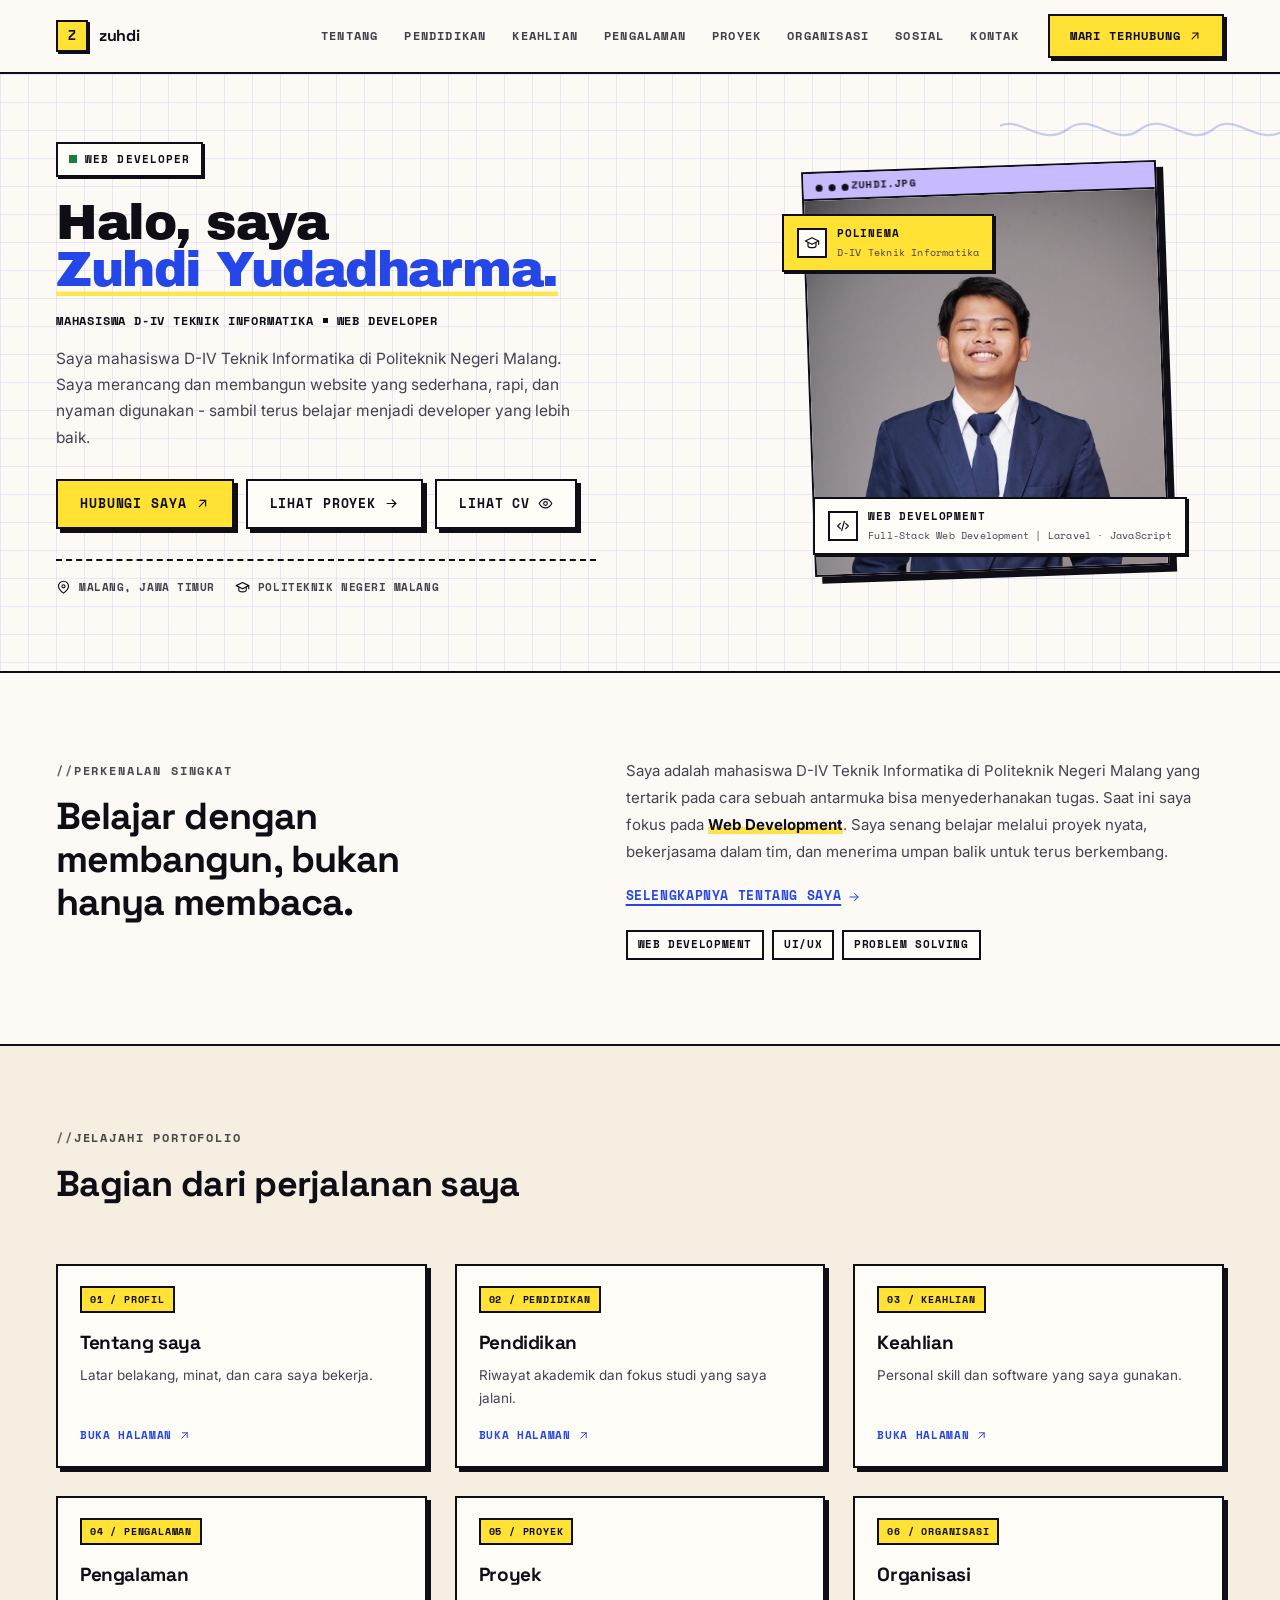
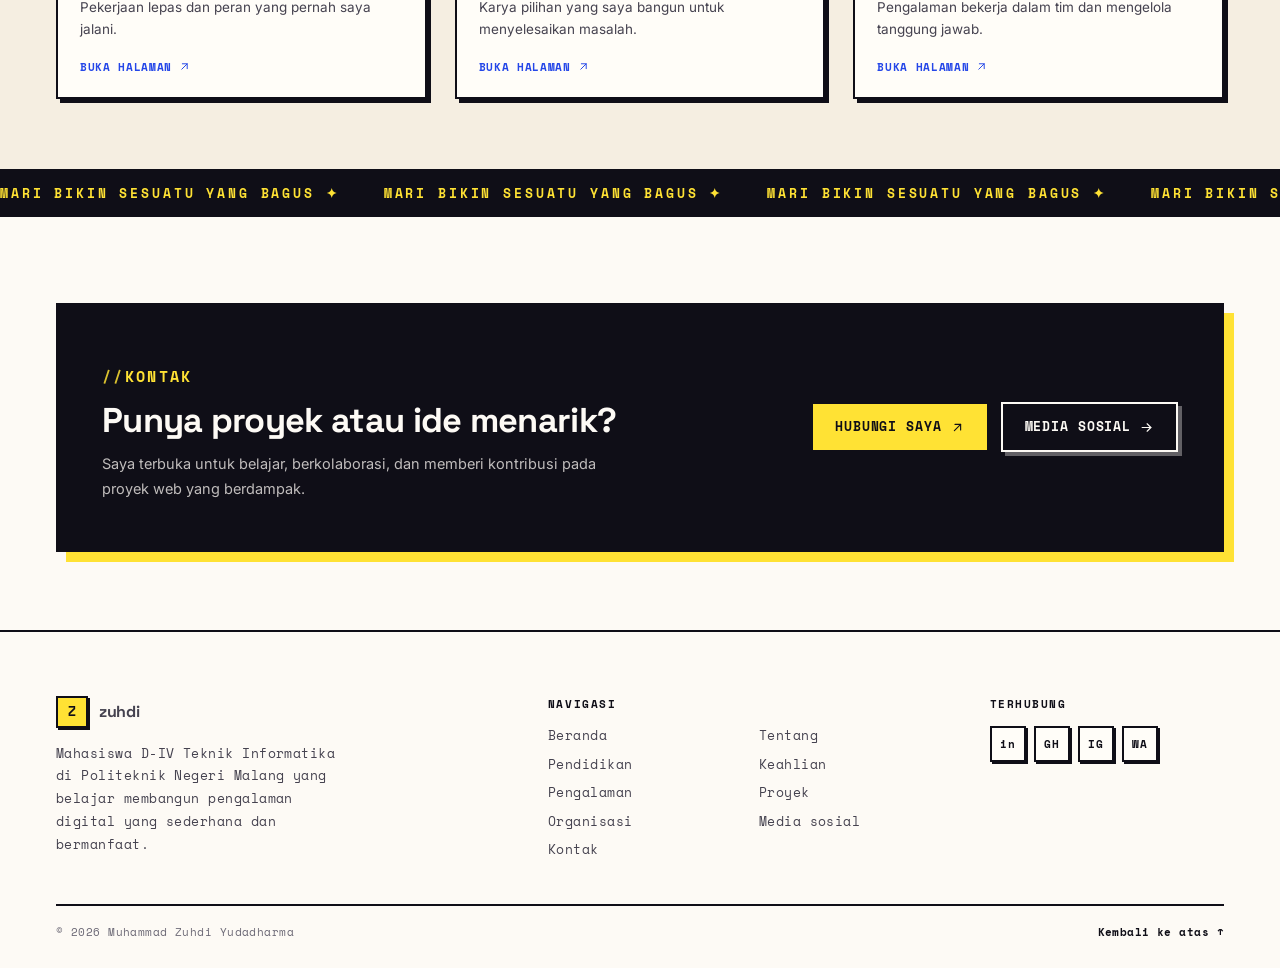
<file: index.html>
<!DOCTYPE html>
<html lang="id" data-skin="retro">
<head>
  <meta charset="UTF-8" />
  <meta name="viewport" content="width=device-width, initial-scale=1.0" />
  <meta name="description" content="Portofolio Muhammad Zuhdi Yudadharma, mahasiswa D-IV Teknik Informatika Politeknik Negeri Malang dan web developer." />
  <meta name="theme-color" content="#fdfaf5" />
  <script defer src="https://cdn.vercel-insights.com/v1/script.js"></script>
  <script>/* Skin retro hanya punya tema terang: lewati penerapan tema gelap
     agar tidak ada kedipan sebelum CSS retro dimuat. */
  (function () {
    var el = document.documentElement;
    if (el.getAttribute("data-skin") === "retro") { el.removeAttribute("data-theme"); return; }
    try {
      el.setAttribute("data-theme", localStorage.getItem("theme") || (matchMedia("(prefers-color-scheme: dark)").matches ? "dark" : "light"));
    } catch (e) {
      el.setAttribute("data-theme", "light");
    }
  })();</script>
  <link rel="icon" type="image/png" sizes="64x64" href="assets/favicon.png" />
  <link rel="icon" type="image/svg+xml" href="assets/favicon.svg" />
  <link rel="apple-touch-icon" href="assets/apple-touch-icon.png" />
  <title>Beranda - Muhammad Zuhdi Yudadharma</title>
  <link rel="preconnect" href="https://fonts.googleapis.com" />
  <link rel="preconnect" href="https://fonts.gstatic.com" crossorigin />
  <link rel="stylesheet" href="https://fonts.googleapis.com/css2?family=Archivo+Black&family=Inter:wght@400;500;600;700&family=Space+Grotesk:wght@500;700&family=Space+Mono:wght@400;700&display=swap" />
  <link rel="stylesheet" href="css/base.css" />
  <link rel="stylesheet" href="css/layout.css" />
  <link rel="stylesheet" href="css/components.css" />
  <link rel="stylesheet" href="css/home.css" />
  <link rel="stylesheet" href="css/retro.css" />
</head>
<body id="top">

<a class="skip-link" href="#main">Lewati ke konten</a>

<header class="site-header">
  <div class="container nav">
    <a class="brand" href="index.html" aria-label="Beranda Muhammad Zuhdi Yudadharma">
      <span class="brand-mark">Z</span>
      <span>zuhdi</span>
    </a>
    <button class="theme-toggle" type="button" aria-label="Ganti mode gelap atau terang" aria-pressed="false">
      <svg class="icon icon-moon" viewBox="0 0 24 24" aria-hidden="true"><path d="M12 3a6 6 0 0 0 9 9 9 9 0 1 1-9-9Z"/></svg>
      <svg class="icon icon-sun" viewBox="0 0 24 24" aria-hidden="true"><circle cx="12" cy="12" r="4"/><path d="M12 2v2"/><path d="M12 20v2"/><path d="m4.9 4.9 1.4 1.4"/><path d="m17.7 17.7 1.4 1.4"/><path d="M2 12h2"/><path d="M20 12h2"/><path d="m6.3 17.7-1.4 1.4"/><path d="m19.1 4.9-1.4 1.4"/></svg>
    </button>
    <button class="menu-toggle" type="button" aria-label="Buka menu navigasi" aria-expanded="false" aria-controls="primary-nav">
      <span></span><span></span><span></span>
    </button>
    <nav class="nav-links" id="primary-nav" aria-label="Navigasi utama">
        <a class="nav-link" href="tentang.html">Tentang</a>
        <a class="nav-link" href="pendidikan.html">Pendidikan</a>
        <a class="nav-link" href="keahlian.html">Keahlian</a>
        <a class="nav-link" href="pengalaman.html">Pengalaman</a>
        <a class="nav-link" href="proyek.html">Proyek</a>
        <a class="nav-link" href="organisasi.html">Organisasi</a>
        <a class="nav-link" href="sosial.html">Sosial</a>
        <a class="nav-link" href="kontak.html">Kontak</a>
      <a class="nav-cta" href="kontak.html">Mari terhubung <svg class="icon" viewBox="0 0 24 24" aria-hidden="true"><path d="M7 17 17 7"/><path d="M8 7h9v9"/></svg></a>
    </nav>
  </div>
</header>
<main id="main">
  <section class="hero" aria-labelledby="hero-title">
    <div class="container hero-grid">
      <div class="hero-copy">
        <p class="hero-eyebrow"><span class="status-dot"></span> Web Developer</p>
        <h1 id="hero-title">Halo, saya<br /><span>Zuhdi Yudadharma.</span></h1>
        <p class="hero-role">Mahasiswa D-IV Teknik Informatika <span class="role-dot"></span> Web Developer</p>
        <p class="hero-lede">Saya mahasiswa D-IV Teknik Informatika di Politeknik Negeri Malang. Saya merancang dan membangun website yang sederhana, rapi, dan nyaman digunakan - sambil terus belajar menjadi developer yang lebih baik.</p>
        <div class="hero-actions">
          <a class="btn btn-primary" href="kontak.html">Hubungi saya <svg class="icon" viewBox="0 0 24 24" aria-hidden="true"><path d="M7 17 17 7"/><path d="M8 7h9v9"/></svg></a>
          <a class="btn btn-secondary" href="proyek.html">Lihat proyek <svg class="icon" viewBox="0 0 24 24" aria-hidden="true"><path d="M5 12h14"/><path d="m13 6 6 6-6 6"/></svg></a>
          <a class="btn btn-secondary" href="assets/cv_zuhdi.pdf" target="_blank" rel="noopener">Lihat CV <svg class="icon" viewBox="0 0 24 24" aria-hidden="true"><path d="M2 12s3.5-7 10-7 10 7 10 7-3.5 7-10 7-10-7-10-7Z"/><circle cx="12" cy="12" r="3"/></svg></a>
        </div>
        <div class="hero-meta">
          <span><svg class="icon" viewBox="0 0 24 24" aria-hidden="true"><path d="M20 10c0 5-8 11-8 11S4 15 4 10a8 8 0 1 1 16 0Z"/><circle cx="12" cy="10" r="2.5"/></svg> Malang, Jawa Timur</span>
          <span><svg class="icon" viewBox="0 0 24 24" aria-hidden="true"><path d="m22 9-10-5L2 9l10 5 10-5Z"/><path d="M6 11.5V16c0 1.7 2.7 3 6 3s6-1.3 6-3v-4.5"/><path d="M22 9v5"/></svg> Politeknik Negeri Malang</span>
        </div>
      </div>
      <div class="hero-visual">
        <div class="portrait-wrap">
          <div class="portrait">
            <img class="portrait-img" src="assets/foto-zuhdi.jpg" alt="Foto Muhammad Zuhdi Yudadharma" width="900" height="1026" />
          </div>
          <div class="float-card float-card--top">
            <span class="float-icon"><svg class="icon" viewBox="0 0 24 24" aria-hidden="true"><path d="m22 9-10-5L2 9l10 5 10-5Z"/><path d="M6 11.5V16c0 1.7 2.7 3 6 3s6-1.3 6-3v-4.5"/><path d="M22 9v5"/></svg></span>
            <div class="float-copy"><strong>Polinema</strong><small>D-IV Teknik Informatika</small></div>
          </div>
          <div class="float-card float-card--bottom">
            <span class="float-icon"><svg class="icon" viewBox="0 0 24 24" aria-hidden="true"><path d="m8 8-4 4 4 4"/><path d="m16 8 4 4-4 4"/><path d="m14 5-4 14"/></svg></span>
            <div class="float-copy"><strong>Web Development</strong><small>Full-Stack Web Development | Laravel · JavaScript</small></div>
          </div>
        </div>
      </div>
    </div>
  </section>

  <section class="home-intro">
    <div class="container home-intro-grid">
      <div>
        <p class="eyebrow">Perkenalan singkat</p>
        <h2>Belajar dengan membangun, bukan hanya membaca.</h2>
      </div>
      <div class="home-intro-copy">
        <p>Saya adalah mahasiswa D-IV Teknik Informatika di Politeknik Negeri Malang yang tertarik pada cara sebuah antarmuka bisa menyederhanakan tugas. Saat ini saya fokus pada <strong>Web Development</strong>. Saya senang belajar melalui proyek nyata, bekerjasama dalam tim, dan menerima umpan balik untuk terus berkembang.</p>
        <a class="text-link" href="tentang.html">Selengkapnya tentang saya <svg class="icon" viewBox="0 0 24 24" aria-hidden="true"><path d="M5 12h14"/><path d="m13 6 6 6-6 6"/></svg></a>
        <div class="tags home-facts">
          <span class="tag">Web Development</span>
          <span class="tag">UI/UX</span>
          <span class="tag">Problem Solving</span>
        </div>
      </div>
    </div>
  </section>

  <section class="home-explore">
    <div class="container">
      <div class="section-heading">
        <div class="section-title-wrap">
          <p class="eyebrow">Jelajahi portofolio</p>
          <h2>Bagian dari perjalanan saya</h2>
        </div>
      </div>
      <div class="explore-grid">
        <a class="explore-card" href="tentang.html">
          <span class="explore-number">01 / PROFIL</span>
          <h3>Tentang saya</h3>
          <p>Latar belakang, minat, dan cara saya bekerja.</p>
          <span class="explore-arrow">Buka halaman <svg class="icon" viewBox="0 0 24 24" aria-hidden="true"><path d="M7 17 17 7"/><path d="M8 7h9v9"/></svg></span>
        </a>
        <a class="explore-card" href="pendidikan.html">
          <span class="explore-number">02 / PENDIDIKAN</span>
          <h3>Pendidikan</h3>
          <p>Riwayat akademik dan fokus studi yang saya jalani.</p>
          <span class="explore-arrow">Buka halaman <svg class="icon" viewBox="0 0 24 24" aria-hidden="true"><path d="M7 17 17 7"/><path d="M8 7h9v9"/></svg></span>
        </a>
        <a class="explore-card" href="keahlian.html">
          <span class="explore-number">03 / KEAHLIAN</span>
          <h3>Keahlian</h3>
          <p>Personal skill dan software yang saya gunakan.</p>
          <span class="explore-arrow">Buka halaman <svg class="icon" viewBox="0 0 24 24" aria-hidden="true"><path d="M7 17 17 7"/><path d="M8 7h9v9"/></svg></span>
        </a>
        <a class="explore-card" href="pengalaman.html">
          <span class="explore-number">04 / PENGALAMAN</span>
          <h3>Pengalaman</h3>
          <p>Pekerjaan lepas dan peran yang pernah saya jalani.</p>
          <span class="explore-arrow">Buka halaman <svg class="icon" viewBox="0 0 24 24" aria-hidden="true"><path d="M7 17 17 7"/><path d="M8 7h9v9"/></svg></span>
        </a>
        <a class="explore-card" href="proyek.html">
          <span class="explore-number">05 / PROYEK</span>
          <h3>Proyek</h3>
          <p>Karya pilihan yang saya bangun untuk menyelesaikan masalah.</p>
          <span class="explore-arrow">Buka halaman <svg class="icon" viewBox="0 0 24 24" aria-hidden="true"><path d="M7 17 17 7"/><path d="M8 7h9v9"/></svg></span>
        </a>
        <a class="explore-card" href="organisasi.html">
          <span class="explore-number">06 / ORGANISASI</span>
          <h3>Organisasi</h3>
          <p>Pengalaman bekerja dalam tim dan mengelola tanggung jawab.</p>
          <span class="explore-arrow">Buka halaman <svg class="icon" viewBox="0 0 24 24" aria-hidden="true"><path d="M7 17 17 7"/><path d="M8 7h9v9"/></svg></span>
        </a>
      </div>
    </div>
  </section>

  <section class="home-cta">
    <div class="marquee" aria-hidden="true">
      <div class="marquee-track">
        <div class="marquee-chunk">
          <span>Mari bikin sesuatu yang bagus ✦</span><span>Mari bikin sesuatu yang bagus ✦</span><span>Mari bikin sesuatu yang bagus ✦</span>
        </div>
        <div class="marquee-chunk">
          <span>Mari bikin sesuatu yang bagus ✦</span><span>Mari bikin sesuatu yang bagus ✦</span><span>Mari bikin sesuatu yang bagus ✦</span>
        </div>
      </div>
    </div>
    <div class="container">
      <div class="cta-panel">
        <div>
          <p class="eyebrow">Kontak</p>
          <h2>Punya proyek atau ide menarik?</h2>
          <p>Saya terbuka untuk belajar, berkolaborasi, dan memberi kontribusi pada proyek web yang berdampak.</p>
        </div>
        <div class="cta-actions">
          <a class="btn btn-primary" href="kontak.html">Hubungi saya <svg class="icon" viewBox="0 0 24 24" aria-hidden="true"><path d="M7 17 17 7"/><path d="M8 7h9v9"/></svg></a>
          <a class="btn btn-secondary" href="sosial.html">Media sosial <svg class="icon" viewBox="0 0 24 24" aria-hidden="true"><path d="M5 12h14"/><path d="m13 6 6 6-6 6"/></svg></a>
        </div>
      </div>
    </div>
  </section>
</main>

<footer class="site-footer">
  <div class="container footer-main">
    <div class="footer-brand">
      <a class="brand" href="index.html">
        <span class="brand-mark">Z</span>
        <span>zuhdi</span>
      </a>
      <p>Mahasiswa D-IV Teknik Informatika di Politeknik Negeri Malang yang belajar membangun pengalaman digital yang sederhana dan bermanfaat.</p>
    </div>
    <div>
      <p class="footer-title">Navigasi</p>
      <div class="footer-links">
        <a href="index.html">Beranda</a>
        <a href="tentang.html">Tentang</a>
        <a href="pendidikan.html">Pendidikan</a>
        <a href="keahlian.html">Keahlian</a>
        <a href="pengalaman.html">Pengalaman</a>
        <a href="proyek.html">Proyek</a>
        <a href="organisasi.html">Organisasi</a>
        <a href="sosial.html">Media sosial</a>
        <a href="kontak.html">Kontak</a>
      </div>
    </div>
    <div>
      <p class="footer-title">Terhubung</p>
      <div class="footer-social">
        <a href="https://www.linkedin.com/in/muhammad-zuhdi-y/" target="_blank" rel="noopener noreferrer" aria-label="LinkedIn"><span class="social-monogram">in</span></a>
        <a href="https://github.com/Zuhdiaja" target="_blank" rel="noopener noreferrer" aria-label="GitHub"><span class="social-monogram">GH</span></a>
        <a href="https://www.instagram.com/zxdhiy/" target="_blank" rel="noopener noreferrer" aria-label="Instagram"><span class="social-monogram">IG</span></a>
        <a href="https://wa.me/6285608797716" target="_blank" rel="noopener noreferrer" aria-label="WhatsApp"><span class="social-monogram">WA</span></a>
      </div>
    </div>
  </div>
  <div class="container footer-bottom">
    <span>© <span id="year">2026</span> Muhammad Zuhdi Yudadharma</span>
    <a href="#top">Kembali ke atas ↑</a>
  </div>
</footer>

<script src="js/navigation.js"></script>

</body>
</html>
</file>
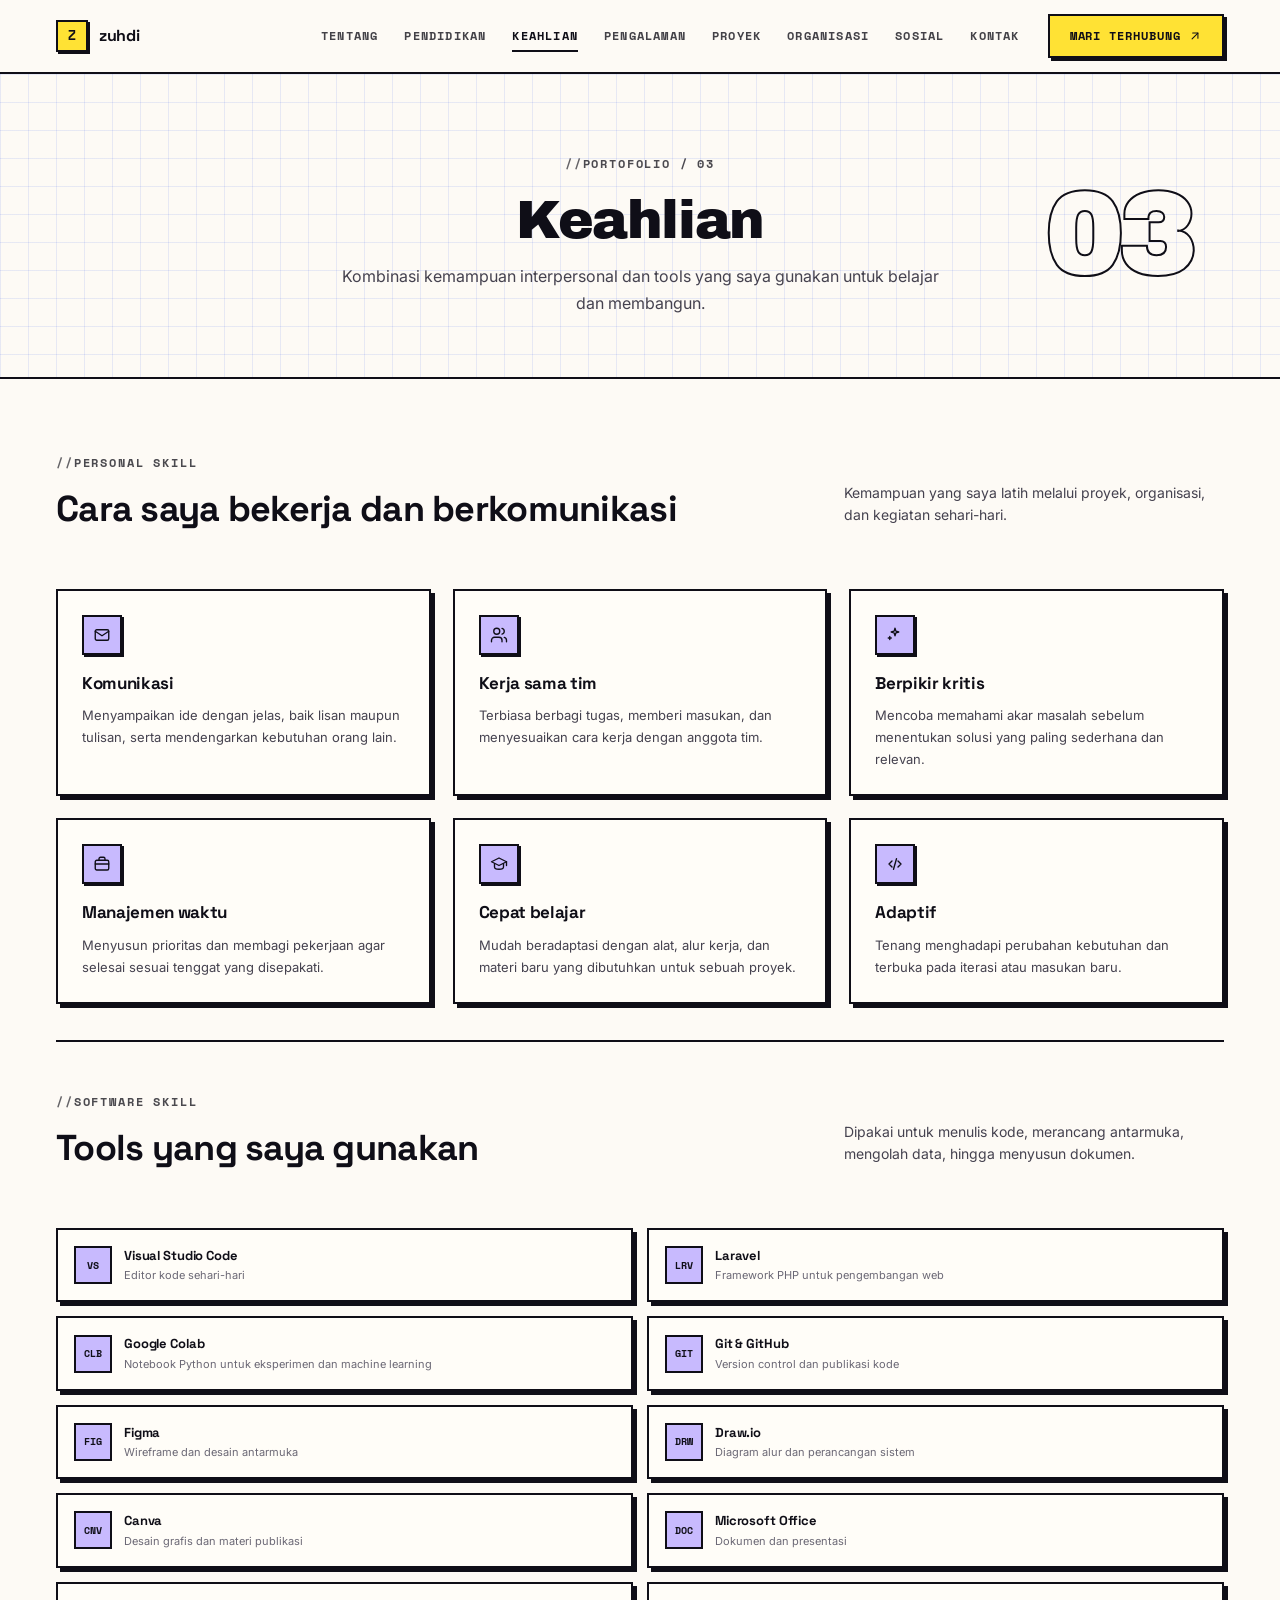
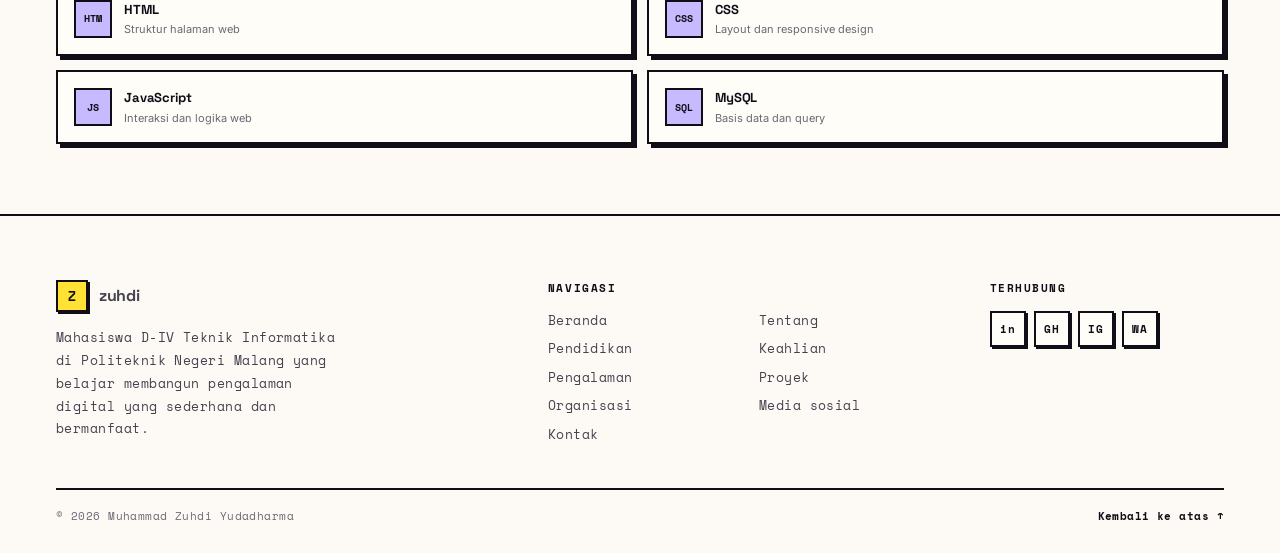
<file: keahlian.html>
<!DOCTYPE html>
<html lang="id" data-skin="retro">
<head>
  <meta charset="UTF-8" />
  <meta name="viewport" content="width=device-width, initial-scale=1.0" />
  <meta name="description" content="Personal skill dan software skill Muhammad Zuhdi Yudadharma." />
  <meta name="theme-color" content="#fdfaf5" />
  <script defer src="https://cdn.vercel-insights.com/v1/script.js"></script>
  <script>/* Skin retro hanya punya tema terang: lewati penerapan tema gelap
     agar tidak ada kedipan sebelum CSS retro dimuat. */
  (function () {
    var el = document.documentElement;
    if (el.getAttribute("data-skin") === "retro") { el.removeAttribute("data-theme"); return; }
    try {
      el.setAttribute("data-theme", localStorage.getItem("theme") || (matchMedia("(prefers-color-scheme: dark)").matches ? "dark" : "light"));
    } catch (e) {
      el.setAttribute("data-theme", "light");
    }
  })();</script>
  <link rel="icon" type="image/png" sizes="64x64" href="assets/favicon.png" />
  <link rel="icon" type="image/svg+xml" href="assets/favicon.svg" />
  <link rel="apple-touch-icon" href="assets/apple-touch-icon.png" />
  <title>Keahlian - Muhammad Zuhdi Yudadharma</title>
  <link rel="preconnect" href="https://fonts.googleapis.com" />
  <link rel="preconnect" href="https://fonts.gstatic.com" crossorigin />
  <link rel="stylesheet" href="https://fonts.googleapis.com/css2?family=Archivo+Black&family=Inter:wght@400;500;600;700&family=Space+Grotesk:wght@500;700&family=Space+Mono:wght@400;700&display=swap" />
  <link rel="stylesheet" href="css/base.css" />
  <link rel="stylesheet" href="css/layout.css" />
  <link rel="stylesheet" href="css/components.css" />
  <link rel="stylesheet" href="css/keahlian.css" />
  <link rel="stylesheet" href="css/retro.css" />
</head>
<body id="top">

<a class="skip-link" href="#main">Lewati ke konten</a>

<header class="site-header">
  <div class="container nav">
    <a class="brand" href="index.html" aria-label="Beranda Muhammad Zuhdi Yudadharma">
      <span class="brand-mark">Z</span>
      <span>zuhdi</span>
    </a>
    <button class="theme-toggle" type="button" aria-label="Ganti mode gelap atau terang" aria-pressed="false">
      <svg class="icon icon-moon" viewBox="0 0 24 24" aria-hidden="true"><path d="M12 3a6 6 0 0 0 9 9 9 9 0 1 1-9-9Z"/></svg>
      <svg class="icon icon-sun" viewBox="0 0 24 24" aria-hidden="true"><circle cx="12" cy="12" r="4"/><path d="M12 2v2"/><path d="M12 20v2"/><path d="m4.9 4.9 1.4 1.4"/><path d="m17.7 17.7 1.4 1.4"/><path d="M2 12h2"/><path d="M20 12h2"/><path d="m6.3 17.7-1.4 1.4"/><path d="m19.1 4.9-1.4 1.4"/></svg>
    </button>
    <button class="menu-toggle" type="button" aria-label="Buka menu navigasi" aria-expanded="false" aria-controls="primary-nav">
      <span></span><span></span><span></span>
    </button>
    <nav class="nav-links" id="primary-nav" aria-label="Navigasi utama">
        <a class="nav-link" href="tentang.html">Tentang</a>
        <a class="nav-link" href="pendidikan.html">Pendidikan</a>
        <a class="nav-link active" href="keahlian.html" aria-current="page">Keahlian</a>
        <a class="nav-link" href="pengalaman.html">Pengalaman</a>
        <a class="nav-link" href="proyek.html">Proyek</a>
        <a class="nav-link" href="organisasi.html">Organisasi</a>
        <a class="nav-link" href="sosial.html">Sosial</a>
        <a class="nav-link" href="kontak.html">Kontak</a>
      <a class="nav-cta" href="kontak.html">Mari terhubung <svg class="icon" viewBox="0 0 24 24" aria-hidden="true"><path d="M7 17 17 7"/><path d="M8 7h9v9"/></svg></a>
    </nav>
  </div>
</header>
<main id="main">
  <section class="page-hero">
    <div class="container page-hero-grid">
      <div>
        <p class="eyebrow">Portofolio / 03</p>
        <h1>Keahlian</h1>
        <p class="page-desc">Kombinasi kemampuan interpersonal dan tools yang saya gunakan untuk belajar dan membangun.</p>
      </div>
      <span class="page-number" aria-hidden="true">03</span>
    </div>
  </section>
  <section class="page-content">
    <div class="container">
      <div class="skill-block">
        <div class="section-heading">
          <div class="section-title-wrap">
            <p class="eyebrow">Personal skill</p>
            <h2>Cara saya bekerja dan berkomunikasi</h2>
          </div>
          <p class="section-desc">Kemampuan yang saya latih melalui proyek, organisasi, dan kegiatan sehari-hari.</p>
        </div>
        <div class="soft-grid">
          <article class="soft-card">
            <span class="icon-box"><svg class="icon" viewBox="0 0 24 24" aria-hidden="true"><rect x="3" y="5" width="18" height="14" rx="2"/><path d="m3 7 9 6 9-6"/></svg></span>
            <h3>Komunikasi</h3>
            <p>Menyampaikan ide dengan jelas, baik lisan maupun tulisan, serta mendengarkan kebutuhan orang lain.</p>
          </article>
          <article class="soft-card">
            <span class="icon-box"><svg class="icon" viewBox="0 0 24 24" aria-hidden="true"><path d="M16 21v-2a4 4 0 0 0-4-4H6a4 4 0 0 0-4 4v2"/><circle cx="9" cy="7" r="4"/><path d="M22 21v-2a4 4 0 0 0-3-3.87"/><path d="M16 3.13a4 4 0 0 1 0 7.75"/></svg></span>
            <h3>Kerja sama tim</h3>
            <p>Terbiasa berbagi tugas, memberi masukan, dan menyesuaikan cara kerja dengan anggota tim.</p>
          </article>
          <article class="soft-card">
            <span class="icon-box"><svg class="icon" viewBox="0 0 24 24" aria-hidden="true"><path d="m12 3-1.2 3.8L7 8l3.8 1.2L12 13l1.2-3.8L17 8l-3.8-1.2L12 3Z"/><path d="M5 14v4"/><path d="M3 16h4"/></svg></span>
            <h3>Berpikir kritis</h3>
            <p>Mencoba memahami akar masalah sebelum menentukan solusi yang paling sederhana dan relevan.</p>
          </article>
          <article class="soft-card">
            <span class="icon-box"><svg class="icon" viewBox="0 0 24 24" aria-hidden="true"><rect x="3" y="7" width="18" height="13" rx="2"/><path d="M8 7V5a2 2 0 0 1 2-2h4a2 2 0 0 1 2 2v2"/><path d="M3 12h18"/></svg></span>
            <h3>Manajemen waktu</h3>
            <p>Menyusun prioritas dan membagi pekerjaan agar selesai sesuai tenggat yang disepakati.</p>
          </article>
          <article class="soft-card">
            <span class="icon-box"><svg class="icon" viewBox="0 0 24 24" aria-hidden="true"><path d="m22 9-10-5L2 9l10 5 10-5Z"/><path d="M6 11.5V16c0 1.7 2.7 3 6 3s6-1.3 6-3v-4.5"/><path d="M22 9v5"/></svg></span>
            <h3>Cepat belajar</h3>
            <p>Mudah beradaptasi dengan alat, alur kerja, dan materi baru yang dibutuhkan untuk sebuah proyek.</p>
          </article>
          <article class="soft-card">
            <span class="icon-box"><svg class="icon" viewBox="0 0 24 24" aria-hidden="true"><path d="m8 8-4 4 4 4"/><path d="m16 8 4 4-4 4"/><path d="m14 5-4 14"/></svg></span>
            <h3>Adaptif</h3>
            <p>Tenang menghadapi perubahan kebutuhan dan terbuka pada iterasi atau masukan baru.</p>
          </article>
        </div>
      </div>
      <div class="skill-block">
        <div class="section-heading">
          <div class="section-title-wrap">
            <p class="eyebrow">Software skill</p>
            <h2>Tools yang saya gunakan</h2>
          </div>
          <p class="section-desc">Dipakai untuk menulis kode, merancang antarmuka, mengolah data, hingga menyusun dokumen.</p>
        </div>
        <div class="software-grid">
          <div class="software-card"><div class="software-top"><span class="sw-badge">VS</span><div class="software-name"><strong>Visual Studio Code</strong><small>Editor kode sehari-hari</small></div></div></div>
          <div class="software-card"><div class="software-top"><span class="sw-badge">LRV</span><div class="software-name"><strong>Laravel</strong><small>Framework PHP untuk pengembangan web</small></div></div></div>
          <div class="software-card"><div class="software-top"><span class="sw-badge">CLB</span><div class="software-name"><strong>Google Colab</strong><small>Notebook Python untuk eksperimen dan machine learning</small></div></div></div>
          <div class="software-card"><div class="software-top"><span class="sw-badge">GIT</span><div class="software-name"><strong>Git &amp; GitHub</strong><small>Version control dan publikasi kode</small></div></div></div>
          <div class="software-card"><div class="software-top"><span class="sw-badge">FIG</span><div class="software-name"><strong>Figma</strong><small>Wireframe dan desain antarmuka</small></div></div></div>
          <div class="software-card"><div class="software-top"><span class="sw-badge">DRW</span><div class="software-name"><strong>Draw.io</strong><small>Diagram alur dan perancangan sistem</small></div></div></div>
          <div class="software-card"><div class="software-top"><span class="sw-badge">CNV</span><div class="software-name"><strong>Canva</strong><small>Desain grafis dan materi publikasi</small></div></div></div>
          <div class="software-card"><div class="software-top"><span class="sw-badge">DOC</span><div class="software-name"><strong>Microsoft Office</strong><small>Dokumen dan presentasi</small></div></div></div>
          <div class="software-card"><div class="software-top"><span class="sw-badge">HTM</span><div class="software-name"><strong>HTML</strong><small>Struktur halaman web</small></div></div></div>
          <div class="software-card"><div class="software-top"><span class="sw-badge">CSS</span><div class="software-name"><strong>CSS</strong><small>Layout dan responsive design</small></div></div></div>
          <div class="software-card"><div class="software-top"><span class="sw-badge">JS</span><div class="software-name"><strong>JavaScript</strong><small>Interaksi dan logika web</small></div></div></div>
          <div class="software-card"><div class="software-top"><span class="sw-badge">SQL</span><div class="software-name"><strong>MySQL</strong><small>Basis data dan query</small></div></div></div>
        </div>
      </div>
    </div>
  </section>
</main>

<footer class="site-footer">
  <div class="container footer-main">
    <div class="footer-brand">
      <a class="brand" href="index.html">
        <span class="brand-mark">Z</span>
        <span>zuhdi</span>
      </a>
      <p>Mahasiswa D-IV Teknik Informatika di Politeknik Negeri Malang yang belajar membangun pengalaman digital yang sederhana dan bermanfaat.</p>
    </div>
    <div>
      <p class="footer-title">Navigasi</p>
      <div class="footer-links">
        <a href="index.html">Beranda</a>
        <a href="tentang.html">Tentang</a>
        <a href="pendidikan.html">Pendidikan</a>
        <a href="keahlian.html">Keahlian</a>
        <a href="pengalaman.html">Pengalaman</a>
        <a href="proyek.html">Proyek</a>
        <a href="organisasi.html">Organisasi</a>
        <a href="sosial.html">Media sosial</a>
        <a href="kontak.html">Kontak</a>
      </div>
    </div>
    <div>
      <p class="footer-title">Terhubung</p>
      <div class="footer-social">
        <a href="https://www.linkedin.com/in/muhammad-zuhdi-y/" target="_blank" rel="noopener noreferrer" aria-label="LinkedIn"><span class="social-monogram">in</span></a>
        <a href="https://github.com/Zuhdiaja" target="_blank" rel="noopener noreferrer" aria-label="GitHub"><span class="social-monogram">GH</span></a>
        <a href="https://www.instagram.com/zxdhiy/" target="_blank" rel="noopener noreferrer" aria-label="Instagram"><span class="social-monogram">IG</span></a>
        <a href="https://wa.me/6285608797716" target="_blank" rel="noopener noreferrer" aria-label="WhatsApp"><span class="social-monogram">WA</span></a>
      </div>
    </div>
  </div>
  <div class="container footer-bottom">
    <span>© <span id="year">2026</span> Muhammad Zuhdi Yudadharma</span>
    <a href="#top">Kembali ke atas ↑</a>
  </div>
</footer>

<script src="js/navigation.js"></script>

</body>
</html>
</file>
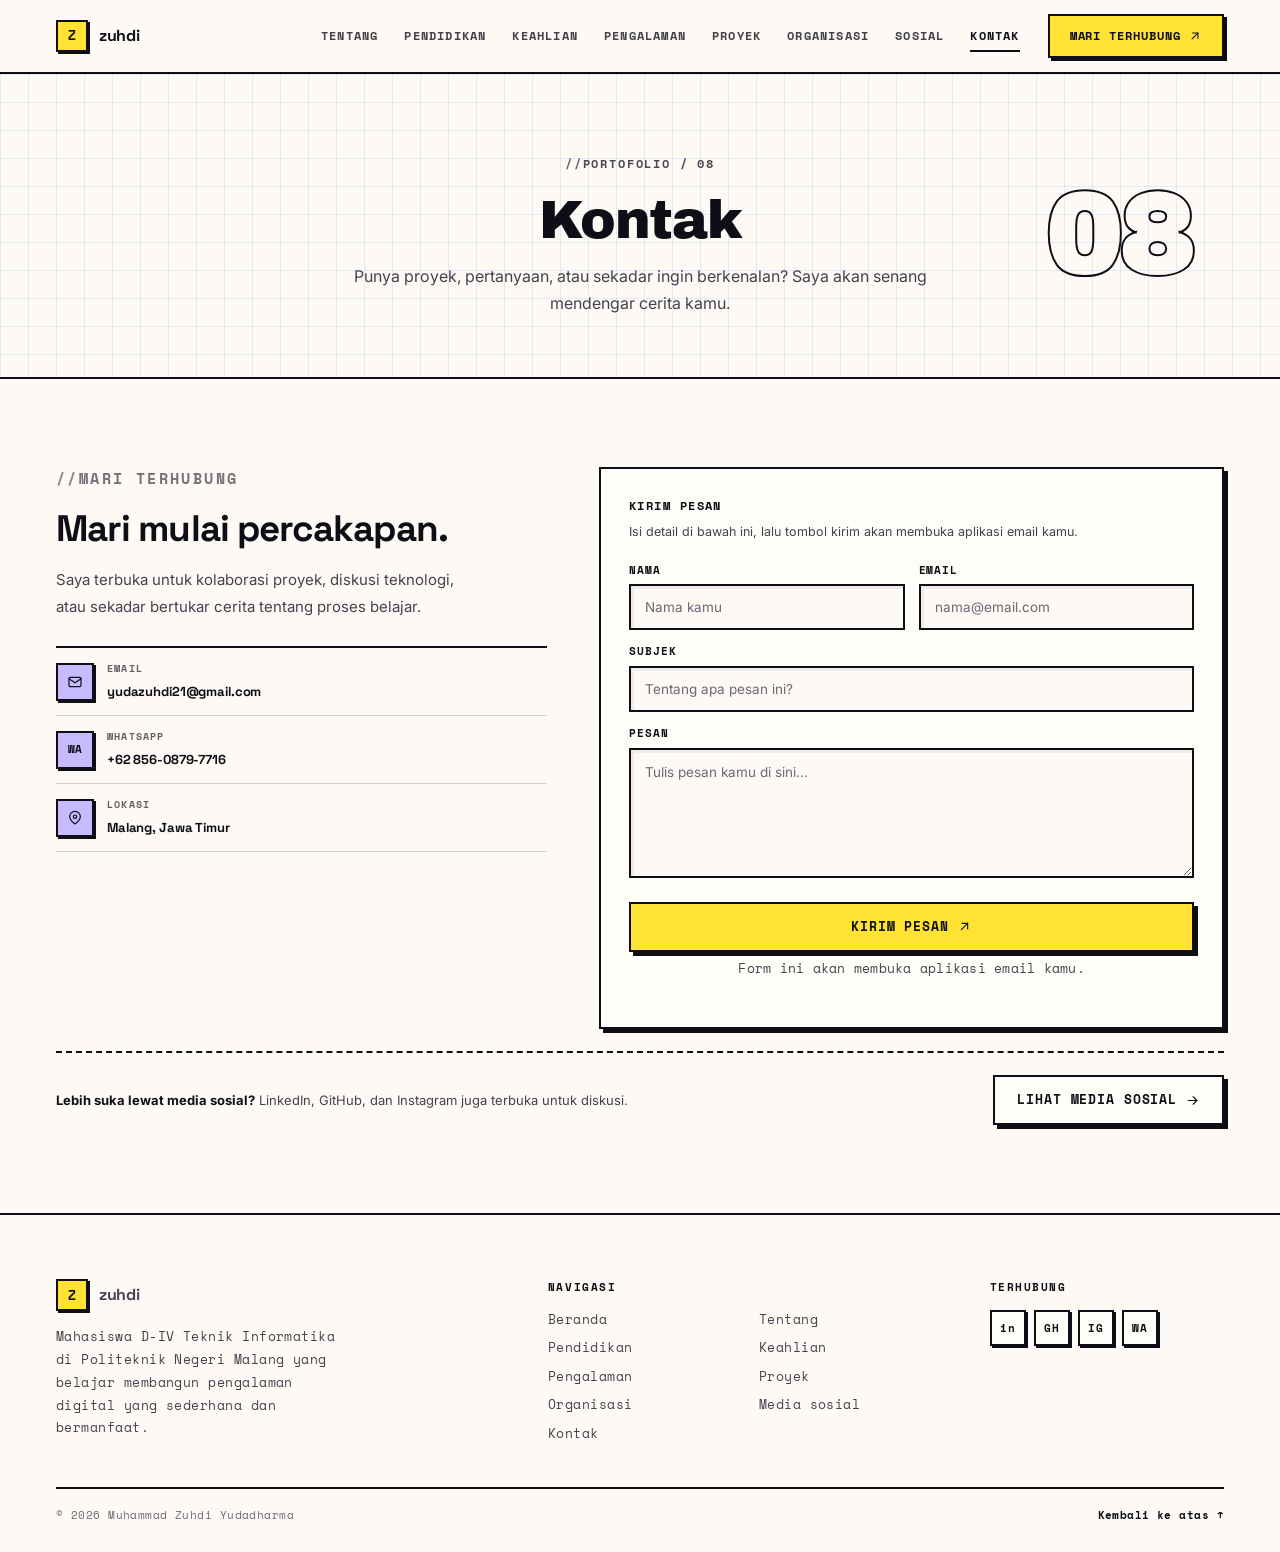
<file: kontak.html>
<!DOCTYPE html>
<html lang="id" data-skin="retro">
<head>
  <meta charset="UTF-8" />
  <meta name="viewport" content="width=device-width, initial-scale=1.0" />
  <meta name="description" content="Hubungi Muhammad Zuhdi Yudadharma untuk kolaborasi proyek." />
  <meta name="theme-color" content="#fdfaf5" />
  <script defer src="https://cdn.vercel-insights.com/v1/script.js"></script>
  <script>/* Skin retro hanya punya tema terang: lewati penerapan tema gelap
     agar tidak ada kedipan sebelum CSS retro dimuat. */
  (function () {
    var el = document.documentElement;
    if (el.getAttribute("data-skin") === "retro") { el.removeAttribute("data-theme"); return; }
    try {
      el.setAttribute("data-theme", localStorage.getItem("theme") || (matchMedia("(prefers-color-scheme: dark)").matches ? "dark" : "light"));
    } catch (e) {
      el.setAttribute("data-theme", "light");
    }
  })();</script>
  <link rel="icon" type="image/png" sizes="64x64" href="assets/favicon.png" />
  <link rel="icon" type="image/svg+xml" href="assets/favicon.svg" />
  <link rel="apple-touch-icon" href="assets/apple-touch-icon.png" />
  <title>Kontak - Muhammad Zuhdi Yudadharma</title>
  <link rel="preconnect" href="https://fonts.googleapis.com" />
  <link rel="preconnect" href="https://fonts.gstatic.com" crossorigin />
  <link rel="stylesheet" href="https://fonts.googleapis.com/css2?family=Archivo+Black&family=Inter:wght@400;500;600;700&family=Space+Grotesk:wght@500;700&family=Space+Mono:wght@400;700&display=swap" />
  <link rel="stylesheet" href="css/base.css" />
  <link rel="stylesheet" href="css/layout.css" />
  <link rel="stylesheet" href="css/components.css" />
  <link rel="stylesheet" href="css/kontak.css" />
  <link rel="stylesheet" href="css/retro.css" />
</head>
<body id="top">

<a class="skip-link" href="#main">Lewati ke konten</a>

<header class="site-header">
  <div class="container nav">
    <a class="brand" href="index.html" aria-label="Beranda Muhammad Zuhdi Yudadharma">
      <span class="brand-mark">Z</span>
      <span>zuhdi</span>
    </a>
    <button class="theme-toggle" type="button" aria-label="Ganti mode gelap atau terang" aria-pressed="false">
      <svg class="icon icon-moon" viewBox="0 0 24 24" aria-hidden="true"><path d="M12 3a6 6 0 0 0 9 9 9 9 0 1 1-9-9Z"/></svg>
      <svg class="icon icon-sun" viewBox="0 0 24 24" aria-hidden="true"><circle cx="12" cy="12" r="4"/><path d="M12 2v2"/><path d="M12 20v2"/><path d="m4.9 4.9 1.4 1.4"/><path d="m17.7 17.7 1.4 1.4"/><path d="M2 12h2"/><path d="M20 12h2"/><path d="m6.3 17.7-1.4 1.4"/><path d="m19.1 4.9-1.4 1.4"/></svg>
    </button>
    <button class="menu-toggle" type="button" aria-label="Buka menu navigasi" aria-expanded="false" aria-controls="primary-nav">
      <span></span><span></span><span></span>
    </button>
    <nav class="nav-links" id="primary-nav" aria-label="Navigasi utama">
        <a class="nav-link" href="tentang.html">Tentang</a>
        <a class="nav-link" href="pendidikan.html">Pendidikan</a>
        <a class="nav-link" href="keahlian.html">Keahlian</a>
        <a class="nav-link" href="pengalaman.html">Pengalaman</a>
        <a class="nav-link" href="proyek.html">Proyek</a>
        <a class="nav-link" href="organisasi.html">Organisasi</a>
        <a class="nav-link" href="sosial.html">Sosial</a>
        <a class="nav-link active" href="kontak.html" aria-current="page">Kontak</a>
      <a class="nav-cta" href="kontak.html">Mari terhubung <svg class="icon" viewBox="0 0 24 24" aria-hidden="true"><path d="M7 17 17 7"/><path d="M8 7h9v9"/></svg></a>
    </nav>
  </div>
</header>
<main id="main">
  <section class="page-hero">
    <div class="container page-hero-grid">
      <div>
        <p class="eyebrow">Portofolio / 08</p>
        <h1>Kontak</h1>
        <p class="page-desc">Punya proyek, pertanyaan, atau sekadar ingin berkenalan? Saya akan senang mendengar cerita kamu.</p>
      </div>
      <span class="page-number" aria-hidden="true">08</span>
    </div>
  </section>
  <section class="page-content">
    <div class="container">
      <div class="contact-layout">
        <div class="contact-copy">
          <p class="eyebrow">Mari terhubung</p>
          <h2>Mari mulai percakapan.</h2>
          <p>Saya terbuka untuk kolaborasi proyek, diskusi teknologi, atau sekadar bertukar cerita tentang proses belajar.</p>
          <div class="contact-methods">
            <a class="contact-method" href="mailto:yudazuhdi21@gmail.com">
              <span class="icon-box"><svg class="icon" viewBox="0 0 24 24" aria-hidden="true"><rect x="3" y="5" width="18" height="14" rx="2"/><path d="m3 7 9 6 9-6"/></svg></span>
              <span><small>Email</small><strong>yudazuhdi21@gmail.com</strong></span>
            </a>
            <a class="contact-method" href="https://wa.me/6285608797716" target="_blank" rel="noopener noreferrer">
              <span class="icon-box"><span class="social-monogram">WA</span></span>
              <span><small>WhatsApp</small><strong>+62 856-0879-7716</strong></span>
            </a>
            <div class="contact-method">
              <span class="icon-box"><svg class="icon" viewBox="0 0 24 24" aria-hidden="true"><path d="M20 10c0 5-8 11-8 11S4 15 4 10a8 8 0 1 1 16 0Z"/><circle cx="12" cy="10" r="2.5"/></svg></span>
              <span><small>Lokasi</small><strong>Malang, Jawa Timur</strong></span>
            </div>
          </div>
        </div>
        <form class="contact-form" id="contact-form">
          <h2>Kirim pesan</h2>
          <p>Isi detail di bawah ini, lalu tombol kirim akan membuka aplikasi email kamu.</p>
          <div class="form-row">
            <label class="field">
              <span class="field-label">Nama</span>
              <input type="text" name="nama" placeholder="Nama kamu" autocomplete="name" required />
            </label>
            <label class="field">
              <span class="field-label">Email</span>
              <input type="email" name="email" placeholder="nama@email.com" autocomplete="email" required />
            </label>
          </div>
          <label class="field">
            <span class="field-label">Subjek</span>
            <input type="text" name="subjek" placeholder="Tentang apa pesan ini?" required />
          </label>
          <label class="field">
            <span class="field-label">Pesan</span>
            <textarea name="pesan" placeholder="Tulis pesan kamu di sini..." required></textarea>
          </label>
          <button class="btn btn-primary" type="submit">Kirim pesan <svg class="icon" viewBox="0 0 24 24" aria-hidden="true"><path d="M7 17 17 7"/><path d="M8 7h9v9"/></svg></button>
          <p class="form-note" id="form-note">Form ini akan membuka aplikasi email kamu.</p>
        </form>
      </div>
      <div class="contact-alt">
        <p><strong>Lebih suka lewat media sosial?</strong> LinkedIn, GitHub, dan Instagram juga terbuka untuk diskusi.</p>
        <a class="btn btn-secondary" href="sosial.html">Lihat media sosial <svg class="icon" viewBox="0 0 24 24" aria-hidden="true"><path d="M5 12h14"/><path d="m13 6 6 6-6 6"/></svg></a>
      </div>
    </div>
  </section>
</main>

<footer class="site-footer">
  <div class="container footer-main">
    <div class="footer-brand">
      <a class="brand" href="index.html">
        <span class="brand-mark">Z</span>
        <span>zuhdi</span>
      </a>
      <p>Mahasiswa D-IV Teknik Informatika di Politeknik Negeri Malang yang belajar membangun pengalaman digital yang sederhana dan bermanfaat.</p>
    </div>
    <div>
      <p class="footer-title">Navigasi</p>
      <div class="footer-links">
        <a href="index.html">Beranda</a>
        <a href="tentang.html">Tentang</a>
        <a href="pendidikan.html">Pendidikan</a>
        <a href="keahlian.html">Keahlian</a>
        <a href="pengalaman.html">Pengalaman</a>
        <a href="proyek.html">Proyek</a>
        <a href="organisasi.html">Organisasi</a>
        <a href="sosial.html">Media sosial</a>
        <a href="kontak.html">Kontak</a>
      </div>
    </div>
    <div>
      <p class="footer-title">Terhubung</p>
      <div class="footer-social">
        <a href="https://www.linkedin.com/in/muhammad-zuhdi-y/" target="_blank" rel="noopener noreferrer" aria-label="LinkedIn"><span class="social-monogram">in</span></a>
        <a href="https://github.com/Zuhdiaja" target="_blank" rel="noopener noreferrer" aria-label="GitHub"><span class="social-monogram">GH</span></a>
        <a href="https://www.instagram.com/zxdhiy/" target="_blank" rel="noopener noreferrer" aria-label="Instagram"><span class="social-monogram">IG</span></a>
        <a href="https://wa.me/6285608797716" target="_blank" rel="noopener noreferrer" aria-label="WhatsApp"><span class="social-monogram">WA</span></a>
      </div>
    </div>
  </div>
  <div class="container footer-bottom">
    <span>© <span id="year">2026</span> Muhammad Zuhdi Yudadharma</span>
    <a href="#top">Kembali ke atas ↑</a>
  </div>
</footer>

<script src="js/navigation.js"></script>

<script src="js/contact.js"></script>
</body>
</html>
</file>
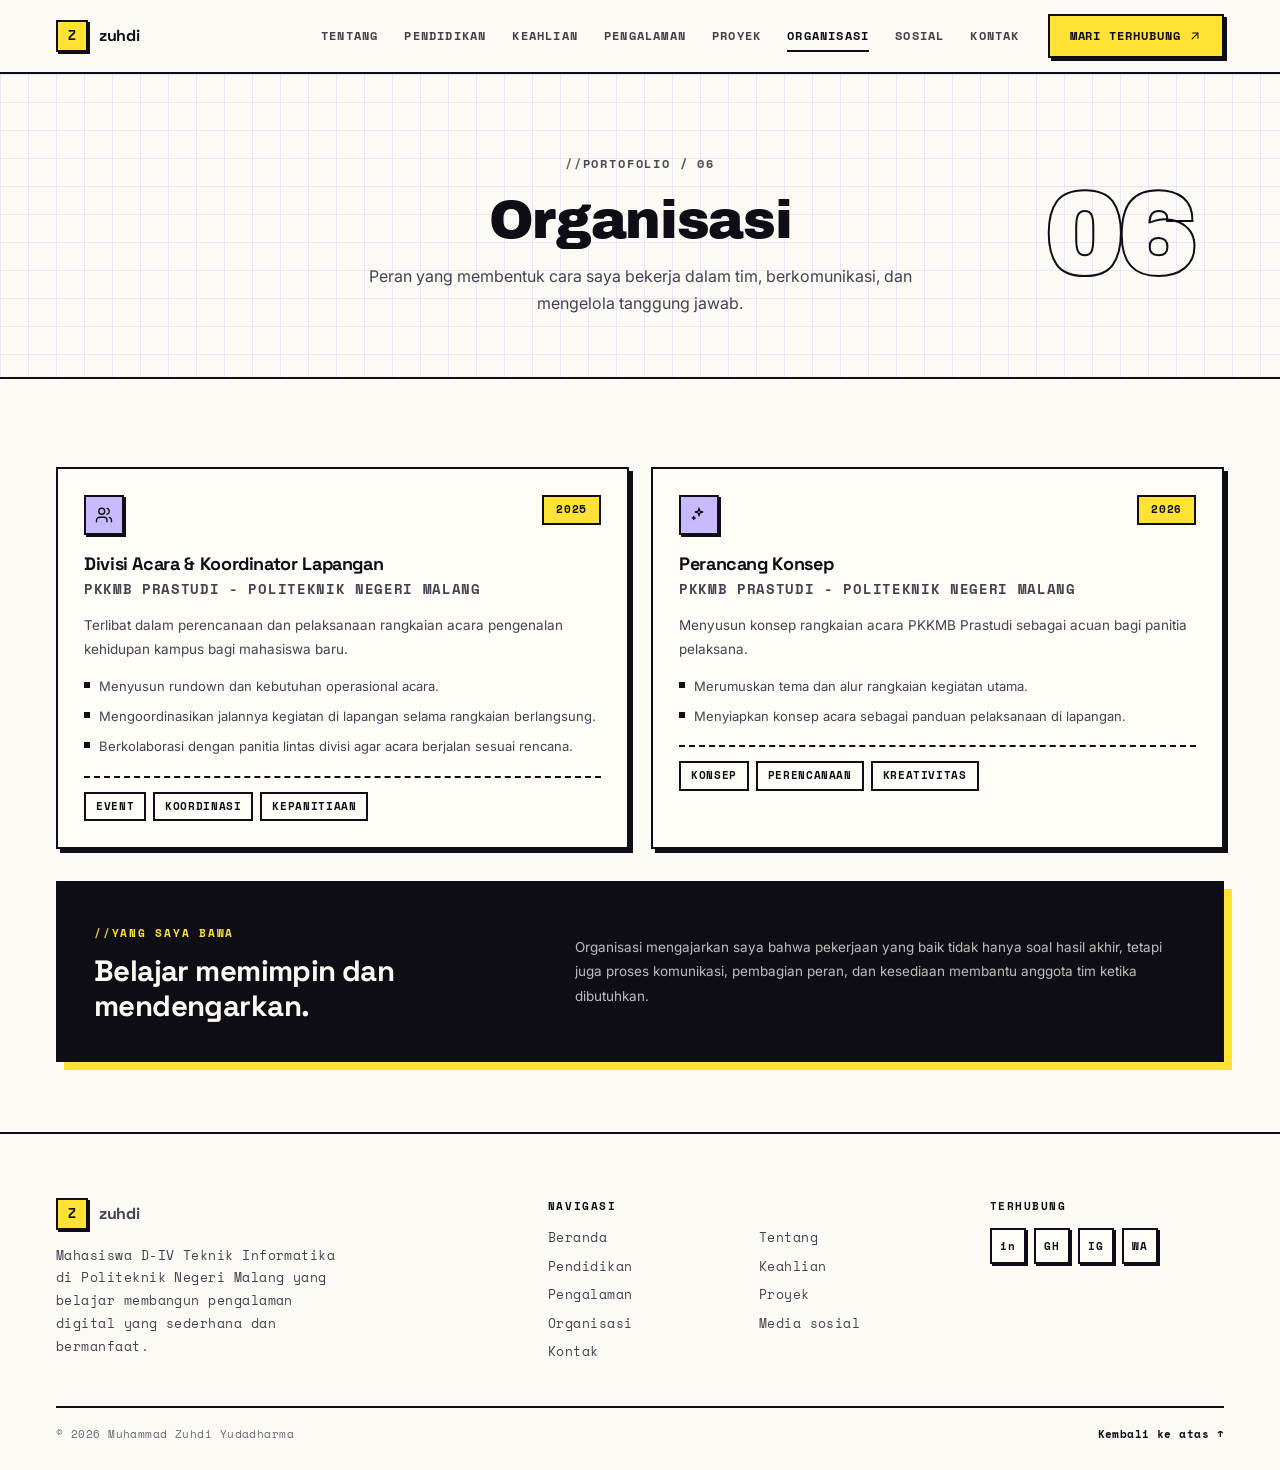
<file: organisasi.html>
<!DOCTYPE html>
<html lang="id" data-skin="retro">
<head>
  <meta charset="UTF-8" />
  <meta name="viewport" content="width=device-width, initial-scale=1.0" />
  <meta name="description" content="Pengalaman organisasi Muhammad Zuhdi Yudadharma di lingkungan kampus." />
  <meta name="theme-color" content="#fdfaf5" />
  <script defer src="https://cdn.vercel-insights.com/v1/script.js"></script>
  <script>/* Skin retro hanya punya tema terang: lewati penerapan tema gelap
     agar tidak ada kedipan sebelum CSS retro dimuat. */
  (function () {
    var el = document.documentElement;
    if (el.getAttribute("data-skin") === "retro") { el.removeAttribute("data-theme"); return; }
    try {
      el.setAttribute("data-theme", localStorage.getItem("theme") || (matchMedia("(prefers-color-scheme: dark)").matches ? "dark" : "light"));
    } catch (e) {
      el.setAttribute("data-theme", "light");
    }
  })();</script>
  <link rel="icon" type="image/png" sizes="64x64" href="assets/favicon.png" />
  <link rel="icon" type="image/svg+xml" href="assets/favicon.svg" />
  <link rel="apple-touch-icon" href="assets/apple-touch-icon.png" />
  <title>Organisasi - Muhammad Zuhdi Yudadharma</title>
  <link rel="preconnect" href="https://fonts.googleapis.com" />
  <link rel="preconnect" href="https://fonts.gstatic.com" crossorigin />
  <link rel="stylesheet" href="https://fonts.googleapis.com/css2?family=Archivo+Black&family=Inter:wght@400;500;600;700&family=Space+Grotesk:wght@500;700&family=Space+Mono:wght@400;700&display=swap" />
  <link rel="stylesheet" href="css/base.css" />
  <link rel="stylesheet" href="css/layout.css" />
  <link rel="stylesheet" href="css/components.css" />
  <link rel="stylesheet" href="css/organisasi.css" />
  <link rel="stylesheet" href="css/retro.css" />
</head>
<body id="top">

<a class="skip-link" href="#main">Lewati ke konten</a>

<header class="site-header">
  <div class="container nav">
    <a class="brand" href="index.html" aria-label="Beranda Muhammad Zuhdi Yudadharma">
      <span class="brand-mark">Z</span>
      <span>zuhdi</span>
    </a>
    <button class="theme-toggle" type="button" aria-label="Ganti mode gelap atau terang" aria-pressed="false">
      <svg class="icon icon-moon" viewBox="0 0 24 24" aria-hidden="true"><path d="M12 3a6 6 0 0 0 9 9 9 9 0 1 1-9-9Z"/></svg>
      <svg class="icon icon-sun" viewBox="0 0 24 24" aria-hidden="true"><circle cx="12" cy="12" r="4"/><path d="M12 2v2"/><path d="M12 20v2"/><path d="m4.9 4.9 1.4 1.4"/><path d="m17.7 17.7 1.4 1.4"/><path d="M2 12h2"/><path d="M20 12h2"/><path d="m6.3 17.7-1.4 1.4"/><path d="m19.1 4.9-1.4 1.4"/></svg>
    </button>
    <button class="menu-toggle" type="button" aria-label="Buka menu navigasi" aria-expanded="false" aria-controls="primary-nav">
      <span></span><span></span><span></span>
    </button>
    <nav class="nav-links" id="primary-nav" aria-label="Navigasi utama">
        <a class="nav-link" href="tentang.html">Tentang</a>
        <a class="nav-link" href="pendidikan.html">Pendidikan</a>
        <a class="nav-link" href="keahlian.html">Keahlian</a>
        <a class="nav-link" href="pengalaman.html">Pengalaman</a>
        <a class="nav-link" href="proyek.html">Proyek</a>
        <a class="nav-link active" href="organisasi.html" aria-current="page">Organisasi</a>
        <a class="nav-link" href="sosial.html">Sosial</a>
        <a class="nav-link" href="kontak.html">Kontak</a>
      <a class="nav-cta" href="kontak.html">Mari terhubung <svg class="icon" viewBox="0 0 24 24" aria-hidden="true"><path d="M7 17 17 7"/><path d="M8 7h9v9"/></svg></a>
    </nav>
  </div>
</header>
<main id="main">
  <section class="page-hero">
    <div class="container page-hero-grid">
      <div>
        <p class="eyebrow">Portofolio / 06</p>
        <h1>Organisasi</h1>
        <p class="page-desc">Peran yang membentuk cara saya bekerja dalam tim, berkomunikasi, dan mengelola tanggung jawab.</p>
      </div>
      <span class="page-number" aria-hidden="true">06</span>
    </div>
  </section>
  <section class="page-content">
    <div class="container">
      <div class="org-grid">
        <article class="org-card">
          <div class="org-top">
            <span class="icon-box"><svg class="icon" viewBox="0 0 24 24" aria-hidden="true"><path d="M16 21v-2a4 4 0 0 0-4-4H6a4 4 0 0 0-4 4v2"/><circle cx="9" cy="7" r="4"/><path d="M22 21v-2a4 4 0 0 0-3-3.87"/><path d="M16 3.13a4 4 0 0 1 0 7.75"/></svg></span>
            <span class="year-pill">2025</span>
          </div>
          <h2>Divisi Acara &amp; Koordinator Lapangan</h2>
          <p class="org-role">PKKMB Prastudi - Politeknik Negeri Malang</p>
          <p>Terlibat dalam perencanaan dan pelaksanaan rangkaian acara pengenalan kehidupan kampus bagi mahasiswa baru.</p>
          <ul class="org-points">
            <li>Menyusun rundown dan kebutuhan operasional acara.</li>
            <li>Mengoordinasikan jalannya kegiatan di lapangan selama rangkaian berlangsung.</li>
            <li>Berkolaborasi dengan panitia lintas divisi agar acara berjalan sesuai rencana.</li>
          </ul>
          <div class="org-tags"><span class="tag">Event</span><span class="tag">Koordinasi</span><span class="tag">Kepanitiaan</span></div>
        </article>
        <article class="org-card">
          <div class="org-top">
            <span class="icon-box"><svg class="icon" viewBox="0 0 24 24" aria-hidden="true"><path d="m12 3-1.2 3.8L7 8l3.8 1.2L12 13l1.2-3.8L17 8l-3.8-1.2L12 3Z"/><path d="M5 14v4"/><path d="M3 16h4"/></svg></span>
            <span class="year-pill">2026</span>
          </div>
          <h2>Perancang Konsep</h2>
          <p class="org-role">PKKMB Prastudi - Politeknik Negeri Malang</p>
          <p>Menyusun konsep rangkaian acara PKKMB Prastudi sebagai acuan bagi panitia pelaksana.</p>
          <ul class="org-points">
            <li>Merumuskan tema dan alur rangkaian kegiatan utama.</li>
            <li>Menyiapkan konsep acara sebagai panduan pelaksanaan di lapangan.</li>
          </ul>
          <div class="org-tags"><span class="tag">Konsep</span><span class="tag">Perencanaan</span><span class="tag">Kreativitas</span></div>
        </article>
      </div>
      <div class="org-note">
        <div>
          <p class="eyebrow">Yang saya bawa</p>
          <h2>Belajar memimpin dan mendengarkan.</h2>
        </div>
        <p>Organisasi mengajarkan saya bahwa pekerjaan yang baik tidak hanya soal hasil akhir, tetapi juga proses komunikasi, pembagian peran, dan kesediaan membantu anggota tim ketika dibutuhkan.</p>
      </div>
    </div>
  </section>
</main>

<footer class="site-footer">
  <div class="container footer-main">
    <div class="footer-brand">
      <a class="brand" href="index.html">
        <span class="brand-mark">Z</span>
        <span>zuhdi</span>
      </a>
      <p>Mahasiswa D-IV Teknik Informatika di Politeknik Negeri Malang yang belajar membangun pengalaman digital yang sederhana dan bermanfaat.</p>
    </div>
    <div>
      <p class="footer-title">Navigasi</p>
      <div class="footer-links">
        <a href="index.html">Beranda</a>
        <a href="tentang.html">Tentang</a>
        <a href="pendidikan.html">Pendidikan</a>
        <a href="keahlian.html">Keahlian</a>
        <a href="pengalaman.html">Pengalaman</a>
        <a href="proyek.html">Proyek</a>
        <a href="organisasi.html">Organisasi</a>
        <a href="sosial.html">Media sosial</a>
        <a href="kontak.html">Kontak</a>
      </div>
    </div>
    <div>
      <p class="footer-title">Terhubung</p>
      <div class="footer-social">
        <a href="https://www.linkedin.com/in/muhammad-zuhdi-y/" target="_blank" rel="noopener noreferrer" aria-label="LinkedIn"><span class="social-monogram">in</span></a>
        <a href="https://github.com/Zuhdiaja" target="_blank" rel="noopener noreferrer" aria-label="GitHub"><span class="social-monogram">GH</span></a>
        <a href="https://www.instagram.com/zxdhiy/" target="_blank" rel="noopener noreferrer" aria-label="Instagram"><span class="social-monogram">IG</span></a>
        <a href="https://wa.me/6285608797716" target="_blank" rel="noopener noreferrer" aria-label="WhatsApp"><span class="social-monogram">WA</span></a>
      </div>
    </div>
  </div>
  <div class="container footer-bottom">
    <span>© <span id="year">2026</span> Muhammad Zuhdi Yudadharma</span>
    <a href="#top">Kembali ke atas ↑</a>
  </div>
</footer>

<script src="js/navigation.js"></script>

</body>
</html>
</file>
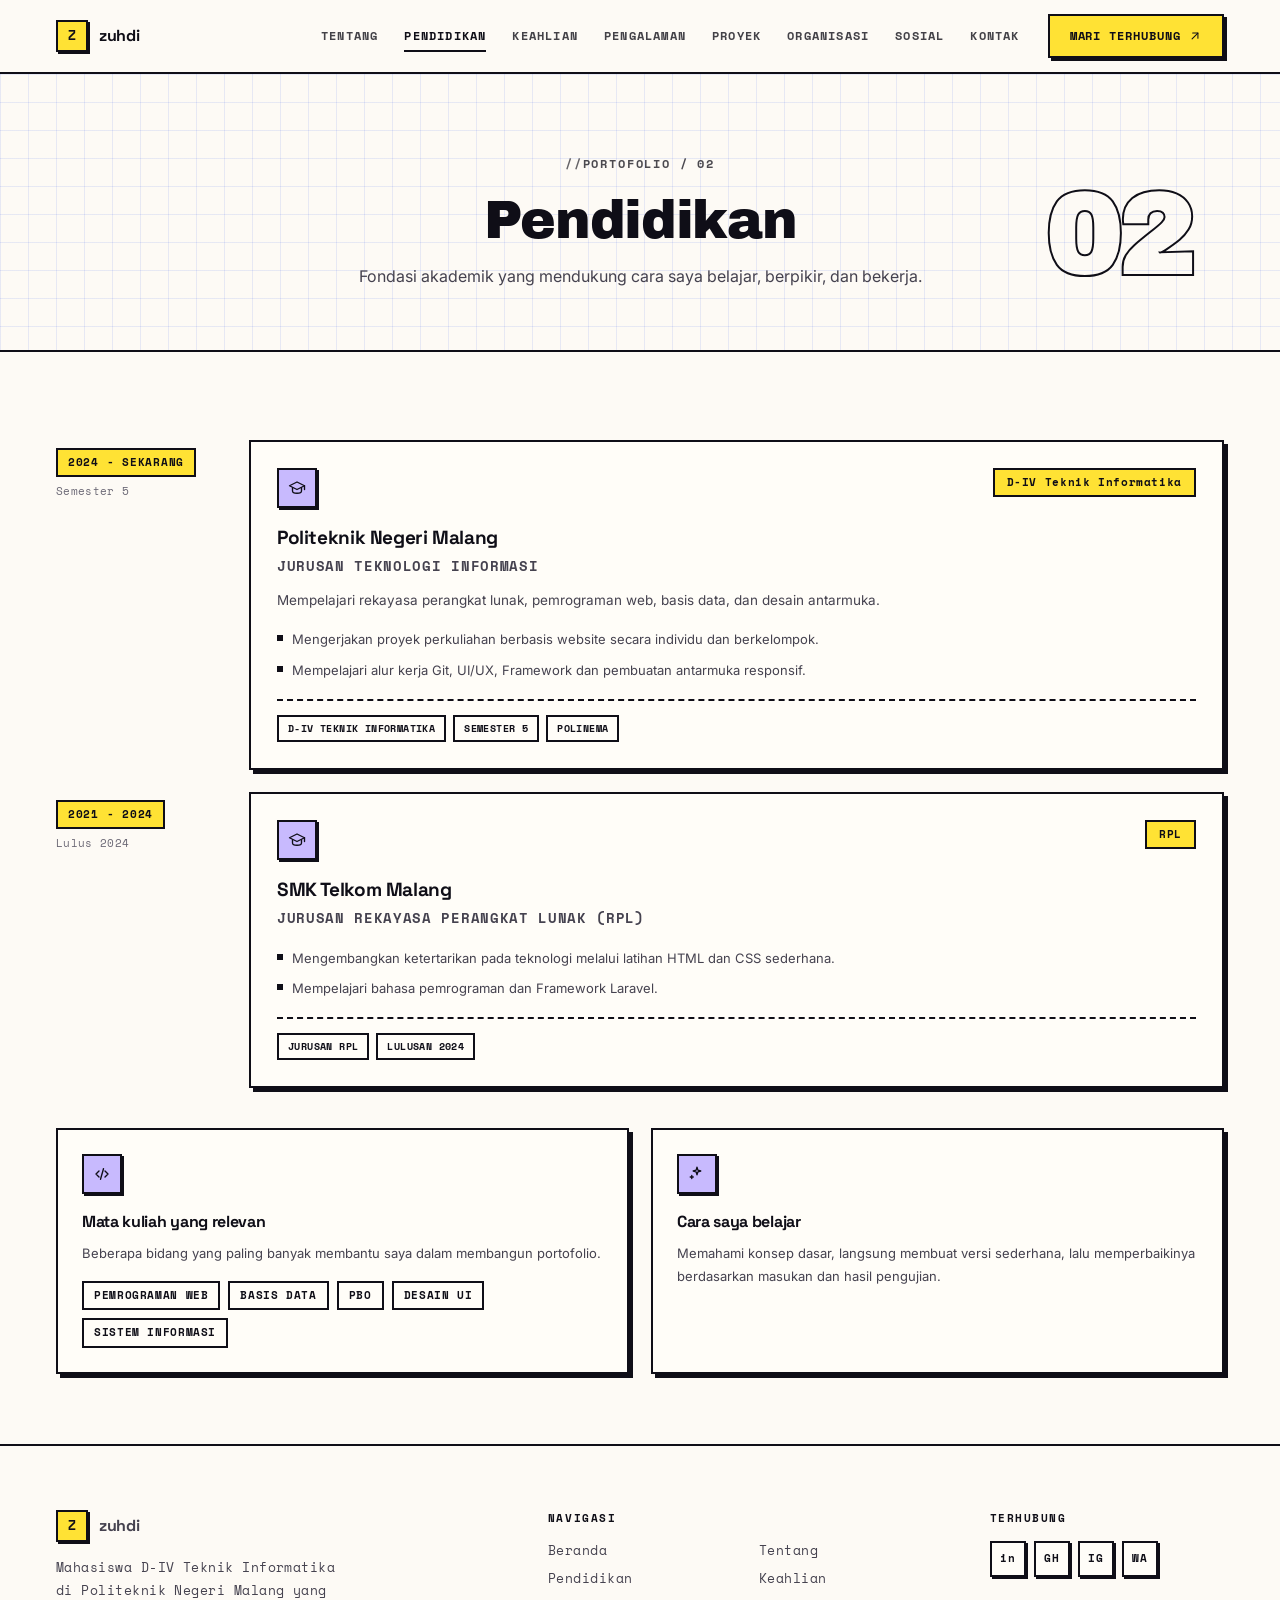
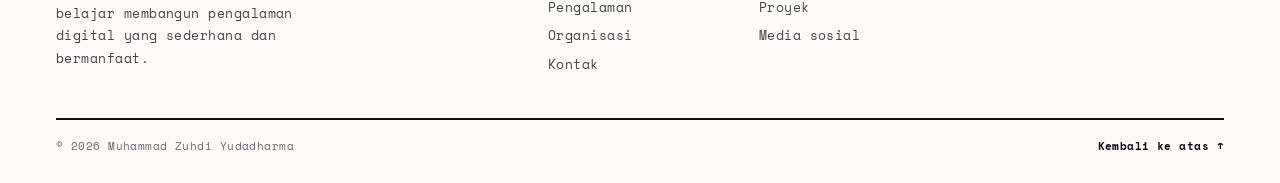
<file: pendidikan.html>
<!DOCTYPE html>
<html lang="id" data-skin="retro">
<head>
  <meta charset="UTF-8" />
  <meta name="viewport" content="width=device-width, initial-scale=1.0" />
  <meta name="description" content="Riwayat pendidikan dan fokus studi Muhammad Zuhdi Yudadharma." />
  <meta name="theme-color" content="#fdfaf5" />
  <script defer src="https://cdn.vercel-insights.com/v1/script.js"></script>
  <script>/* Skin retro hanya punya tema terang: lewati penerapan tema gelap
     agar tidak ada kedipan sebelum CSS retro dimuat. */
  (function () {
    var el = document.documentElement;
    if (el.getAttribute("data-skin") === "retro") { el.removeAttribute("data-theme"); return; }
    try {
      el.setAttribute("data-theme", localStorage.getItem("theme") || (matchMedia("(prefers-color-scheme: dark)").matches ? "dark" : "light"));
    } catch (e) {
      el.setAttribute("data-theme", "light");
    }
  })();</script>
  <link rel="icon" type="image/png" sizes="64x64" href="assets/favicon.png" />
  <link rel="icon" type="image/svg+xml" href="assets/favicon.svg" />
  <link rel="apple-touch-icon" href="assets/apple-touch-icon.png" />
  <title>Pendidikan - Muhammad Zuhdi Yudadharma</title>
  <link rel="preconnect" href="https://fonts.googleapis.com" />
  <link rel="preconnect" href="https://fonts.gstatic.com" crossorigin />
  <link rel="stylesheet" href="https://fonts.googleapis.com/css2?family=Archivo+Black&family=Inter:wght@400;500;600;700&family=Space+Grotesk:wght@500;700&family=Space+Mono:wght@400;700&display=swap" />
  <link rel="stylesheet" href="css/base.css" />
  <link rel="stylesheet" href="css/layout.css" />
  <link rel="stylesheet" href="css/components.css" />
  <link rel="stylesheet" href="css/pendidikan.css" />
  <link rel="stylesheet" href="css/retro.css" />
</head>
<body id="top">

<a class="skip-link" href="#main">Lewati ke konten</a>

<header class="site-header">
  <div class="container nav">
    <a class="brand" href="index.html" aria-label="Beranda Muhammad Zuhdi Yudadharma">
      <span class="brand-mark">Z</span>
      <span>zuhdi</span>
    </a>
    <button class="theme-toggle" type="button" aria-label="Ganti mode gelap atau terang" aria-pressed="false">
      <svg class="icon icon-moon" viewBox="0 0 24 24" aria-hidden="true"><path d="M12 3a6 6 0 0 0 9 9 9 9 0 1 1-9-9Z"/></svg>
      <svg class="icon icon-sun" viewBox="0 0 24 24" aria-hidden="true"><circle cx="12" cy="12" r="4"/><path d="M12 2v2"/><path d="M12 20v2"/><path d="m4.9 4.9 1.4 1.4"/><path d="m17.7 17.7 1.4 1.4"/><path d="M2 12h2"/><path d="M20 12h2"/><path d="m6.3 17.7-1.4 1.4"/><path d="m19.1 4.9-1.4 1.4"/></svg>
    </button>
    <button class="menu-toggle" type="button" aria-label="Buka menu navigasi" aria-expanded="false" aria-controls="primary-nav">
      <span></span><span></span><span></span>
    </button>
    <nav class="nav-links" id="primary-nav" aria-label="Navigasi utama">
        <a class="nav-link" href="tentang.html">Tentang</a>
        <a class="nav-link active" href="pendidikan.html" aria-current="page">Pendidikan</a>
        <a class="nav-link" href="keahlian.html">Keahlian</a>
        <a class="nav-link" href="pengalaman.html">Pengalaman</a>
        <a class="nav-link" href="proyek.html">Proyek</a>
        <a class="nav-link" href="organisasi.html">Organisasi</a>
        <a class="nav-link" href="sosial.html">Sosial</a>
        <a class="nav-link" href="kontak.html">Kontak</a>
      <a class="nav-cta" href="kontak.html">Mari terhubung <svg class="icon" viewBox="0 0 24 24" aria-hidden="true"><path d="M7 17 17 7"/><path d="M8 7h9v9"/></svg></a>
    </nav>
  </div>
</header>
<main id="main">
  <section class="page-hero">
    <div class="container page-hero-grid">
      <div>
        <p class="eyebrow">Portofolio / 02</p>
        <h1>Pendidikan</h1>
        <p class="page-desc">Fondasi akademik yang mendukung cara saya belajar, berpikir, dan bekerja.</p>
      </div>
      <span class="page-number" aria-hidden="true">02</span>
    </div>
  </section>
  <section class="page-content">
    <div class="container">
      <div class="edu-timeline">
        <article class="edu-item">
          <div class="edu-year"><strong>2024 - Sekarang</strong><span>Semester 5</span></div>
          <div class="edu-card">
            <div class="edu-top">
              <span class="icon-box"><svg class="icon" viewBox="0 0 24 24" aria-hidden="true"><path d="m22 9-10-5L2 9l10 5 10-5Z"/><path d="M6 11.5V16c0 1.7 2.7 3 6 3s6-1.3 6-3v-4.5"/><path d="M22 9v5"/></svg></span>
              <span class="year-pill">D-IV Teknik Informatika</span>
            </div>
            <h2>Politeknik Negeri Malang</h2>
            <p class="edu-place">Jurusan Teknologi Informasi</p>
            <p>Mempelajari rekayasa perangkat lunak, pemrograman web, basis data, dan desain antarmuka.</p>
            <ul class="edu-points">
              <li>Mengerjakan proyek perkuliahan berbasis website secara individu dan berkelompok.</li>
              <li>Mempelajari alur kerja Git, UI/UX, Framework dan pembuatan antarmuka responsif.</li>
            </ul>
            <div class="edu-meta"><span>D-IV Teknik Informatika</span><span>Semester 5</span><span>Polinema</span></div>
          </div>
        </article>
        <article class="edu-item">
          <div class="edu-year"><strong>2021 - 2024</strong><span>Lulus 2024</span></div>
          <div class="edu-card">
            <div class="edu-top">
              <span class="icon-box"><svg class="icon" viewBox="0 0 24 24" aria-hidden="true"><path d="m22 9-10-5L2 9l10 5 10-5Z"/><path d="M6 11.5V16c0 1.7 2.7 3 6 3s6-1.3 6-3v-4.5"/><path d="M22 9v5"/></svg></span>
              <span class="year-pill">RPL</span>
            </div>
            <h2>SMK Telkom Malang</h2>
            <p class="edu-place">Jurusan Rekayasa Perangkat Lunak (RPL)</p>
            <ul class="edu-points">
              <li>Mengembangkan ketertarikan pada teknologi melalui latihan HTML dan CSS sederhana.</li>
              <li>Mempelajari bahasa pemrograman dan Framework Laravel.</li>
            </ul>
            <div class="edu-meta"><span>Jurusan RPL</span><span>Lulusan 2024</span></div>
          </div>
        </article>
      </div>
      <div class="edu-extra">
        <div class="edu-info-card">
          <span class="icon-box"><svg class="icon" viewBox="0 0 24 24" aria-hidden="true"><path d="m8 8-4 4 4 4"/><path d="m16 8 4 4-4 4"/><path d="m14 5-4 14"/></svg></span>
          <h3>Mata kuliah yang relevan</h3>
          <p>Beberapa bidang yang paling banyak membantu saya dalam membangun portofolio.</p>
          <div class="tags">
            <span class="tag">Pemrograman Web</span>
            <span class="tag">Basis Data</span>
            <span class="tag">PBO</span>
            <span class="tag">Desain UI</span>
            <span class="tag">Sistem Informasi</span>
          </div>
        </div>
        <div class="edu-info-card">
          <span class="icon-box"><svg class="icon" viewBox="0 0 24 24" aria-hidden="true"><path d="m12 3-1.2 3.8L7 8l3.8 1.2L12 13l1.2-3.8L17 8l-3.8-1.2L12 3Z"/><path d="M5 14v4"/><path d="M3 16h4"/></svg></span>
          <h3>Cara saya belajar</h3>
          <p>Memahami konsep dasar, langsung membuat versi sederhana, lalu memperbaikinya berdasarkan masukan dan hasil pengujian.</p>
        </div>
      </div>
    </div>
  </section>
</main>

<footer class="site-footer">
  <div class="container footer-main">
    <div class="footer-brand">
      <a class="brand" href="index.html">
        <span class="brand-mark">Z</span>
        <span>zuhdi</span>
      </a>
      <p>Mahasiswa D-IV Teknik Informatika di Politeknik Negeri Malang yang belajar membangun pengalaman digital yang sederhana dan bermanfaat.</p>
    </div>
    <div>
      <p class="footer-title">Navigasi</p>
      <div class="footer-links">
        <a href="index.html">Beranda</a>
        <a href="tentang.html">Tentang</a>
        <a href="pendidikan.html">Pendidikan</a>
        <a href="keahlian.html">Keahlian</a>
        <a href="pengalaman.html">Pengalaman</a>
        <a href="proyek.html">Proyek</a>
        <a href="organisasi.html">Organisasi</a>
        <a href="sosial.html">Media sosial</a>
        <a href="kontak.html">Kontak</a>
      </div>
    </div>
    <div>
      <p class="footer-title">Terhubung</p>
      <div class="footer-social">
        <a href="https://www.linkedin.com/in/muhammad-zuhdi-y/" target="_blank" rel="noopener noreferrer" aria-label="LinkedIn"><span class="social-monogram">in</span></a>
        <a href="https://github.com/Zuhdiaja" target="_blank" rel="noopener noreferrer" aria-label="GitHub"><span class="social-monogram">GH</span></a>
        <a href="https://www.instagram.com/zxdhiy/" target="_blank" rel="noopener noreferrer" aria-label="Instagram"><span class="social-monogram">IG</span></a>
        <a href="https://wa.me/6285608797716" target="_blank" rel="noopener noreferrer" aria-label="WhatsApp"><span class="social-monogram">WA</span></a>
      </div>
    </div>
  </div>
  <div class="container footer-bottom">
    <span>© <span id="year">2026</span> Muhammad Zuhdi Yudadharma</span>
    <a href="#top">Kembali ke atas ↑</a>
  </div>
</footer>

<script src="js/navigation.js"></script>

</body>
</html>
</file>
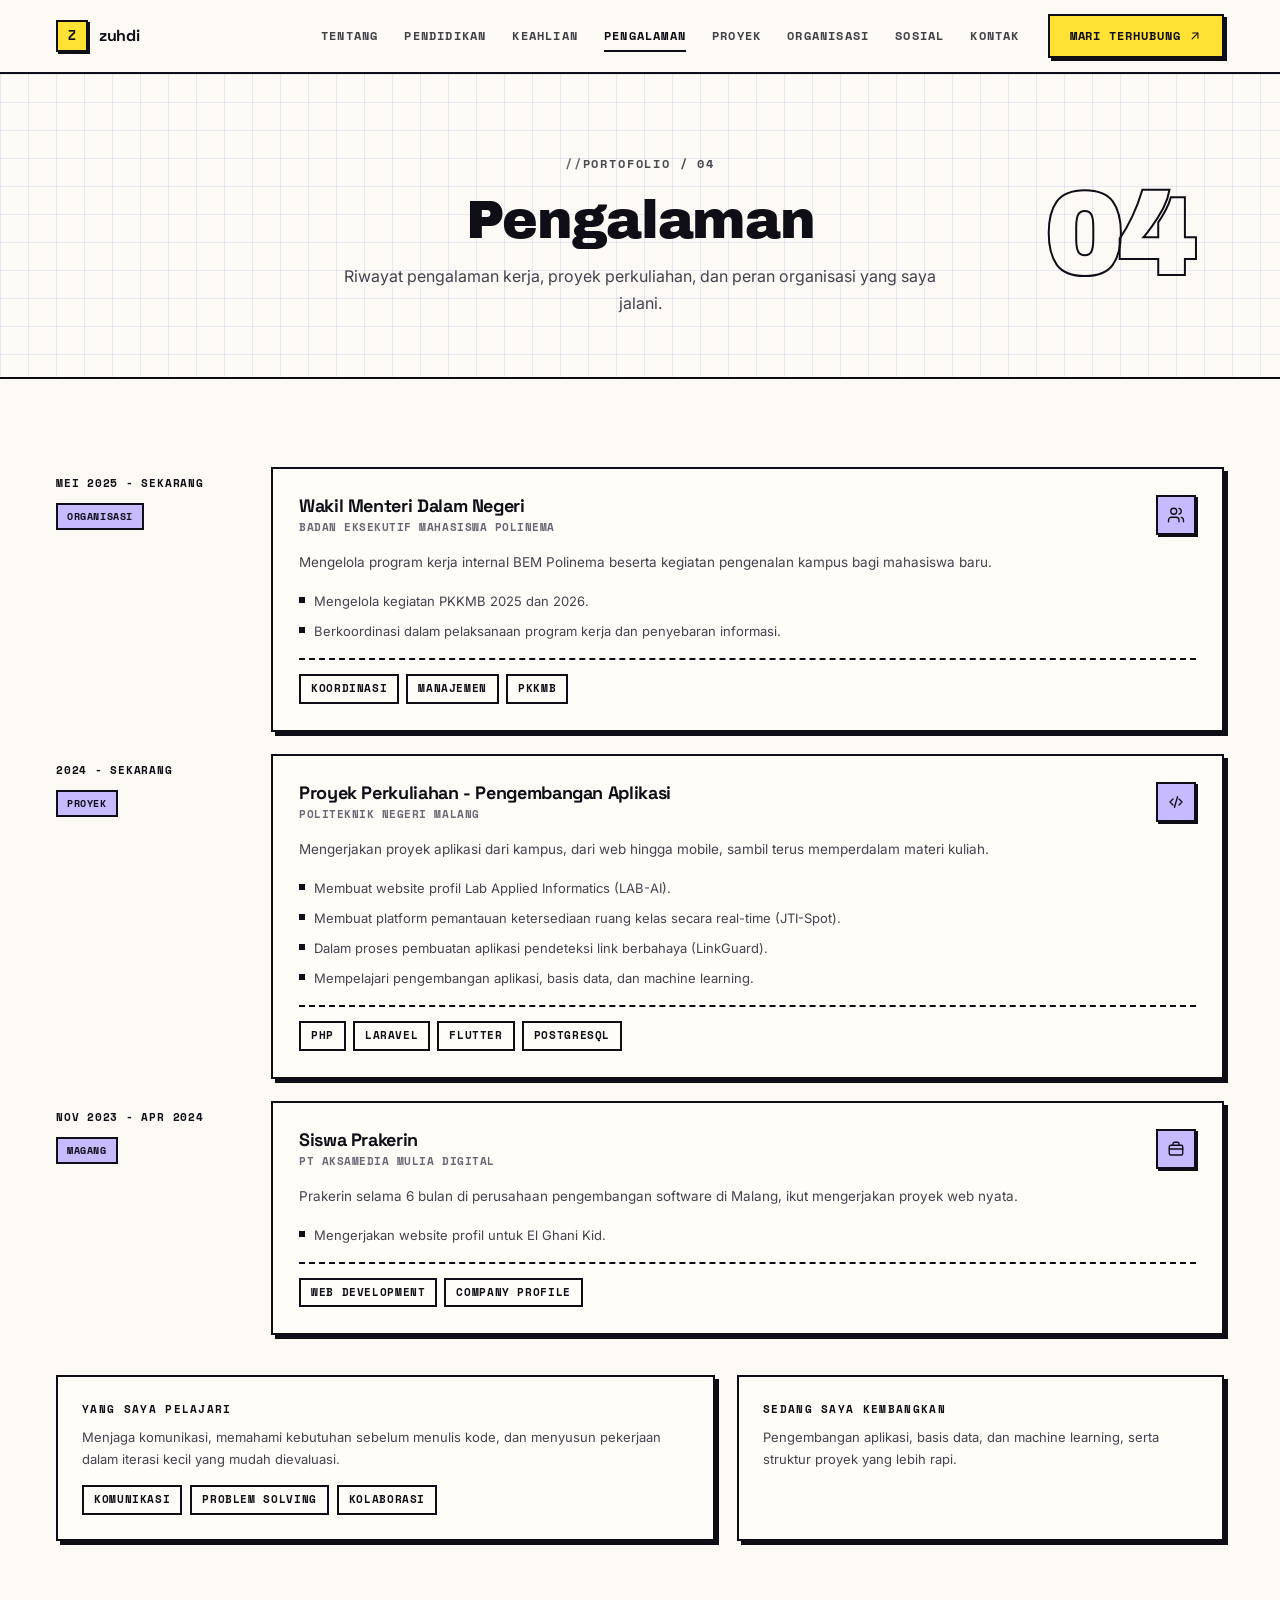
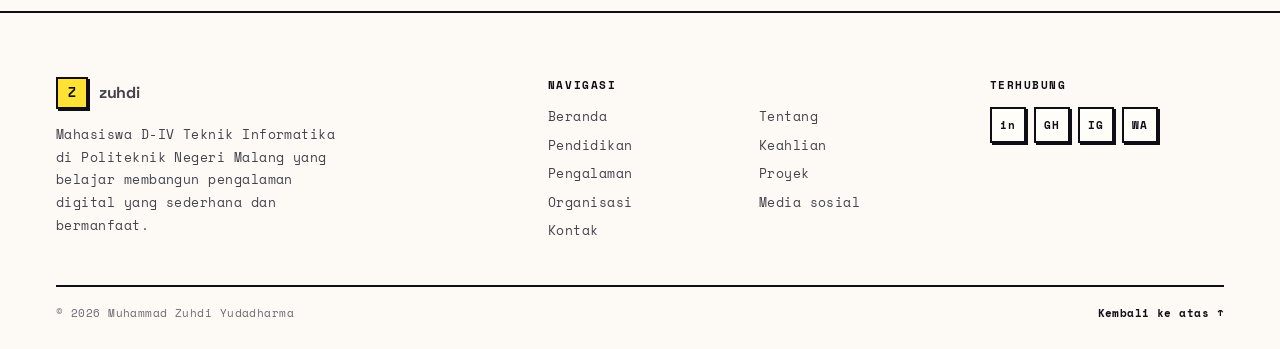
<file: pengalaman.html>
<!DOCTYPE html>
<html lang="id" data-skin="retro">
<head>
  <meta charset="UTF-8" />
  <meta name="viewport" content="width=device-width, initial-scale=1.0" />
  <meta name="description" content="Pengalaman belajar dan proyek kampus Muhammad Zuhdi Yudadharma." />
  <meta name="theme-color" content="#fdfaf5" />
  <script defer src="https://cdn.vercel-insights.com/v1/script.js"></script>
  <script>/* Skin retro hanya punya tema terang: lewati penerapan tema gelap
     agar tidak ada kedipan sebelum CSS retro dimuat. */
  (function () {
    var el = document.documentElement;
    if (el.getAttribute("data-skin") === "retro") { el.removeAttribute("data-theme"); return; }
    try {
      el.setAttribute("data-theme", localStorage.getItem("theme") || (matchMedia("(prefers-color-scheme: dark)").matches ? "dark" : "light"));
    } catch (e) {
      el.setAttribute("data-theme", "light");
    }
  })();</script>
  <link rel="icon" type="image/png" sizes="64x64" href="assets/favicon.png" />
  <link rel="icon" type="image/svg+xml" href="assets/favicon.svg" />
  <link rel="apple-touch-icon" href="assets/apple-touch-icon.png" />
  <title>Pengalaman - Muhammad Zuhdi Yudadharma</title>
  <link rel="preconnect" href="https://fonts.googleapis.com" />
  <link rel="preconnect" href="https://fonts.gstatic.com" crossorigin />
  <link rel="stylesheet" href="https://fonts.googleapis.com/css2?family=Archivo+Black&family=Inter:wght@400;500;600;700&family=Space+Grotesk:wght@500;700&family=Space+Mono:wght@400;700&display=swap" />
  <link rel="stylesheet" href="css/base.css" />
  <link rel="stylesheet" href="css/layout.css" />
  <link rel="stylesheet" href="css/components.css" />
  <link rel="stylesheet" href="css/pengalaman.css" />
  <link rel="stylesheet" href="css/retro.css" />
</head>
<body id="top">

<a class="skip-link" href="#main">Lewati ke konten</a>

<header class="site-header">
  <div class="container nav">
    <a class="brand" href="index.html" aria-label="Beranda Muhammad Zuhdi Yudadharma">
      <span class="brand-mark">Z</span>
      <span>zuhdi</span>
    </a>
    <button class="theme-toggle" type="button" aria-label="Ganti mode gelap atau terang" aria-pressed="false">
      <svg class="icon icon-moon" viewBox="0 0 24 24" aria-hidden="true"><path d="M12 3a6 6 0 0 0 9 9 9 9 0 1 1-9-9Z"/></svg>
      <svg class="icon icon-sun" viewBox="0 0 24 24" aria-hidden="true"><circle cx="12" cy="12" r="4"/><path d="M12 2v2"/><path d="M12 20v2"/><path d="m4.9 4.9 1.4 1.4"/><path d="m17.7 17.7 1.4 1.4"/><path d="M2 12h2"/><path d="M20 12h2"/><path d="m6.3 17.7-1.4 1.4"/><path d="m19.1 4.9-1.4 1.4"/></svg>
    </button>
    <button class="menu-toggle" type="button" aria-label="Buka menu navigasi" aria-expanded="false" aria-controls="primary-nav">
      <span></span><span></span><span></span>
    </button>
    <nav class="nav-links" id="primary-nav" aria-label="Navigasi utama">
        <a class="nav-link" href="tentang.html">Tentang</a>
        <a class="nav-link" href="pendidikan.html">Pendidikan</a>
        <a class="nav-link" href="keahlian.html">Keahlian</a>
        <a class="nav-link active" href="pengalaman.html" aria-current="page">Pengalaman</a>
        <a class="nav-link" href="proyek.html">Proyek</a>
        <a class="nav-link" href="organisasi.html">Organisasi</a>
        <a class="nav-link" href="sosial.html">Sosial</a>
        <a class="nav-link" href="kontak.html">Kontak</a>
      <a class="nav-cta" href="kontak.html">Mari terhubung <svg class="icon" viewBox="0 0 24 24" aria-hidden="true"><path d="M7 17 17 7"/><path d="M8 7h9v9"/></svg></a>
    </nav>
  </div>
</header>
<main id="main">
  <section class="page-hero">
    <div class="container page-hero-grid">
      <div>
        <p class="eyebrow">Portofolio / 04</p>
        <h1>Pengalaman</h1>
        <p class="page-desc">Riwayat pengalaman kerja, proyek perkuliahan, dan peran organisasi yang saya jalani.</p>
      </div>
      <span class="page-number" aria-hidden="true">04</span>
    </div>
  </section>
  <section class="page-content">
    <div class="container">
      <div class="exp-list">
        <article class="exp-item">
          <div class="exp-meta"><strong>Mei 2025 - Sekarang</strong><span>Organisasi</span></div>
          <div class="exp-card">
            <div class="exp-card-top">
              <div>
                <h2>Wakil Menteri Dalam Negeri</h2>
                <p class="exp-org">Badan Eksekutif Mahasiswa Polinema</p>
              </div>
              <span class="icon-box"><svg class="icon" viewBox="0 0 24 24" aria-hidden="true"><path d="M16 21v-2a4 4 0 0 0-4-4H6a4 4 0 0 0-4 4v2"/><circle cx="9" cy="7" r="4"/><path d="M22 21v-2a4 4 0 0 0-3-3.87"/><path d="M16 3.13a4 4 0 0 1 0 7.75"/></svg></span>
            </div>
            <p>Mengelola program kerja internal BEM Polinema beserta kegiatan pengenalan kampus bagi mahasiswa baru.</p>
            <ul class="exp-points">
              <li>Mengelola kegiatan PKKMB 2025 dan 2026.</li>
              <li>Berkoordinasi dalam pelaksanaan program kerja dan penyebaran informasi.</li>
            </ul>
            <div class="exp-tools">
              <span class="tag">Koordinasi</span><span class="tag">Manajemen</span><span class="tag">PKKMB</span>
            </div>
          </div>
        </article>
        <article class="exp-item">
          <div class="exp-meta"><strong>2024 - Sekarang</strong><span>Proyek</span></div>
          <div class="exp-card">
            <div class="exp-card-top">
              <div>
                <h2>Proyek Perkuliahan - Pengembangan Aplikasi</h2>
                <p class="exp-org">Politeknik Negeri Malang</p>
              </div>
              <span class="icon-box"><svg class="icon" viewBox="0 0 24 24" aria-hidden="true"><path d="m8 8-4 4 4 4"/><path d="m16 8 4 4-4 4"/><path d="m14 5-4 14"/></svg></span>
            </div>
            <p>Mengerjakan proyek aplikasi dari kampus, dari web hingga mobile, sambil terus memperdalam materi kuliah.</p>
            <ul class="exp-points">
              <li>Membuat website profil Lab Applied Informatics (LAB-AI).</li>
              <li>Membuat platform pemantauan ketersediaan ruang kelas secara real-time (JTI-Spot).</li>
              <li>Dalam proses pembuatan aplikasi pendeteksi link berbahaya (LinkGuard).</li>
              <li>Mempelajari pengembangan aplikasi, basis data, dan machine learning.</li>
            </ul>
            <div class="exp-tools">
              <span class="tag">PHP</span><span class="tag">Laravel</span><span class="tag">Flutter</span><span class="tag">PostgreSQL</span>
            </div>
          </div>
        </article>
        <article class="exp-item">
          <div class="exp-meta"><strong>Nov 2023 - Apr 2024</strong><span>Magang</span></div>
          <div class="exp-card">
            <div class="exp-card-top">
              <div>
                <h2>Siswa Prakerin</h2>
                <p class="exp-org">PT Aksamedia Mulia Digital</p>
              </div>
              <span class="icon-box"><svg class="icon" viewBox="0 0 24 24" aria-hidden="true"><rect x="3" y="7" width="18" height="13" rx="2"/><path d="M8 7V5a2 2 0 0 1 2-2h4a2 2 0 0 1 2 2v2"/><path d="M3 12h18"/></svg></span>
            </div> 
            <p>Prakerin selama 6 bulan di perusahaan pengembangan software di Malang, ikut mengerjakan proyek web nyata.</p>
            <ul class="exp-points">
              <li>Mengerjakan website profil untuk El Ghani Kid.</li>
            </ul>
            <div class="exp-tools">
              <span class="tag">Web Development</span><span class="tag">Company Profile</span>
            </div>
          </div>
        </article>
      </div>
      <div class="exp-summary">
        <div class="summary-card">
          <h3>Yang saya pelajari</h3>
          <p>Menjaga komunikasi, memahami kebutuhan sebelum menulis kode, dan menyusun pekerjaan dalam iterasi kecil yang mudah dievaluasi.</p>
          <div class="tags">
            <span class="tag">Komunikasi</span><span class="tag">Problem solving</span><span class="tag">Kolaborasi</span>
          </div>
        </div>
        <div class="summary-card">
          <h3>Sedang saya kembangkan</h3>
          <p>Pengembangan aplikasi, basis data, dan machine learning, serta struktur proyek yang lebih rapi.</p>
        </div>
      </div>
    </div>
  </section>
</main>

<footer class="site-footer">
  <div class="container footer-main">
    <div class="footer-brand">
      <a class="brand" href="index.html">
        <span class="brand-mark">Z</span>
        <span>zuhdi</span>
      </a>
      <p>Mahasiswa D-IV Teknik Informatika di Politeknik Negeri Malang yang belajar membangun pengalaman digital yang sederhana dan bermanfaat.</p>
    </div>
    <div>
      <p class="footer-title">Navigasi</p>
      <div class="footer-links">
        <a href="index.html">Beranda</a>
        <a href="tentang.html">Tentang</a>
        <a href="pendidikan.html">Pendidikan</a>
        <a href="keahlian.html">Keahlian</a>
        <a href="pengalaman.html">Pengalaman</a>
        <a href="proyek.html">Proyek</a>
        <a href="organisasi.html">Organisasi</a>
        <a href="sosial.html">Media sosial</a>
        <a href="kontak.html">Kontak</a>
      </div>
    </div>
    <div>
      <p class="footer-title">Terhubung</p>
      <div class="footer-social">
        <a href="https://www.linkedin.com/in/muhammad-zuhdi-y/" target="_blank" rel="noopener noreferrer" aria-label="LinkedIn"><span class="social-monogram">in</span></a>
        <a href="https://github.com/Zuhdiaja" target="_blank" rel="noopener noreferrer" aria-label="GitHub"><span class="social-monogram">GH</span></a>
        <a href="https://www.instagram.com/zxdhiy/" target="_blank" rel="noopener noreferrer" aria-label="Instagram"><span class="social-monogram">IG</span></a>
        <a href="https://wa.me/6285608797716" target="_blank" rel="noopener noreferrer" aria-label="WhatsApp"><span class="social-monogram">WA</span></a>
      </div>
    </div>
  </div>
  <div class="container footer-bottom">
    <span>© <span id="year">2026</span> Muhammad Zuhdi Yudadharma</span>
    <a href="#top">Kembali ke atas ↑</a>
  </div>
</footer>

<script src="js/navigation.js"></script>

</body>
</html>
</file>
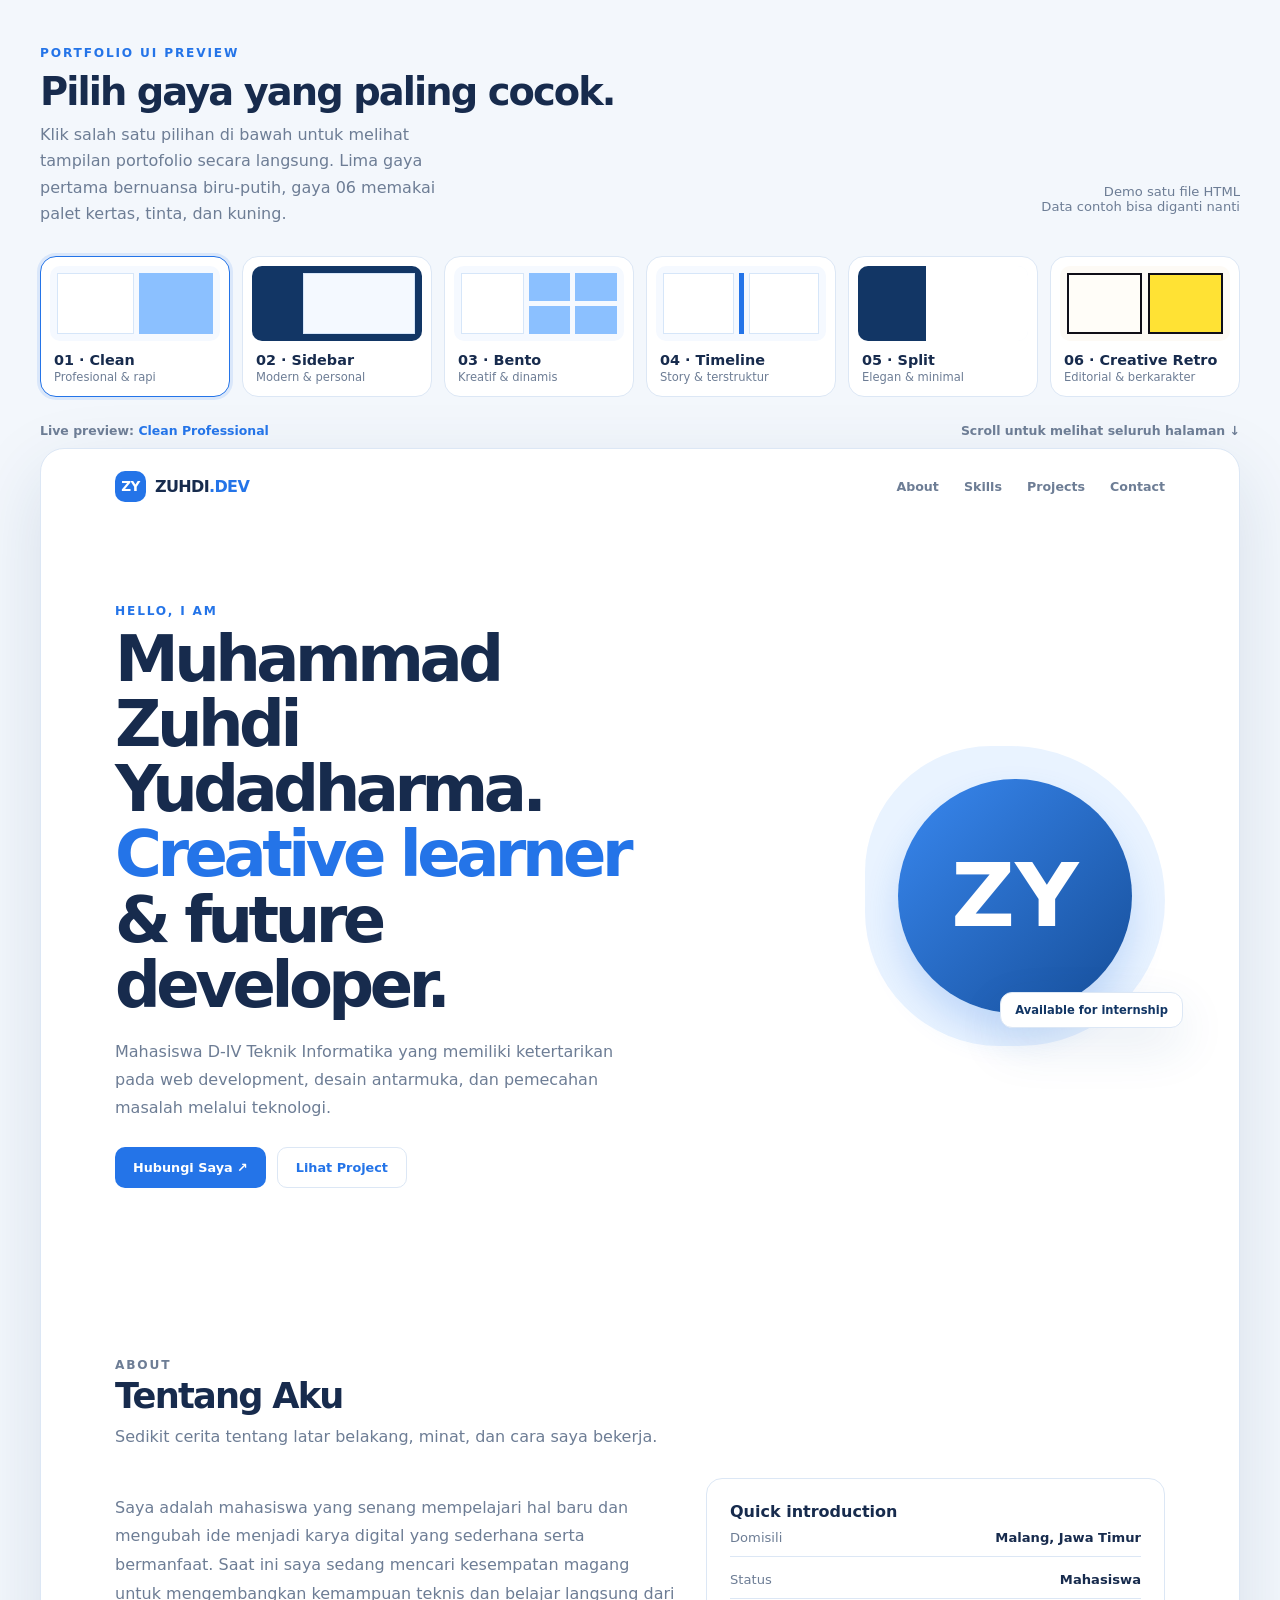
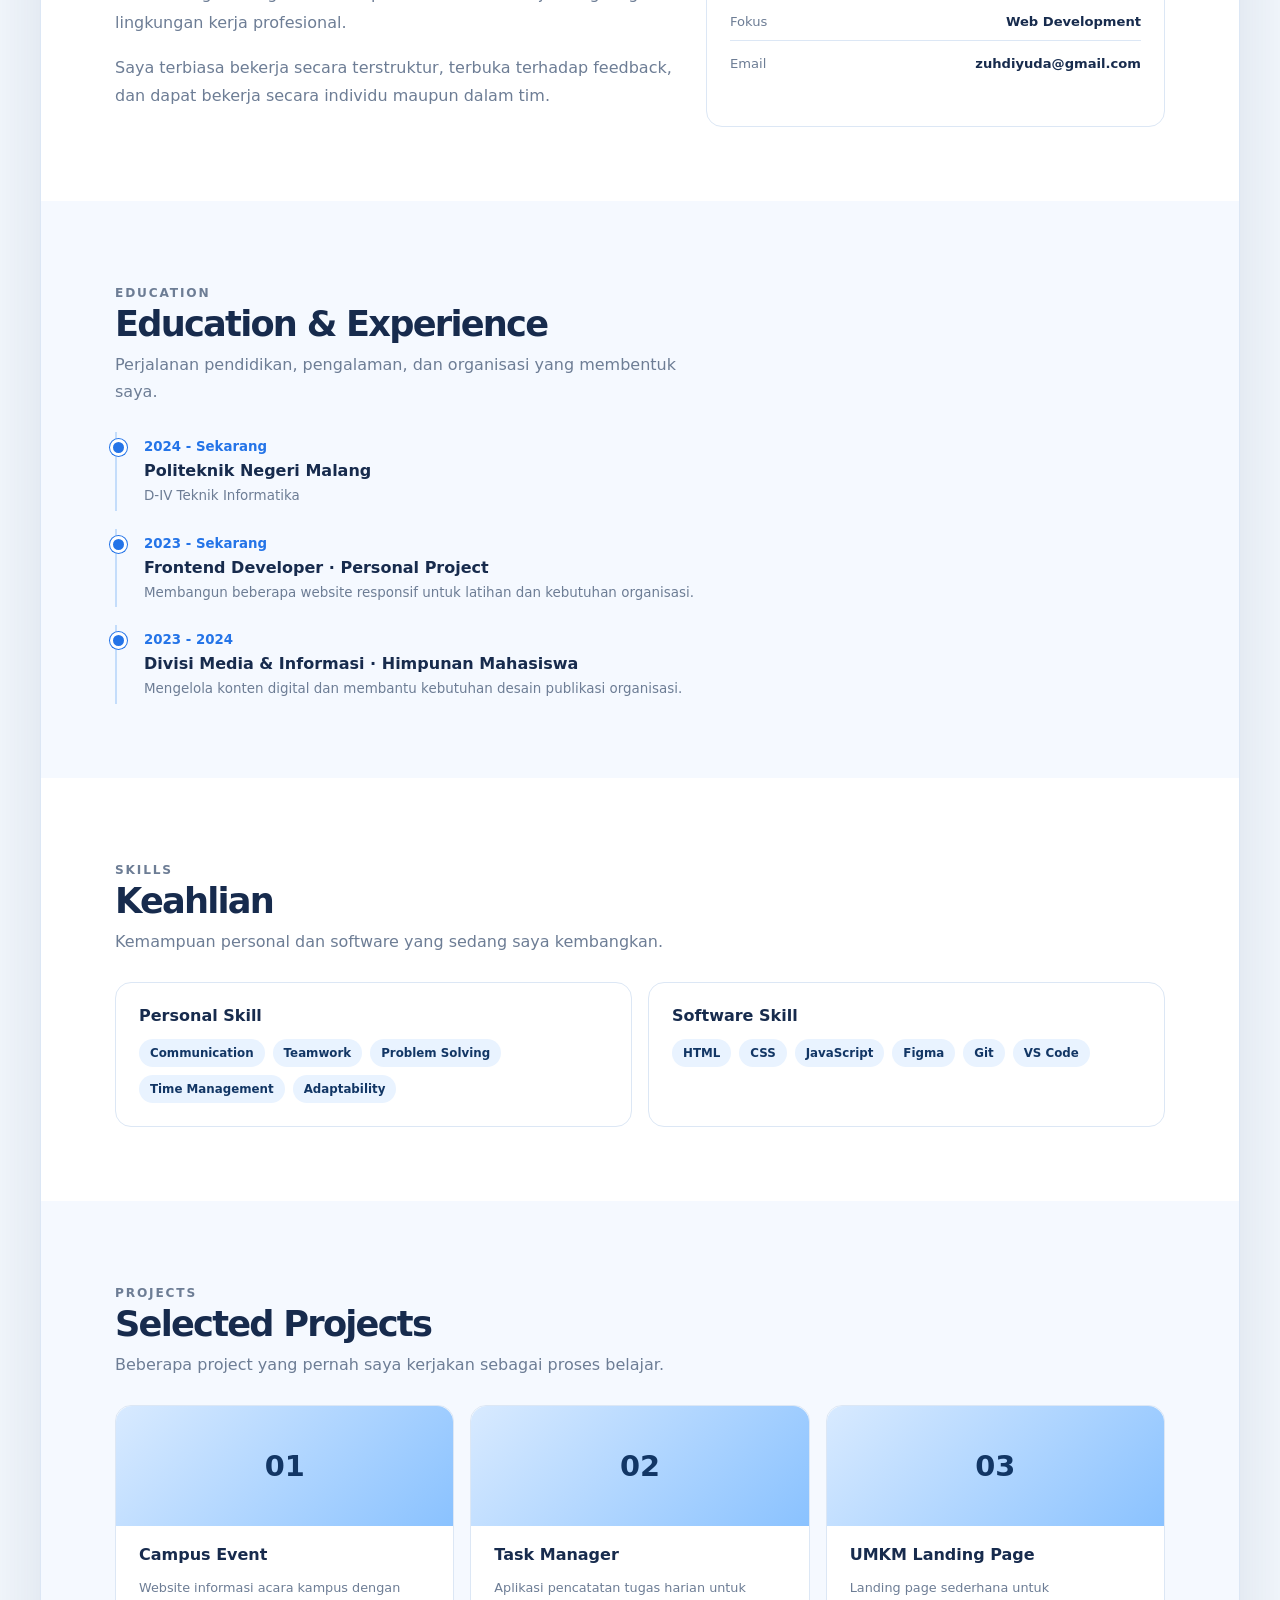
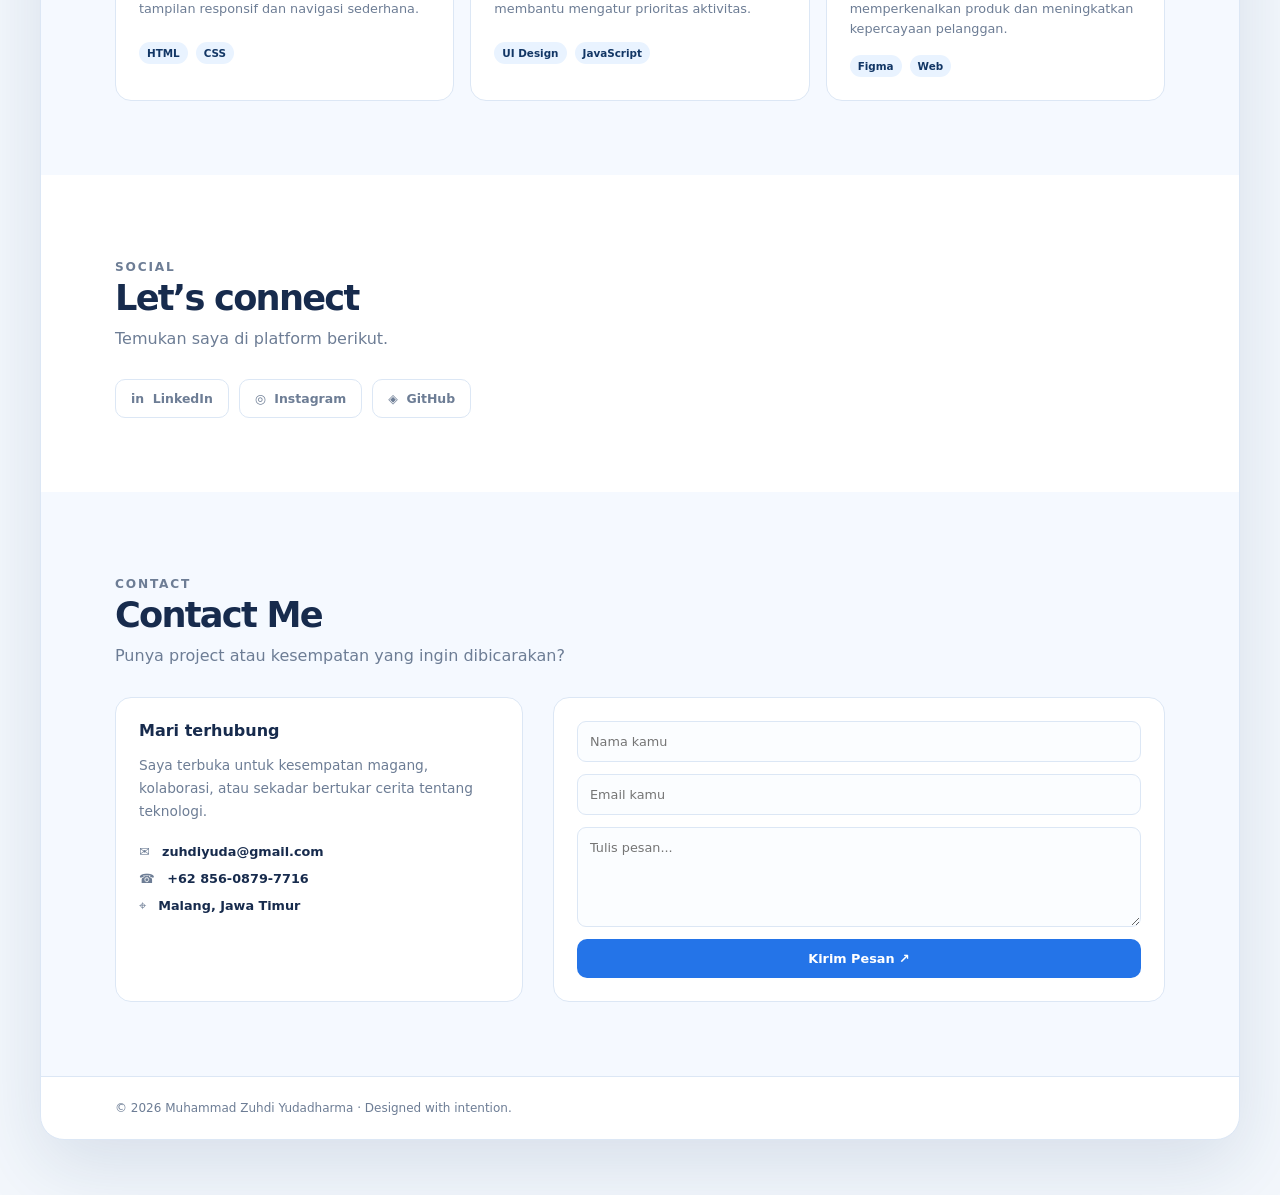
<file: preview-desain.html>
<!DOCTYPE html>
<html lang="id">
<head>
  <meta charset="UTF-8" />
  <meta name="viewport" content="width=device-width, initial-scale=1.0" />
  <script defer src="https://cdn.vercel-insights.com/v1/script.js"></script>
  <title>Portfolio UI Preview</title>
  <link rel="icon" type="image/png" sizes="64x64" href="assets/favicon.png" />
  <link rel="icon" type="image/svg+xml" href="assets/favicon.svg" />
  <link rel="apple-touch-icon" href="assets/apple-touch-icon.png" />
  <link rel="stylesheet" href="https://fonts.googleapis.com/css2?family=Archivo+Black&family=Space+Grotesk:wght@500;700&family=Space+Mono:wght@400;700&display=swap" />
  <link rel="stylesheet" href="css/retro.css" />
  <style>
    :root {
      --blue: #2474e8;
      --blue-dark: #123665;
      --blue-soft: #e9f3ff;
      --blue-pale: #f5f9ff;
      --ink: #172b4d;
      --muted: #6d7d95;
      --line: #dce7f5;
      --white: #fff;
      --shadow: 0 18px 50px rgba(30, 83, 145, .11);
      --radius: 20px;
    }

    * { box-sizing: border-box; }
    html { scroll-behavior: smooth; }
    body {
      margin: 0;
      color: var(--ink);
      background: #f3f7fc;
      font-family: Inter, ui-sans-serif, system-ui, -apple-system, BlinkMacSystemFont, "Segoe UI", sans-serif;
    }
    button, a { font: inherit; }
    button { cursor: pointer; }
    a { color: inherit; text-decoration: none; }

    /* Selection panel */
    .chooser {
      width: min(1200px, calc(100% - 32px));
      margin: 0 auto;
      padding: 46px 0 26px;
    }
    .chooser-head { display: flex; justify-content: space-between; align-items: end; gap: 20px; }
    .eyebrow {
      margin: 0 0 9px;
      color: var(--blue);
      font-size: .76rem;
      font-weight: 800;
      letter-spacing: .15em;
      text-transform: uppercase;
    }
    .chooser h1 { margin: 0; font-size: clamp(1.75rem, 3vw, 2.65rem); letter-spacing: -.05em; }
    .chooser-intro { max-width: 440px; margin: 8px 0 0; color: var(--muted); line-height: 1.65; }
    .edit-note { color: var(--muted); font-size: .82rem; text-align: right; }
    .style-list {
      display: grid;
      grid-template-columns: repeat(6, 1fr);
      gap: 12px;
      margin-top: 28px;
    }
    .style-card {
      padding: 9px;
      border: 1px solid var(--line);
      border-radius: 16px;
      background: var(--white);
      color: var(--ink);
      text-align: left;
      transition: .25s ease;
    }
    .style-card:hover { transform: translateY(-3px); box-shadow: var(--shadow); }
    .style-card.active { border-color: var(--blue); box-shadow: 0 0 0 3px rgba(36,116,232,.12); }
    .mini { display: flex; height: 75px; overflow: hidden; gap: 5px; padding: 7px; border-radius: 10px; background: var(--blue-pale); }
    .mini span { display: block; border-radius: 5px; background: #c9e1ff; }
    .mini .m-main { flex: 1; background: white; border: 1px solid #d6e6f9; }
    .mini .m-side { width: 25%; background: var(--blue-dark); }
    .mini .m-box { flex: 1; background: #8bc0ff; }
    .mini .m-line { width: 8px; height: 100%; background: var(--blue); }
    .style-card:nth-child(2) .mini { background: var(--blue-dark); }
    .style-card:nth-child(2) .m-main { background: #f4f9ff; }
    .style-card:nth-child(3) .mini { display: grid; grid-template-columns: 1.5fr 1fr 1fr; grid-template-rows: 1fr 1fr; }
    .style-card:nth-child(3) .m-main { grid-row: span 2; }
    .style-card:nth-child(4) .mini .m-line { margin: 0 auto; width: 5px; }
    .style-card:nth-child(5) .mini { gap: 0; padding: 0; }
    .style-card:nth-child(5) .m-side { width: 40%; border-radius: 0; }
    .style-card:nth-child(5) .m-main { border: 0; border-radius: 0; }
    .style-card:nth-child(6) .mini { gap: 6px; background: #fdfaf5; }
    .style-card:nth-child(6) .m-main { border: 2px solid #0f0e17; border-radius: 0; background: #fffdf8; }
    .style-card:nth-child(6) .m-box { border: 2px solid #0f0e17; border-radius: 0; background: #ffe234; }
    .style-name { display: block; margin: 11px 4px 2px; font-size: .9rem; font-weight: 800; }
    .style-desc { display: block; margin: 0 4px 3px; color: var(--muted); font-size: .72rem; }

    /* Preview shell */
    .preview-wrap { width: min(1200px, calc(100% - 32px)); margin: 0 auto 55px; }
    .preview-label { display: flex; justify-content: space-between; align-items: center; margin: 0 0 10px; color: var(--muted); font-size: .78rem; font-weight: 700; }
    .preview-label strong { color: var(--blue); }
    #portfolio { overflow: hidden; min-height: 900px; border: 1px solid var(--line); border-radius: 24px; background: var(--white); box-shadow: 0 25px 75px rgba(23, 61, 105, .13); }
    .portfolio-inner { min-height: 900px; }
    .content-width { width: min(1050px, calc(100% - 64px)); margin: auto; }
    .p-nav { display: flex; justify-content: space-between; align-items: center; padding: 22px 0; }
    .logo { display: inline-flex; align-items: center; gap: 9px; font-weight: 900; letter-spacing: -.04em; }
    .logo-mark { display: grid; width: 31px; height: 31px; place-items: center; border-radius: 10px; background: var(--blue); color: #fff; font-size: .85rem; }
    .nav-links { display: flex; gap: 25px; color: var(--muted); font-size: .79rem; font-weight: 700; }
    .nav-links a:hover, .social-link:hover { color: var(--blue); }
    .hero { display: grid; grid-template-columns: 1.1fr .9fr; align-items: center; gap: 50px; padding: 80px 0 85px; }
    .hero h2 { max-width: 660px; margin: 0; font-size: clamp(2.4rem, 5vw, 4.6rem); line-height: 1.02; letter-spacing: -.07em; }
    .hero h2 em { color: var(--blue); font-style: normal; }
    .hero-copy { max-width: 510px; margin: 20px 0 25px; color: var(--muted); line-height: 1.75; }
    .actions { display: flex; flex-wrap: wrap; gap: 11px; }
    .btn { display: inline-flex; align-items: center; justify-content: center; gap: 7px; padding: 12px 18px; border: 0; border-radius: 10px; background: var(--blue); color: #fff; font-size: .8rem; font-weight: 800; }
    .btn:hover { filter: brightness(.94); transform: translateY(-1px); }
    .btn.secondary { border: 1px solid var(--line); background: #fff; color: var(--blue); }
    .avatar-wrap { position: relative; display: grid; width: min(300px, 100%); aspect-ratio: 1; place-items: center; justify-self: end; border-radius: 45% 55% 52% 48%; background: var(--blue-soft); }
    .avatar { display: grid; width: 78%; height: 78%; place-items: center; border-radius: 50%; background: linear-gradient(135deg, #3988f0, #164e99); color: #fff; font-size: clamp(3rem, 7vw, 5.5rem); font-weight: 900; box-shadow: 0 20px 35px rgba(36,116,232,.2); }
    .float-tag { position: absolute; right: -18px; bottom: 18px; padding: 10px 14px; border: 1px solid var(--line); border-radius: 12px; background: #fff; box-shadow: var(--shadow); color: var(--blue-dark); font-size: .72rem; font-weight: 800; }
    .section { padding: 74px 0; }
    .section.alt { background: var(--blue-pale); }
    .section-head { margin-bottom: 27px; }
    .section-head h3 { margin: 0; font-size: clamp(1.55rem, 3vw, 2.2rem); letter-spacing: -.05em; }
    .section-head p { max-width: 600px; margin: 8px 0 0; color: var(--muted); line-height: 1.65; }
    .about-grid { display: grid; grid-template-columns: 1.1fr .9fr; gap: 30px; }
    .about-text { color: var(--muted); line-height: 1.8; }
    .info-card, .skill-card, .project-card, .contact-card { padding: 23px; border: 1px solid var(--line); border-radius: 16px; background: #fff; }
    .info-card strong { display: block; margin-bottom: 9px; }
    .info-list { display: grid; gap: 15px; margin: 0; }
    .info-list div { display: flex; justify-content: space-between; gap: 15px; border-bottom: 1px solid var(--line); padding-bottom: 11px; font-size: .82rem; }
    .info-list div:last-child { border: 0; padding: 0; }
    .info-list dt { color: var(--muted); }
    .info-list dd { margin: 0; font-weight: 800; text-align: right; }
    .two-col, .cards-2 { display: grid; grid-template-columns: repeat(2, 1fr); gap: 16px; }
    .skills-grid { display: grid; grid-template-columns: repeat(2, 1fr); gap: 16px; }
    .skill-card h4, .project-card h4, .contact-card h4 { margin: 0 0 14px; }
    .tags { display: flex; flex-wrap: wrap; gap: 8px; }
    .tag { padding: 7px 11px; border-radius: 999px; background: var(--blue-soft); color: var(--blue-dark); font-size: .74rem; font-weight: 800; }
    .timeline { display: grid; gap: 18px; }
    .timeline-item { position: relative; padding: 4px 0 4px 27px; border-left: 2px solid #c4ddfb; }
    .timeline-item::before { position: absolute; top: 7px; left: -7px; width: 11px; height: 11px; border: 3px solid #fff; border-radius: 50%; background: var(--blue); box-shadow: 0 0 0 1px var(--blue); content: ""; }
    .timeline-item small { color: var(--blue); font-weight: 800; }
    .timeline-item h4 { margin: 6px 0 5px; }
    .timeline-item p { margin: 0; color: var(--muted); font-size: .84rem; line-height: 1.6; }
    .project-grid { display: grid; grid-template-columns: repeat(3, 1fr); gap: 16px; }
    .project-cover { display: grid; height: 120px; place-items: center; margin: -23px -23px 19px; border-radius: 16px 16px 0 0; background: linear-gradient(135deg, #d8eaff, #8ac2ff); color: var(--blue-dark); font-size: 1.8rem; font-weight: 900; }
    .project-card p { min-height: 49px; margin: 0 0 15px; color: var(--muted); font-size: .8rem; line-height: 1.6; }
    .project-card .tag { padding: 5px 8px; font-size: .65rem; }
    .social-row { display: flex; flex-wrap: wrap; gap: 10px; }
    .social-link { padding: 11px 15px; border: 1px solid var(--line); border-radius: 10px; color: var(--muted); font-size: .78rem; font-weight: 800; }
    .contact-grid { display: grid; grid-template-columns: .8fr 1.2fr; gap: 30px; }
    .contact-card p { color: var(--muted); font-size: .86rem; line-height: 1.7; }
    .contact-details { display: grid; gap: 12px; margin-top: 20px; color: var(--muted); font-size: .8rem; }
    .contact-details b { color: var(--ink); }
    form { display: grid; gap: 12px; }
    input, textarea { width: 100%; border: 1px solid var(--line); border-radius: 9px; padding: 12px; outline: none; color: var(--ink); background: #fbfdff; font: inherit; font-size: .8rem; }
    input:focus, textarea:focus { border-color: var(--blue); box-shadow: 0 0 0 3px rgba(36,116,232,.1); }
    textarea { min-height: 100px; resize: vertical; }
    footer { padding: 24px 0; border-top: 1px solid var(--line); color: var(--muted); font-size: .75rem; }

    /* Sidebar variation */
    .mode-sidebar { display: grid; grid-template-columns: 235px 1fr; }
    .mode-sidebar .side { padding: 30px 22px; background: var(--blue-dark); color: #fff; }
    .mode-sidebar .side .logo { margin-bottom: 44px; }
    .mode-sidebar .side .logo-mark { background: #fff; color: var(--blue-dark); }
    .side-profile { text-align: center; }
    .side-profile .avatar { width: 106px; height: 106px; margin: auto; font-size: 2.3rem; }
    .side-profile h3 { margin: 16px 0 4px; }
    .side-profile p { margin: 0; color: #b9d4f3; font-size: .74rem; }
    .side-nav { display: grid; gap: 4px; margin-top: 48px; }
    .side-nav a { padding: 11px 12px; border-radius: 8px; color: #b9d4f3; font-size: .78rem; font-weight: 700; }
    .side-nav a:hover { background: rgba(255,255,255,.1); color: #fff; }
    .mode-sidebar .side-social { display: flex; gap: 8px; margin-top: 40px; }
    .mode-sidebar .side-social a { display: grid; width: 29px; height: 29px; place-items: center; border: 1px solid #4771a2; border-radius: 50%; color: #fff; font-size: .68rem; }
    .mode-sidebar .main { min-width: 0; }
    .mode-sidebar .content-width { width: min(780px, calc(100% - 60px)); }
    .mode-sidebar .hero { padding-top: 70px; }
    .mode-sidebar .hero .avatar-wrap { display: none; }
    .mode-sidebar .hero h2 { font-size: clamp(2.5rem, 5vw, 4.5rem); }

    /* Bento variation */
    .mode-bento { padding: 27px; background: #f5f9ff; }
    .mode-bento .content-width { width: 100%; }
    .mode-bento .p-nav { padding: 0 4px 26px; }
    .mode-bento .hero { grid-template-columns: 1.5fr 1fr; gap: 15px; padding: 0; }
    .mode-bento .hero-copy { margin-bottom: 0; }
    .mode-bento .hero > * { padding: 35px; border: 1px solid var(--line); border-radius: var(--radius); background: #fff; }
    .mode-bento .hero .avatar-wrap { padding: 25px; justify-self: stretch; width: auto; background: var(--blue-soft); }
    .mode-bento .section { padding: 15px 0 0; }
    .mode-bento .section-head { margin: 0; }
    .mode-bento .about-grid { grid-template-columns: 1.3fr .7fr; }
    .mode-bento .about-grid > * { padding: 25px; border: 1px solid var(--line); border-radius: var(--radius); background: #fff; }
    .mode-bento .section.alt { padding: 15px 0 0; background: transparent; }
    .mode-bento .section.alt > .content-width > * { padding: 25px; border: 1px solid var(--line); border-radius: var(--radius); background: #fff; }
    .mode-bento .section.alt .section-head { padding-bottom: 0; border: 0; }
    .mode-bento .project-card { border-radius: 16px; }
    .mode-bento .contact-grid { padding: 25px; border: 1px solid var(--line); border-radius: var(--radius); background: #fff; }

    /* Timeline variation */
    .mode-timeline .hero { padding: 70px 0; border-bottom: 1px solid var(--line); }
    .mode-timeline .hero h2 { font-size: clamp(2.2rem, 4vw, 3.8rem); }
    .mode-timeline .section { padding: 58px 0; }
    .mode-timeline .section-head { display: grid; grid-template-columns: .7fr 1.3fr; gap: 30px; }
    .mode-timeline .section-head p { margin: 0; }
    .mode-timeline .timeline { max-width: 760px; margin: auto; }
    .mode-timeline .timeline-item { padding: 8px 0 18px 38px; border-left: 3px solid #c4ddfb; }
    .mode-timeline .timeline-item::before { left: -8px; width: 12px; height: 12px; }
    .mode-timeline .project-grid { max-width: 850px; margin: auto; }
    .mode-timeline .contact-grid { max-width: 850px; margin: auto; }

    /* Split variation */
    .mode-split { display: grid; grid-template-columns: 34% 66%; }
    .mode-split .split-aside { padding: 52px 34px; background: var(--blue-dark); color: #fff; }
    .mode-split .split-aside .logo-mark { background: #fff; color: var(--blue-dark); }
    .mode-split .split-aside .avatar { width: 150px; height: 150px; margin-top: 100px; font-size: 3.5rem; }
    .mode-split .split-aside h2 { margin: 25px 0 8px; font-size: 2rem; letter-spacing: -.06em; }
    .mode-split .split-aside p { color: #b9d4f3; font-size: .8rem; line-height: 1.7; }
    .mode-split .split-aside .social-row { margin-top: 45px; }
    .mode-split .split-aside .social-link { border-color: #4771a2; color: #d9eaff; }
    .mode-split .split-main { min-width: 0; }
    .mode-split .split-main .hero { padding: 75px 0 65px; }
    .mode-split .split-main .hero .avatar-wrap { display: none; }
    .mode-split .split-main .content-width { width: min(650px, calc(100% - 60px)); }
    .mode-split .split-main .section { padding: 55px 0; }

    @media (max-width: 900px) {
      .style-list { grid-template-columns: repeat(3, 1fr); }
      .mode-sidebar { grid-template-columns: 190px 1fr; }
      .mode-split { grid-template-columns: 280px 1fr; }
    }
    @media (max-width: 680px) {
      .chooser { padding-top: 28px; }
      .chooser-head { display: block; }
      .edit-note { margin-top: 14px; text-align: left; }
      .style-list { grid-template-columns: repeat(3, 1fr); gap: 7px; }
      .mini { height: 54px; padding: 5px; }
      .style-name { margin-top: 7px; font-size: .72rem; }
      .style-desc { display: none; }
      .preview-wrap { width: calc(100% - 16px); }
      #portfolio, .portfolio-inner { border-radius: 16px; }
      .content-width { width: calc(100% - 36px); }
      .nav-links { display: none; }
      .hero, .about-grid, .contact-grid, .two-col, .cards-2, .skills-grid, .project-grid { grid-template-columns: 1fr; }
      .hero { gap: 35px; padding: 55px 0; }
      .avatar-wrap { justify-self: center; width: 220px; }
      .section { padding: 48px 0; }
      .project-cover { height: 100px; }
      .mode-sidebar { display: block; }
      .mode-sidebar .side { padding: 20px 18px; }
      .mode-sidebar .side .logo { margin-bottom: 20px; }
      .side-profile { display: flex; align-items: center; gap: 13px; text-align: left; }
      .side-profile .avatar { width: 58px; height: 58px; margin: 0; font-size: 1.3rem; }
      .side-profile h3 { margin: 0 0 3px; }
      .side-nav { display: flex; overflow: auto; gap: 3px; margin-top: 20px; }
      .side-nav a { white-space: nowrap; padding: 8px; font-size: .7rem; }
      .mode-sidebar .side-social { display: none; }
      .mode-sidebar .hero { padding-top: 45px; }
      .mode-bento { padding: 12px; }
      .mode-bento .hero, .mode-bento .about-grid { grid-template-columns: 1fr; }
      .mode-bento .hero > * { padding: 23px; }
      .mode-bento .hero .avatar-wrap { width: 100%; }
      .mode-timeline .section-head { display: block; }
      .mode-timeline .section-head p { margin-top: 10px; }
      .mode-split { display: block; }
      .mode-split .split-aside { padding: 28px 22px; }
      .mode-split .split-aside .avatar { width: 90px; height: 90px; margin-top: 38px; font-size: 2.2rem; }
      .mode-split .split-aside h2 { margin-top: 15px; font-size: 1.6rem; }
      .mode-split .split-aside .social-row { margin-top: 20px; }
      .mode-split .split-main .content-width { width: calc(100% - 36px); }
      .mode-split .split-main .hero { padding: 48px 0; }
    }
  </style>
</head>
<body>
  <header class="chooser">
    <div class="chooser-head">
      <div>
        <p class="eyebrow">Portfolio UI preview</p>
        <h1>Pilih gaya yang paling cocok.</h1>
        <p class="chooser-intro">Klik salah satu pilihan di bawah untuk melihat tampilan portofolio secara langsung. Lima gaya pertama bernuansa biru-putih, gaya 06 memakai palet kertas, tinta, dan kuning.</p>
      </div>
      <p class="edit-note">Demo satu file HTML<br />Data contoh bisa diganti nanti</p>
    </div>
    <div class="style-list" aria-label="Pilihan desain portfolio">
      <button class="style-card active" data-mode="clean"><span class="mini"><i class="m-main"></i><i class="m-box"></i></span><strong class="style-name">01 · Clean</strong><small class="style-desc">Profesional & rapi</small></button>
      <button class="style-card" data-mode="sidebar"><span class="mini"><i class="m-side"></i><i class="m-main"></i></span><strong class="style-name">02 · Sidebar</strong><small class="style-desc">Modern & personal</small></button>
      <button class="style-card" data-mode="bento"><span class="mini"><i class="m-main"></i><i class="m-box"></i><i class="m-box"></i><i class="m-box"></i><i class="m-box"></i></span><strong class="style-name">03 · Bento</strong><small class="style-desc">Kreatif & dinamis</small></button>
      <button class="style-card" data-mode="timeline"><span class="mini"><i class="m-main"></i><i class="m-line"></i><i class="m-main"></i></span><strong class="style-name">04 · Timeline</strong><small class="style-desc">Story & terstruktur</small></button>
      <button class="style-card" data-mode="split"><span class="mini"><i class="m-side"></i><i class="m-main"></i></span><strong class="style-name">05 · Split</strong><small class="style-desc">Elegan & minimal</small></button>
      <button class="style-card" data-mode="retro"><span class="mini"><i class="m-main"></i><i class="m-box"></i></span><strong class="style-name">06 · Creative Retro</strong><small class="style-desc">Editorial & berkarakter</small></button>
    </div>
  </header>

  <main class="preview-wrap">
    <div class="preview-label"><span>Live preview: <strong id="mode-label">Clean Professional</strong></span><span>Scroll untuk melihat seluruh halaman ↓</span></div>
    <div id="portfolio"></div>
  </main>

  <script>
    const data = {
      nav: `<a href="#about">About</a><a href="#skills">Skills</a><a href="#projects">Projects</a><a href="#contact">Contact</a>`,
      logo: `<span class="logo-mark">ZY</span><span>ZUHDI<span style="color:var(--blue)">.DEV</span></span>`,
      avatar: `<div class="avatar">ZY</div>`,
      hero: `<p class="eyebrow">Hello, I am</p><h2>Muhammad Zuhdi Yudadharma.<br /><em>Creative learner</em> & future developer.</h2><p class="hero-copy">Mahasiswa D-IV Teknik Informatika yang memiliki ketertarikan pada web development, desain antarmuka, dan pemecahan masalah melalui teknologi.</p><div class="actions"><a class="btn" href="#contact">Hubungi Saya ↗</a><a class="btn secondary" href="#projects">Lihat Project</a></div>`,
      about: `<div class="about-text"><p>Saya adalah mahasiswa yang senang mempelajari hal baru dan mengubah ide menjadi karya digital yang sederhana serta bermanfaat. Saat ini saya sedang mencari kesempatan magang untuk mengembangkan kemampuan teknis dan belajar langsung dari lingkungan kerja profesional.</p><p>Saya terbiasa bekerja secara terstruktur, terbuka terhadap feedback, dan dapat bekerja secara individu maupun dalam tim.</p></div><div class="info-card"><strong>Quick introduction</strong><dl class="info-list"><div><dt>Domisili</dt><dd>Malang, Jawa Timur</dd></div><div><dt>Status</dt><dd>Mahasiswa</dd></div><div><dt>Fokus</dt><dd>Web Development</dd></div><div><dt>Email</dt><dd>zuhdiyuda@gmail.com</dd></div></dl></div>`,
      skills: `<div class="skill-card"><h4>Personal Skill</h4><div class="tags"><span class="tag">Communication</span><span class="tag">Teamwork</span><span class="tag">Problem Solving</span><span class="tag">Time Management</span><span class="tag">Adaptability</span></div></div><div class="skill-card"><h4>Software Skill</h4><div class="tags"><span class="tag">HTML</span><span class="tag">CSS</span><span class="tag">JavaScript</span><span class="tag">Figma</span><span class="tag">Git</span><span class="tag">VS Code</span></div></div>`,
      timeline: `<div class="timeline"><div class="timeline-item"><small>2024 - Sekarang</small><h4>Politeknik Negeri Malang</h4><p>D-IV Teknik Informatika</p></div><div class="timeline-item"><small>2023 - Sekarang</small><h4>Frontend Developer · Personal Project</h4><p>Membangun beberapa website responsif untuk latihan dan kebutuhan organisasi.</p></div><div class="timeline-item"><small>2023 - 2024</small><h4>Divisi Media & Informasi · Himpunan Mahasiswa</h4><p>Mengelola konten digital dan membantu kebutuhan desain publikasi organisasi.</p></div></div>`,
      projects: `<article class="project-card"><div class="project-cover">01</div><h4>Campus Event</h4><p>Website informasi acara kampus dengan tampilan responsif dan navigasi sederhana.</p><div class="tags"><span class="tag">HTML</span><span class="tag">CSS</span></div></article><article class="project-card"><div class="project-cover">02</div><h4>Task Manager</h4><p>Aplikasi pencatatan tugas harian untuk membantu mengatur prioritas aktivitas.</p><div class="tags"><span class="tag">UI Design</span><span class="tag">JavaScript</span></div></article><article class="project-card"><div class="project-cover">03</div><h4>UMKM Landing Page</h4><p>Landing page sederhana untuk memperkenalkan produk dan meningkatkan kepercayaan pelanggan.</p><div class="tags"><span class="tag">Figma</span><span class="tag">Web</span></div></article>`,
      social: `<a class="social-link" href="https://www.linkedin.com/in/muhammad-zuhdi-y/" target="_blank" rel="noopener noreferrer">in&nbsp; LinkedIn</a><a class="social-link" href="https://www.instagram.com/zxdhiy/" target="_blank" rel="noopener noreferrer">◎&nbsp; Instagram</a><a class="social-link" href="https://github.com/Zuhdiaja" target="_blank" rel="noopener noreferrer">◈&nbsp; GitHub</a>`,
      contact: `<div class="contact-card"><h4>Mari terhubung</h4><p>Saya terbuka untuk kesempatan magang, kolaborasi, atau sekadar bertukar cerita tentang teknologi.</p><div class="contact-details"><span>✉ &nbsp; <b>zuhdiyuda@gmail.com</b></span><span>☎ &nbsp; <b>+62 856-0879-7716</b></span><span>⌖ &nbsp; <b>Malang, Jawa Timur</b></span></div></div><div class="contact-card"><form onsubmit="event.preventDefault(); alert('Terima kasih! Form demo berhasil dikirim.');"><input type="text" placeholder="Nama kamu" required /><input type="email" placeholder="Email kamu" required /><textarea placeholder="Tulis pesan..." required></textarea><button class="btn" type="submit">Kirim Pesan ↗</button></form></div>`
    };

    const section = (id, title, intro, body, extra = '') => `<section id="${id}" class="section ${extra}"><div class="content-width"><div class="section-head"><p class="eyebrow">${id}</p><h3>${title}</h3>${intro ? `<p>${intro}</p>` : ''}</div>${body}</div></section>`;
    const nav = `<nav class="p-nav content-width"><a class="logo" href="#top">${data.logo}</a><div class="nav-links">${data.nav}</div></nav>`;
    const common = (extra = '') => `${section('about', 'Tentang Aku', 'Sedikit cerita tentang latar belakang, minat, dan cara saya bekerja.', `<div class="about-grid">${data.about}</div>`)}${section('education', 'Education & Experience', 'Perjalanan pendidikan, pengalaman, dan organisasi yang membentuk saya.', data.timeline, 'alt')}${section('skills', 'Keahlian', 'Kemampuan personal dan software yang sedang saya kembangkan.', `<div class="skills-grid">${data.skills}</div>`)}${section('projects', 'Selected Projects', 'Beberapa project yang pernah saya kerjakan sebagai proses belajar.', `<div class="project-grid">${data.projects}</div>`, 'alt')}${section('social', 'Let’s connect', 'Temukan saya di platform berikut.', `<div class="social-row">${data.social}</div>`)}${section('contact', 'Contact Me', 'Punya project atau kesempatan yang ingin dibicarakan?', `<div class="contact-grid">${data.contact}</div>`, 'alt')}<footer><div class="content-width">© 2026 Muhammad Zuhdi Yudadharma · Designed with intention.</div></footer>`;

    const templates = {
      clean: () => `<div class="portfolio-inner mode-clean" id="top">${nav}<div class="content-width"><header class="hero"><div>${data.hero}</div><div class="avatar-wrap">${data.avatar}<span class="float-tag">Available for internship</span></div></header></div>${common()}</div>`,
      sidebar: () => `<div class="portfolio-inner mode-sidebar" id="top"><aside class="side"><a class="logo" href="#top">${data.logo}</a><div class="side-profile">${data.avatar}<div><h3>Muhammad Zuhdi Yudadharma</h3><p>Informatics Student</p></div></div><nav class="side-nav">${data.nav}<a href="#education">Experience</a><a href="#social">Social Media</a></nav><div class="side-social"><a href="#">in</a><a href="#">◎</a><a href="#">◈</a></div></aside><div class="main">${nav.replace('content-width', 'content-width')}<div class="content-width"><header class="hero"><div>${data.hero}</div><div class="avatar-wrap">${data.avatar}</div></header></div>${common()}</div></div>`,
      bento: () => `<div class="portfolio-inner mode-bento" id="top">${nav}<div class="content-width"><header class="hero"><div>${data.hero}</div><div class="avatar-wrap">${data.avatar}<span class="float-tag">Open to learn</span></div></header></div>${common()}</div>`,
      timeline: () => `<div class="portfolio-inner mode-timeline" id="top">${nav}<div class="content-width"><header class="hero"><div>${data.hero}</div><div class="avatar-wrap">${data.avatar}<span class="float-tag">Based in Malang</span></div></header></div>${common()}</div>`,
      split: () => `<div class="portfolio-inner mode-split" id="top"><aside class="split-aside"><a class="logo" href="#top">${data.logo}</a>${data.avatar}<h2>Zuhdi<br />Yudadharma.</h2><p>Informatics student focused on creating useful, simple, and thoughtful digital experiences.</p><div class="social-row">${data.social}</div></aside><div class="split-main"><div class="content-width"><nav class="p-nav"><span class="eyebrow" style="margin:0">Portfolio / 2026</span><div class="nav-links">${data.nav}</div></nav><header class="hero"><div>${data.hero}</div><div class="avatar-wrap">${data.avatar}</div></header></div>${common()}</div></div>`,
      retro: () => `<div class="portfolio-inner" data-skin="retro" id="top">${nav}<div class="content-width"><header class="hero"><div>${data.hero}</div><div class="avatar-wrap">${data.avatar}<span class="float-tag">Open for internship</span></div></header></div>${common()}</div>`
    };

    const labels = { clean: 'Clean Professional', sidebar: 'Modern Sidebar', bento: 'Bento Grid', timeline: 'Timeline Story', split: 'Split Screen Elegant', retro: 'Creative Retro Zine' };
    const portfolio = document.getElementById('portfolio');
    const modeLabel = document.getElementById('mode-label');
    function choose(mode) {
      if (!templates[mode]) mode = 'clean';
      portfolio.innerHTML = templates[mode]();
      modeLabel.textContent = labels[mode];
      document.querySelectorAll('.style-card').forEach(card => card.classList.toggle('active', card.dataset.mode === mode));
      portfolio.scrollIntoView({ behavior: 'smooth', block: 'start' });
    }
    document.querySelectorAll('.style-card').forEach(card => card.addEventListener('click', () => choose(card.dataset.mode)));
    window.addEventListener('hashchange', () => choose(location.hash.replace('#', '')));
    choose(location.hash.replace('#', '') || 'clean');
  </script>
</body>
</html>
</file>
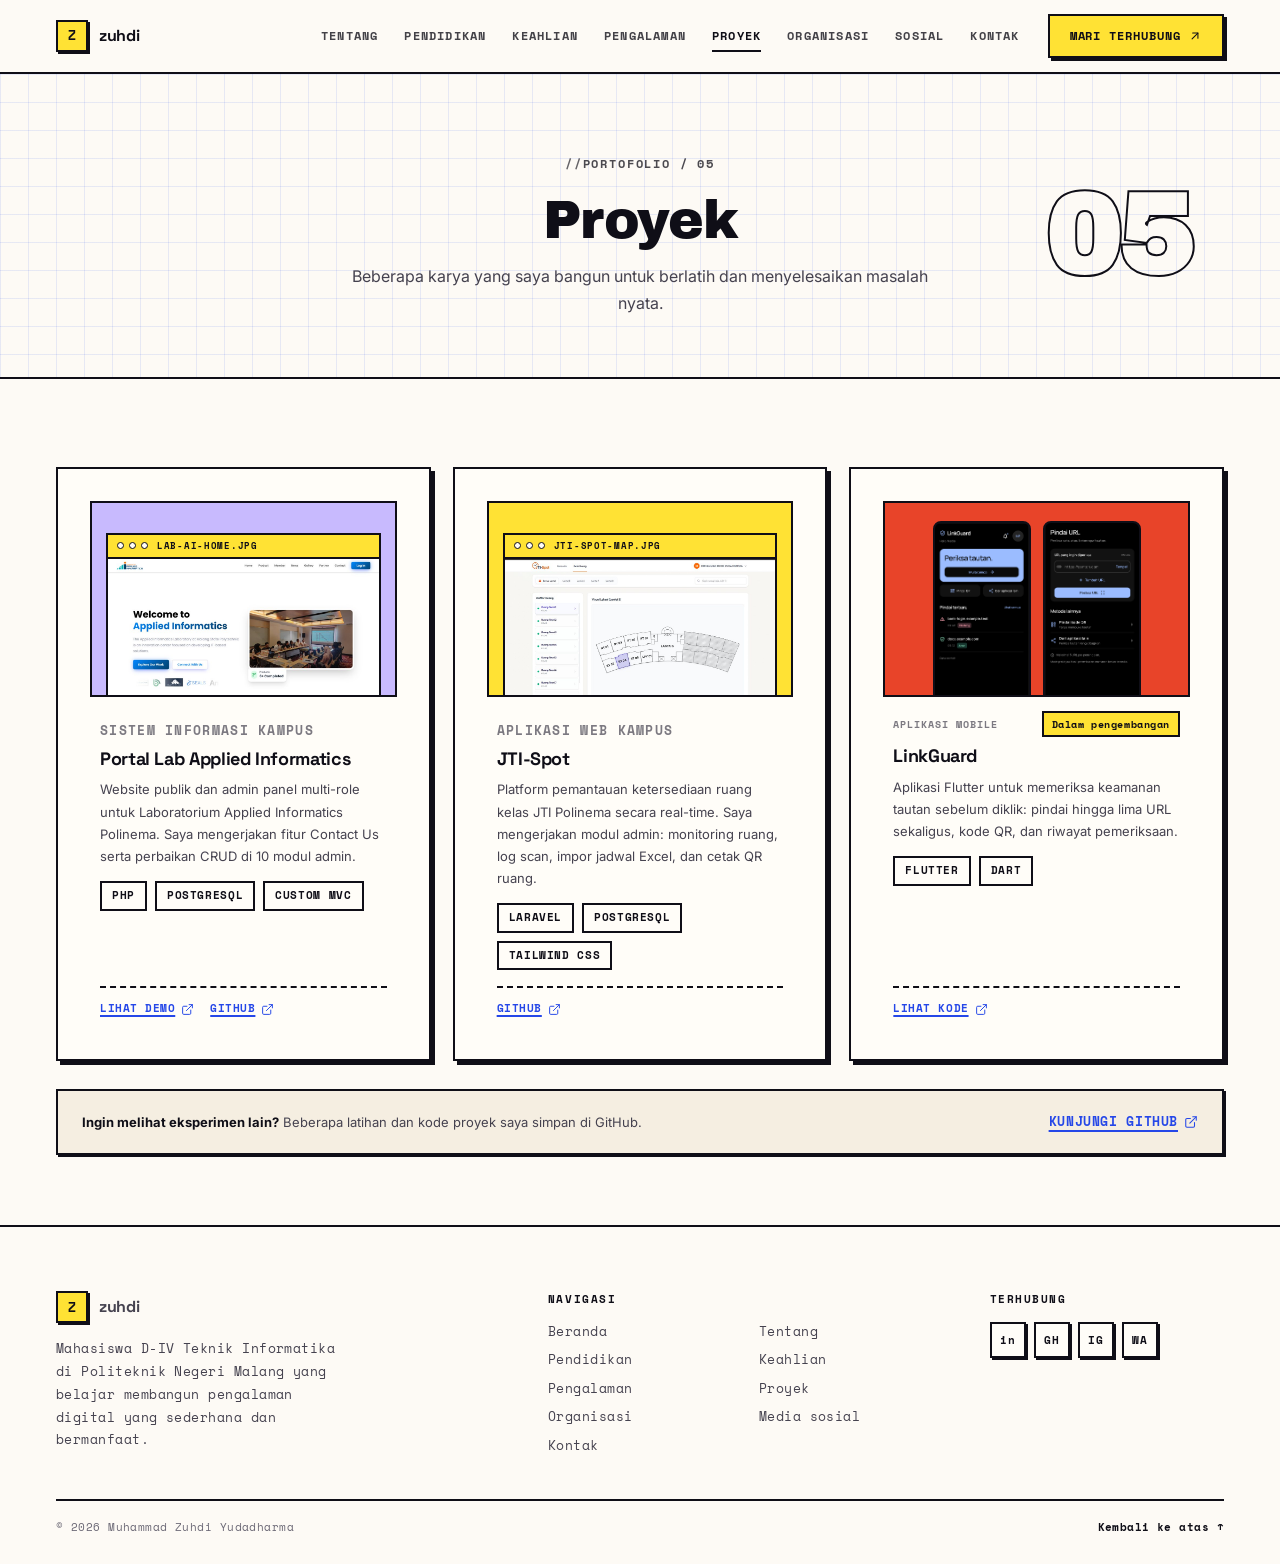
<file: proyek.html>
<!DOCTYPE html>
<html lang="id" data-skin="retro">
<head>
  <meta charset="UTF-8" />
  <meta name="viewport" content="width=device-width, initial-scale=1.0" />
  <meta name="description" content="Proyek pilihan Muhammad Zuhdi Yudadharma di bidang web development." />
  <meta name="theme-color" content="#fdfaf5" />
  <script defer src="https://cdn.vercel-insights.com/v1/script.js"></script>
  <script>/* Skin retro hanya punya tema terang: lewati penerapan tema gelap
     agar tidak ada kedipan sebelum CSS retro dimuat. */
  (function () {
    var el = document.documentElement;
    if (el.getAttribute("data-skin") === "retro") { el.removeAttribute("data-theme"); return; }
    try {
      el.setAttribute("data-theme", localStorage.getItem("theme") || (matchMedia("(prefers-color-scheme: dark)").matches ? "dark" : "light"));
    } catch (e) {
      el.setAttribute("data-theme", "light");
    }
  })();</script>
  <link rel="icon" type="image/png" sizes="64x64" href="assets/favicon.png" />
  <link rel="icon" type="image/svg+xml" href="assets/favicon.svg" />
  <link rel="apple-touch-icon" href="assets/apple-touch-icon.png" />
  <title>Proyek - Muhammad Zuhdi Yudadharma</title>
  <link rel="preconnect" href="https://fonts.googleapis.com" />
  <link rel="preconnect" href="https://fonts.gstatic.com" crossorigin />
  <link rel="stylesheet" href="https://fonts.googleapis.com/css2?family=Archivo+Black&family=Inter:wght@400;500;600;700&family=Space+Grotesk:wght@500;700&family=Space+Mono:wght@400;700&display=swap" />
  <link rel="stylesheet" href="css/base.css" />
  <link rel="stylesheet" href="css/layout.css" />
  <link rel="stylesheet" href="css/components.css" />
  <link rel="stylesheet" href="css/proyek.css" />
  <link rel="stylesheet" href="css/retro.css" />
</head>
<body id="top">

<a class="skip-link" href="#main">Lewati ke konten</a>

<header class="site-header">
  <div class="container nav">
    <a class="brand" href="index.html" aria-label="Beranda Muhammad Zuhdi Yudadharma">
      <span class="brand-mark">Z</span>
      <span>zuhdi</span>
    </a>
    <button class="theme-toggle" type="button" aria-label="Ganti mode gelap atau terang" aria-pressed="false">
      <svg class="icon icon-moon" viewBox="0 0 24 24" aria-hidden="true"><path d="M12 3a6 6 0 0 0 9 9 9 9 0 1 1-9-9Z"/></svg>
      <svg class="icon icon-sun" viewBox="0 0 24 24" aria-hidden="true"><circle cx="12" cy="12" r="4"/><path d="M12 2v2"/><path d="M12 20v2"/><path d="m4.9 4.9 1.4 1.4"/><path d="m17.7 17.7 1.4 1.4"/><path d="M2 12h2"/><path d="M20 12h2"/><path d="m6.3 17.7-1.4 1.4"/><path d="m19.1 4.9-1.4 1.4"/></svg>
    </button>
    <button class="menu-toggle" type="button" aria-label="Buka menu navigasi" aria-expanded="false" aria-controls="primary-nav">
      <span></span><span></span><span></span>
    </button>
    <nav class="nav-links" id="primary-nav" aria-label="Navigasi utama">
        <a class="nav-link" href="tentang.html">Tentang</a>
        <a class="nav-link" href="pendidikan.html">Pendidikan</a>
        <a class="nav-link" href="keahlian.html">Keahlian</a>
        <a class="nav-link" href="pengalaman.html">Pengalaman</a>
        <a class="nav-link active" href="proyek.html" aria-current="page">Proyek</a>
        <a class="nav-link" href="organisasi.html">Organisasi</a>
        <a class="nav-link" href="sosial.html">Sosial</a>
        <a class="nav-link" href="kontak.html">Kontak</a>
      <a class="nav-cta" href="kontak.html">Mari terhubung <svg class="icon" viewBox="0 0 24 24" aria-hidden="true"><path d="M7 17 17 7"/><path d="M8 7h9v9"/></svg></a>
    </nav>
  </div>
</header>
<main id="main">
  <section class="page-hero">
    <div class="container page-hero-grid">
      <div>
        <p class="eyebrow">Portofolio / 05</p>
        <h1>Proyek</h1>
        <p class="page-desc">Beberapa karya yang saya bangun untuk berlatih dan menyelesaikan masalah nyata.</p>
      </div>
      <span class="page-number" aria-hidden="true">05</span>
    </div>
  </section>
  <section class="page-content">
    <div class="container">
      <div class="project-grid">
        <article class="project-card">
          <div class="project-thumb" aria-hidden="true">
            <div class="mock">
              <div class="mock-bar"><i></i><i></i><i></i><span class="mock-name">lab-ai-home.jpg</span></div>
              <div class="mock-shot">
                <img class="shot-main" src="assets/lab-ai-home.jpg" alt="" width="1000" height="564" />
                <img class="shot-alt" src="assets/lab-ai-admin.jpg" alt="" width="1000" height="538" loading="lazy" />
              </div>
            </div>
          </div>
          <div class="project-content">
            <p class="project-kicker">Sistem informasi kampus</p>
            <h2>Portal Lab Applied Informatics</h2>
            <p>Website publik dan admin panel multi-role untuk Laboratorium Applied Informatics Polinema. Saya mengerjakan fitur Contact Us serta perbaikan CRUD di 10 modul admin.</p>
            <div class="tags"><span class="tag">PHP</span><span class="tag">PostgreSQL</span><span class="tag">Custom MVC</span></div>
            <div class="project-links">
              <a class="project-link" href="https://appliedinformaticspolinema.alwaysdata.net/home" target="_blank" rel="noopener noreferrer">Lihat demo <svg class="icon" viewBox="0 0 24 24" aria-hidden="true"><path d="M15 3h6v6"/><path d="M10 14 21 3"/><path d="M18 13v6a2 2 0 0 1-2 2H5a2 2 0 0 1-2-2V8a2 2 0 0 1 2-2h6"/></svg></a>
              <a class="project-link" href="https://github.com/Zuhdiaja/Lab.Applied-Informatics" target="_blank" rel="noopener noreferrer">GitHub <svg class="icon" viewBox="0 0 24 24" aria-hidden="true"><path d="M15 3h6v6"/><path d="M10 14 21 3"/><path d="M18 13v6a2 2 0 0 1-2 2H5a2 2 0 0 1-2-2V8a2 2 0 0 1 2-2h6"/></svg></a>
            </div>
          </div>
        </article>
        <article class="project-card">
          <div class="project-thumb thumb-b" aria-hidden="true">
            <div class="mock">
              <div class="mock-bar"><i></i><i></i><i></i><span class="mock-name">jti-spot-map.jpg</span></div>
              <div class="mock-shot">
                <img class="shot-main" src="assets/jti-spot-map.jpg" alt="" width="1000" height="547" />
                <img class="shot-alt" src="assets/jti-spot-admin.jpg" alt="" width="1000" height="542" loading="lazy" />
              </div>
            </div>
          </div>
          <div class="project-content">
            <p class="project-kicker">Aplikasi web kampus</p>
            <h2>JTI-Spot</h2>
            <p>Platform pemantauan ketersediaan ruang kelas JTI Polinema secara real-time. Saya mengerjakan modul admin: monitoring ruang, log scan, impor jadwal Excel, dan cetak QR ruang.</p>
            <div class="tags"><span class="tag">Laravel</span><span class="tag">PostgreSQL</span><span class="tag">Tailwind CSS</span></div>
            <div class="project-links">
              <a class="project-link" href="https://github.com/Zuhdiaja/jti-spot" target="_blank" rel="noopener noreferrer"> Github <svg class="icon" viewBox="0 0 24 24" aria-hidden="true"><path d="M15 3h6v6"/><path d="M10 14 21 3"/><path d="M18 13v6a2 2 0 0 1-2 2H5a2 2 0 0 1-2-2V8a2 2 0 0 1 2-2h6"/></svg></a>
            </div>
          </div>
        </article>
        <article class="project-card">
          <div class="project-thumb thumb-c" aria-hidden="true">
            <div class="mock-phone mock-phone--a"><img src="assets/linkguard-home.png" alt="" width="422" height="912" /></div>
            <div class="mock-phone mock-phone--b"><img src="assets/linkguard-scan.png" alt="" width="422" height="912" loading="lazy" /></div>
          </div>
          <div class="project-content">
            <div class="project-topline">
              <p class="project-kicker">Aplikasi mobile</p>
              <span class="year-pill">Dalam pengembangan</span>
            </div>
            <h2>LinkGuard</h2>
            <p>Aplikasi Flutter untuk memeriksa keamanan tautan sebelum diklik: pindai hingga lima URL sekaligus, kode QR, dan riwayat pemeriksaan.</p>
            <div class="tags"><span class="tag">Flutter</span><span class="tag">Dart</span></div>
            <div class="project-links">
              <a class="project-link" href="https://github.com/Zuhdiaja/PBL-MOBILE" target="_blank" rel="noopener noreferrer">Lihat kode <svg class="icon" viewBox="0 0 24 24" aria-hidden="true"><path d="M15 3h6v6"/><path d="M10 14 21 3"/><path d="M18 13v6a2 2 0 0 1-2 2H5a2 2 0 0 1-2-2V8a2 2 0 0 1 2-2h6"/></svg></a>
            </div>
          </div>
        </article>
      </div>
      <div class="project-note">
        <p><strong>Ingin melihat eksperimen lain?</strong> Beberapa latihan dan kode proyek saya simpan di GitHub.</p>
        <a class="text-link" href="https://github.com/Zuhdiaja" target="_blank" rel="noopener noreferrer">Kunjungi GitHub <svg class="icon" viewBox="0 0 24 24" aria-hidden="true"><path d="M15 3h6v6"/><path d="M10 14 21 3"/><path d="M18 13v6a2 2 0 0 1-2 2H5a2 2 0 0 1-2-2V8a2 2 0 0 1 2-2h6"/></svg></a>
      </div>
    </div>
  </section>
</main>

<footer class="site-footer">
  <div class="container footer-main">
    <div class="footer-brand">
      <a class="brand" href="index.html">
        <span class="brand-mark">Z</span>
        <span>zuhdi</span>
      </a>
      <p>Mahasiswa D-IV Teknik Informatika di Politeknik Negeri Malang yang belajar membangun pengalaman digital yang sederhana dan bermanfaat.</p>
    </div>
    <div>
      <p class="footer-title">Navigasi</p>
      <div class="footer-links">
        <a href="index.html">Beranda</a>
        <a href="tentang.html">Tentang</a>
        <a href="pendidikan.html">Pendidikan</a>
        <a href="keahlian.html">Keahlian</a>
        <a href="pengalaman.html">Pengalaman</a>
        <a href="proyek.html">Proyek</a>
        <a href="organisasi.html">Organisasi</a>
        <a href="sosial.html">Media sosial</a>
        <a href="kontak.html">Kontak</a>
      </div>
    </div>
    <div>
      <p class="footer-title">Terhubung</p>
      <div class="footer-social">
        <a href="https://www.linkedin.com/in/muhammad-zuhdi-y/" target="_blank" rel="noopener noreferrer" aria-label="LinkedIn"><span class="social-monogram">in</span></a>
        <a href="https://github.com/Zuhdiaja" target="_blank" rel="noopener noreferrer" aria-label="GitHub"><span class="social-monogram">GH</span></a>
        <a href="https://www.instagram.com/zxdhiy/" target="_blank" rel="noopener noreferrer" aria-label="Instagram"><span class="social-monogram">IG</span></a>
        <a href="https://wa.me/6285608797716" target="_blank" rel="noopener noreferrer" aria-label="WhatsApp"><span class="social-monogram">WA</span></a>
      </div>
    </div>
  </div>
  <div class="container footer-bottom">
    <span>© <span id="year">2026</span> Muhammad Zuhdi Yudadharma</span>
    <a href="#top">Kembali ke atas ↑</a>
  </div>
</footer>

<script src="js/navigation.js"></script>

</body>
</html>
</file>
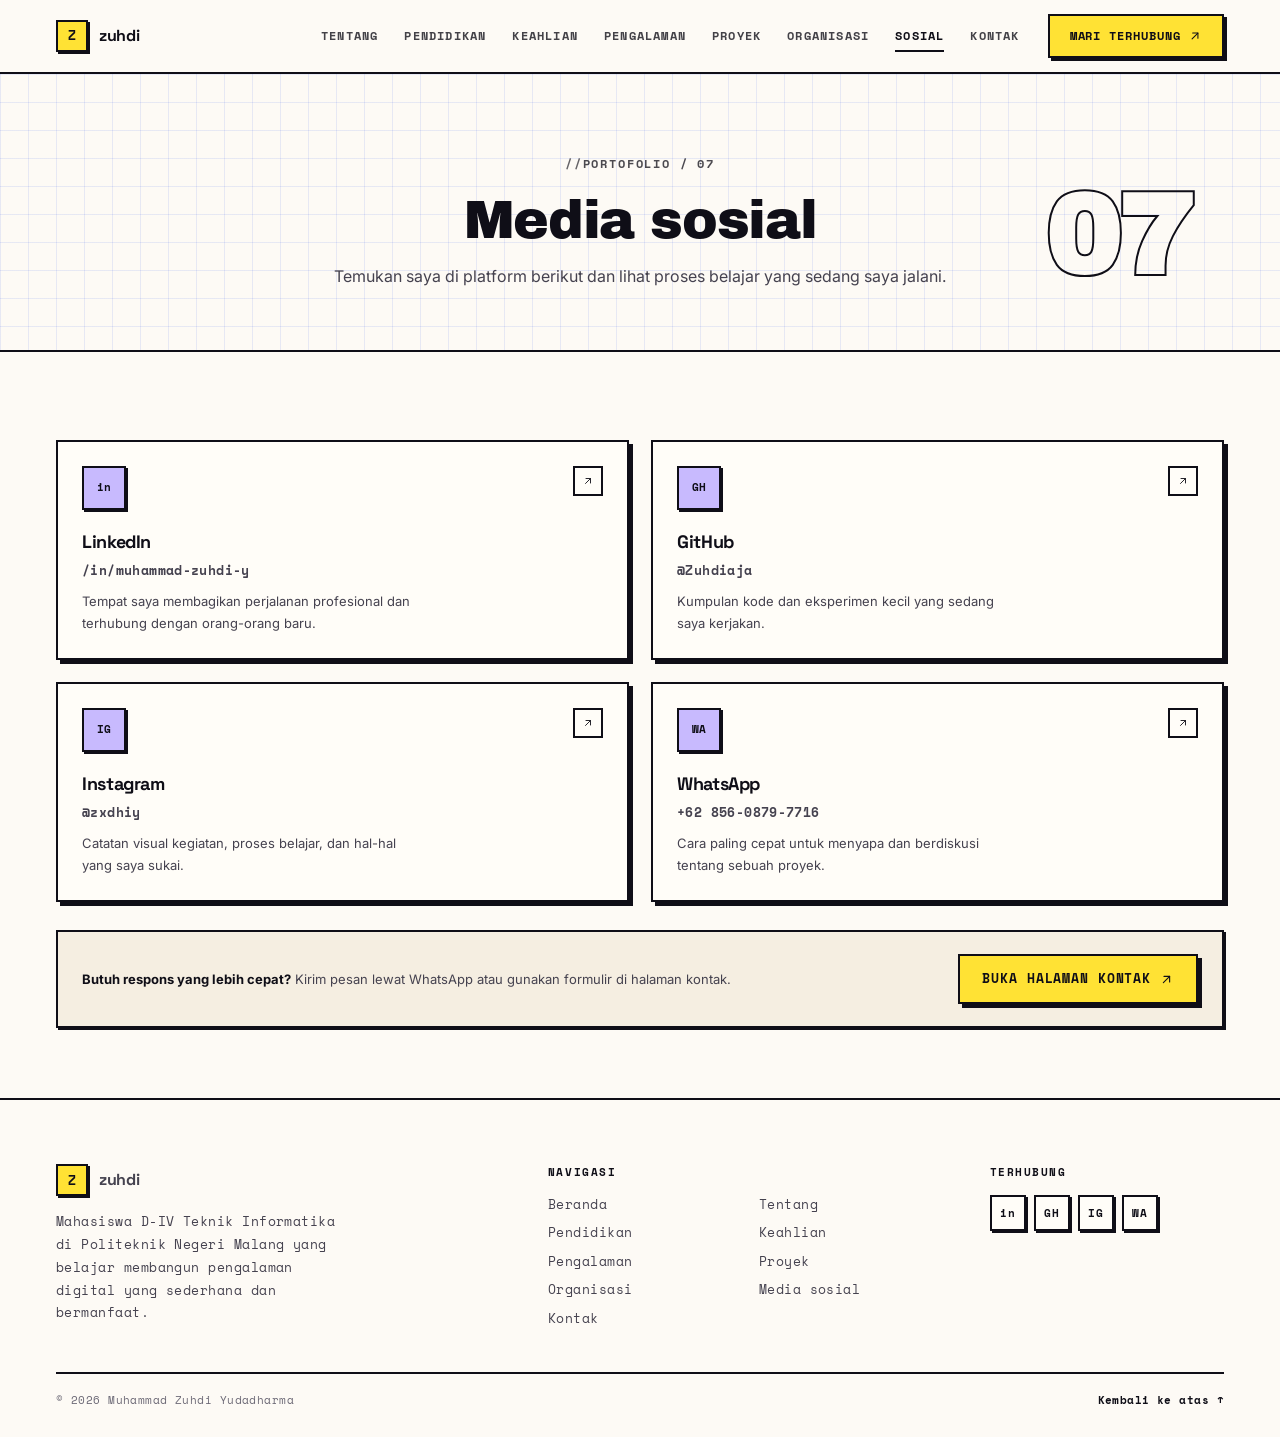
<file: sosial.html>
<!DOCTYPE html>
<html lang="id" data-skin="retro">
<head>
  <meta charset="UTF-8" />
  <meta name="viewport" content="width=device-width, initial-scale=1.0" />
  <meta name="description" content="Tautan media sosial Muhammad Zuhdi Yudadharma." />
  <meta name="theme-color" content="#fdfaf5" />
  <script defer src="https://cdn.vercel-insights.com/v1/script.js"></script>
  <script>/* Skin retro hanya punya tema terang: lewati penerapan tema gelap
     agar tidak ada kedipan sebelum CSS retro dimuat. */
  (function () {
    var el = document.documentElement;
    if (el.getAttribute("data-skin") === "retro") { el.removeAttribute("data-theme"); return; }
    try {
      el.setAttribute("data-theme", localStorage.getItem("theme") || (matchMedia("(prefers-color-scheme: dark)").matches ? "dark" : "light"));
    } catch (e) {
      el.setAttribute("data-theme", "light");
    }
  })();</script>
  <link rel="icon" type="image/png" sizes="64x64" href="assets/favicon.png" />
  <link rel="icon" type="image/svg+xml" href="assets/favicon.svg" />
  <link rel="apple-touch-icon" href="assets/apple-touch-icon.png" />
  <title>Media Sosial - Muhammad Zuhdi Yudadharma</title>
  <link rel="preconnect" href="https://fonts.googleapis.com" />
  <link rel="preconnect" href="https://fonts.gstatic.com" crossorigin />
  <link rel="stylesheet" href="https://fonts.googleapis.com/css2?family=Archivo+Black&family=Inter:wght@400;500;600;700&family=Space+Grotesk:wght@500;700&family=Space+Mono:wght@400;700&display=swap" />
  <link rel="stylesheet" href="css/base.css" />
  <link rel="stylesheet" href="css/layout.css" />
  <link rel="stylesheet" href="css/components.css" />
  <link rel="stylesheet" href="css/sosial.css" />
  <link rel="stylesheet" href="css/retro.css" />
</head>
<body id="top">

<a class="skip-link" href="#main">Lewati ke konten</a>

<header class="site-header">
  <div class="container nav">
    <a class="brand" href="index.html" aria-label="Beranda Muhammad Zuhdi Yudadharma">
      <span class="brand-mark">Z</span>
      <span>zuhdi</span>
    </a>
    <button class="theme-toggle" type="button" aria-label="Ganti mode gelap atau terang" aria-pressed="false">
      <svg class="icon icon-moon" viewBox="0 0 24 24" aria-hidden="true"><path d="M12 3a6 6 0 0 0 9 9 9 9 0 1 1-9-9Z"/></svg>
      <svg class="icon icon-sun" viewBox="0 0 24 24" aria-hidden="true"><circle cx="12" cy="12" r="4"/><path d="M12 2v2"/><path d="M12 20v2"/><path d="m4.9 4.9 1.4 1.4"/><path d="m17.7 17.7 1.4 1.4"/><path d="M2 12h2"/><path d="M20 12h2"/><path d="m6.3 17.7-1.4 1.4"/><path d="m19.1 4.9-1.4 1.4"/></svg>
    </button>
    <button class="menu-toggle" type="button" aria-label="Buka menu navigasi" aria-expanded="false" aria-controls="primary-nav">
      <span></span><span></span><span></span>
    </button>
    <nav class="nav-links" id="primary-nav" aria-label="Navigasi utama">
        <a class="nav-link" href="tentang.html">Tentang</a>
        <a class="nav-link" href="pendidikan.html">Pendidikan</a>
        <a class="nav-link" href="keahlian.html">Keahlian</a>
        <a class="nav-link" href="pengalaman.html">Pengalaman</a>
        <a class="nav-link" href="proyek.html">Proyek</a>
        <a class="nav-link" href="organisasi.html">Organisasi</a>
        <a class="nav-link active" href="sosial.html" aria-current="page">Sosial</a>
        <a class="nav-link" href="kontak.html">Kontak</a>
      <a class="nav-cta" href="kontak.html">Mari terhubung <svg class="icon" viewBox="0 0 24 24" aria-hidden="true"><path d="M7 17 17 7"/><path d="M8 7h9v9"/></svg></a>
    </nav>
  </div>
</header>
<main id="main">
  <section class="page-hero">
    <div class="container page-hero-grid">
      <div>
        <p class="eyebrow">Portofolio / 07</p>
        <h1>Media sosial</h1>
        <p class="page-desc">Temukan saya di platform berikut dan lihat proses belajar yang sedang saya jalani.</p>
      </div>
      <span class="page-number" aria-hidden="true">07</span>
    </div>
  </section>
  <section class="page-content">
    <div class="container">
      <div class="social-grid">
        <a class="social-card" href="https://www.linkedin.com/in/muhammad-zuhdi-y/" target="_blank" rel="noopener noreferrer">
          <div class="social-top">
            <span class="social-icon"><span class="social-monogram">in</span></span>
            <span class="social-arrow"><svg class="icon" viewBox="0 0 24 24" aria-hidden="true"><path d="M7 17 17 7"/><path d="M8 7h9v9"/></svg></span>
          </div>
          <h2>LinkedIn</h2>
          <p class="social-handle">/in/muhammad-zuhdi-y</p>
          <p>Tempat saya membagikan perjalanan profesional dan terhubung dengan orang-orang baru.</p>
        </a>
        <a class="social-card" href="https://github.com/Zuhdiaja" target="_blank" rel="noopener noreferrer">
          <div class="social-top">
            <span class="social-icon"><span class="social-monogram">GH</span></span>
            <span class="social-arrow"><svg class="icon" viewBox="0 0 24 24" aria-hidden="true"><path d="M7 17 17 7"/><path d="M8 7h9v9"/></svg></span>
          </div>
          <h2>GitHub</h2>
          <p class="social-handle">@Zuhdiaja</p>
          <p>Kumpulan kode dan eksperimen kecil yang sedang saya kerjakan.</p>
        </a>
        <a class="social-card" href="https://www.instagram.com/zxdhiy/" target="_blank" rel="noopener noreferrer">
          <div class="social-top">
            <span class="social-icon"><span class="social-monogram">IG</span></span>
            <span class="social-arrow"><svg class="icon" viewBox="0 0 24 24" aria-hidden="true"><path d="M7 17 17 7"/><path d="M8 7h9v9"/></svg></span>
          </div>
          <h2>Instagram</h2>
          <p class="social-handle">@zxdhiy</p>
          <p>Catatan visual kegiatan, proses belajar, dan hal-hal yang saya sukai.</p>
        </a>
        <a class="social-card" href="https://wa.me/6285608797716" target="_blank" rel="noopener noreferrer">
          <div class="social-top">
            <span class="social-icon"><span class="social-monogram">WA</span></span>
            <span class="social-arrow"><svg class="icon" viewBox="0 0 24 24" aria-hidden="true"><path d="M7 17 17 7"/><path d="M8 7h9v9"/></svg></span>
          </div>
          <h2>WhatsApp</h2>
          <p class="social-handle">+62 856-0879-7716</p>
          <p>Cara paling cepat untuk menyapa dan berdiskusi tentang sebuah proyek.</p>
        </a>
      </div>
      <div class="social-note">
        <p><strong>Butuh respons yang lebih cepat?</strong> Kirim pesan lewat WhatsApp atau gunakan formulir di halaman kontak.</p>
        <a class="btn btn-primary" href="kontak.html">Buka halaman kontak <svg class="icon" viewBox="0 0 24 24" aria-hidden="true"><path d="M7 17 17 7"/><path d="M8 7h9v9"/></svg></a>
      </div>
    </div>
  </section>
</main>

<footer class="site-footer">
  <div class="container footer-main">
    <div class="footer-brand">
      <a class="brand" href="index.html">
        <span class="brand-mark">Z</span>
        <span>zuhdi</span>
      </a>
      <p>Mahasiswa D-IV Teknik Informatika di Politeknik Negeri Malang yang belajar membangun pengalaman digital yang sederhana dan bermanfaat.</p>
    </div>
    <div>
      <p class="footer-title">Navigasi</p>
      <div class="footer-links">
        <a href="index.html">Beranda</a>
        <a href="tentang.html">Tentang</a>
        <a href="pendidikan.html">Pendidikan</a>
        <a href="keahlian.html">Keahlian</a>
        <a href="pengalaman.html">Pengalaman</a>
        <a href="proyek.html">Proyek</a>
        <a href="organisasi.html">Organisasi</a>
        <a href="sosial.html">Media sosial</a>
        <a href="kontak.html">Kontak</a>
      </div>
    </div>
    <div>
      <p class="footer-title">Terhubung</p>
      <div class="footer-social">
        <a href="https://www.linkedin.com/in/muhammad-zuhdi-y/" target="_blank" rel="noopener noreferrer" aria-label="LinkedIn"><span class="social-monogram">in</span></a>
        <a href="https://github.com/Zuhdiaja" target="_blank" rel="noopener noreferrer" aria-label="GitHub"><span class="social-monogram">GH</span></a>
        <a href="https://www.instagram.com/zxdhiy/" target="_blank" rel="noopener noreferrer" aria-label="Instagram"><span class="social-monogram">IG</span></a>
        <a href="https://wa.me/6285608797716" target="_blank" rel="noopener noreferrer" aria-label="WhatsApp"><span class="social-monogram">WA</span></a>
      </div>
    </div>
  </div>
  <div class="container footer-bottom">
    <span>© <span id="year">2026</span> Muhammad Zuhdi Yudadharma</span>
    <a href="#top">Kembali ke atas ↑</a>
  </div>
</footer>

<script src="js/navigation.js"></script>

</body>
</html>
</file>
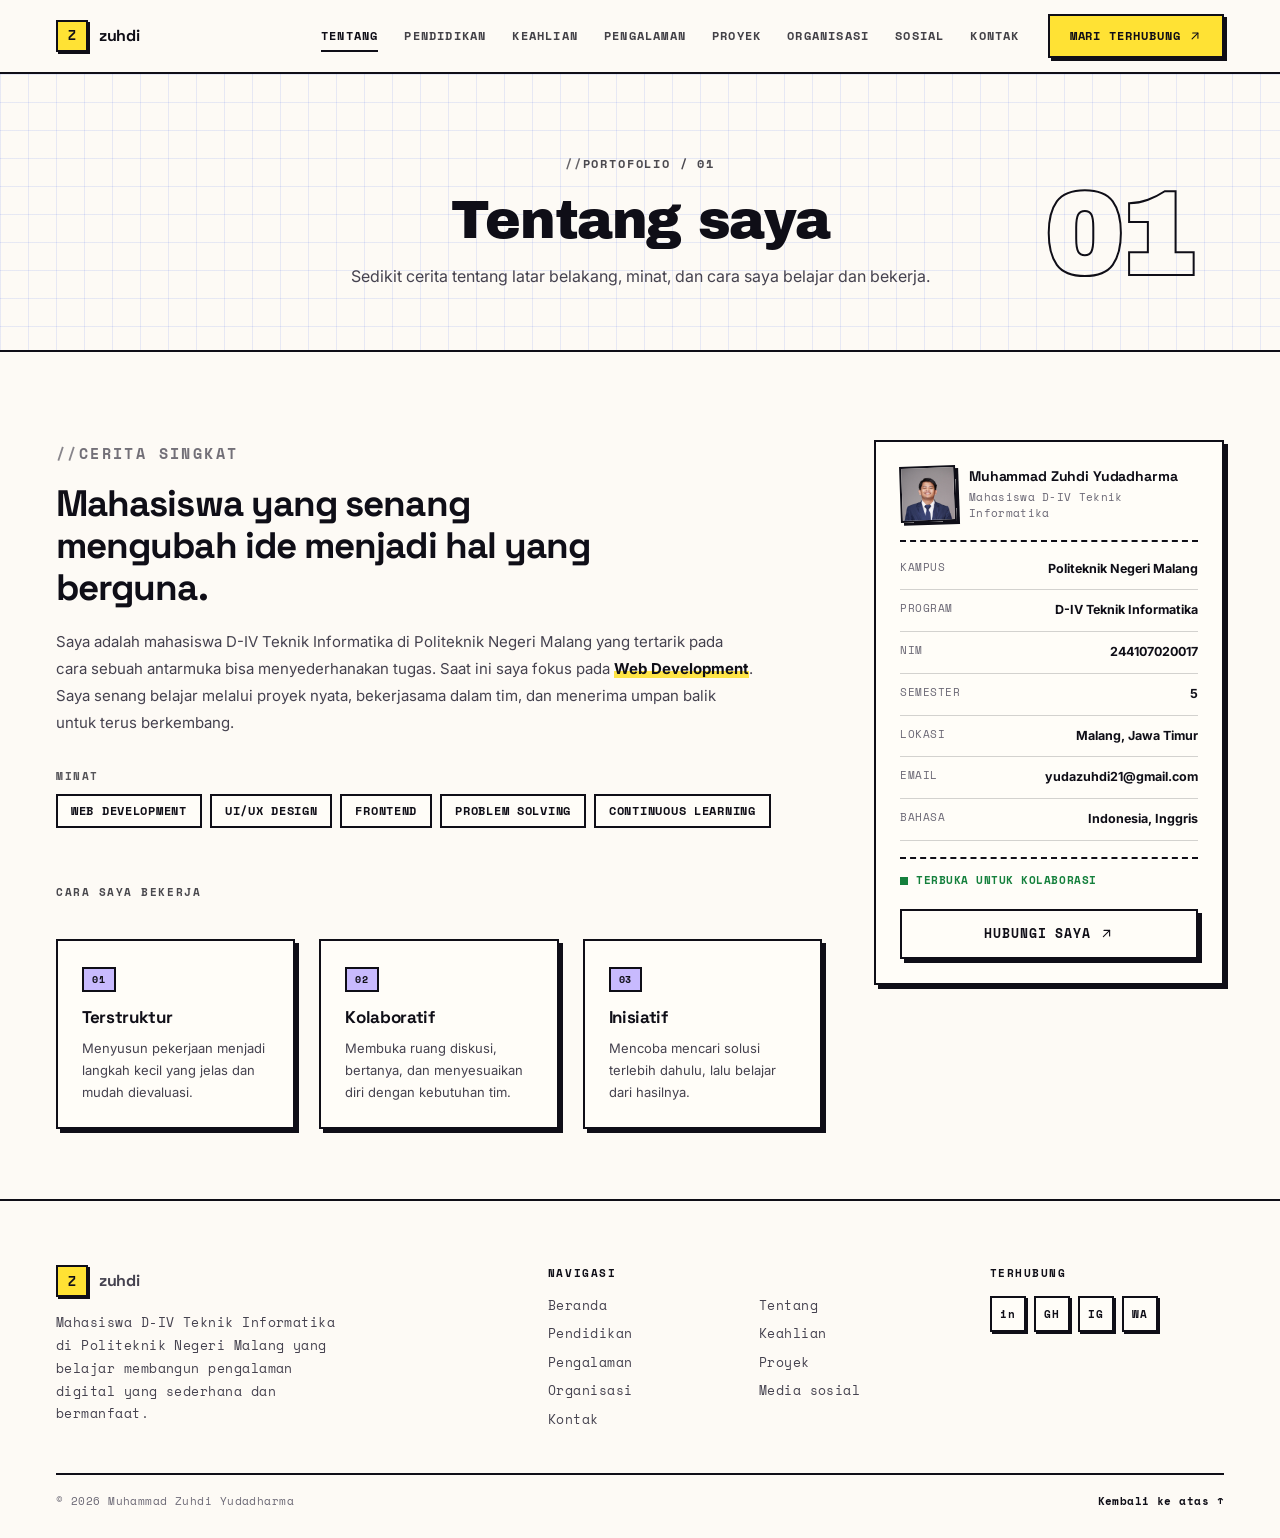
<file: tentang.html>
<!DOCTYPE html>
<html lang="id" data-skin="retro">
<head>
  <meta charset="UTF-8" />
  <meta name="viewport" content="width=device-width, initial-scale=1.0" />
  <meta name="description" content="Tentang Muhammad Zuhdi Yudadharma: latar belakang, minat, dan cara bekerja." />
  <meta name="theme-color" content="#fdfaf5" />
  <script defer src="https://cdn.vercel-insights.com/v1/script.js"></script>
  <script>/* Skin retro hanya punya tema terang: lewati penerapan tema gelap
     agar tidak ada kedipan sebelum CSS retro dimuat. */
  (function () {
    var el = document.documentElement;
    if (el.getAttribute("data-skin") === "retro") { el.removeAttribute("data-theme"); return; }
    try {
      el.setAttribute("data-theme", localStorage.getItem("theme") || (matchMedia("(prefers-color-scheme: dark)").matches ? "dark" : "light"));
    } catch (e) {
      el.setAttribute("data-theme", "light");
    }
  })();</script>
  <link rel="icon" type="image/png" sizes="64x64" href="assets/favicon.png" />
  <link rel="icon" type="image/svg+xml" href="assets/favicon.svg" />
  <link rel="apple-touch-icon" href="assets/apple-touch-icon.png" />
  <title>Tentang - Muhammad Zuhdi Yudadharma</title>
  <link rel="preconnect" href="https://fonts.googleapis.com" />
  <link rel="preconnect" href="https://fonts.gstatic.com" crossorigin />
  <link rel="stylesheet" href="https://fonts.googleapis.com/css2?family=Archivo+Black&family=Inter:wght@400;500;600;700&family=Space+Grotesk:wght@500;700&family=Space+Mono:wght@400;700&display=swap" />
  <link rel="stylesheet" href="css/base.css" />
  <link rel="stylesheet" href="css/layout.css" />
  <link rel="stylesheet" href="css/components.css" />
  <link rel="stylesheet" href="css/tentang.css" />
  <link rel="stylesheet" href="css/retro.css" />
</head>
<body id="top">

<a class="skip-link" href="#main">Lewati ke konten</a>

<header class="site-header">
  <div class="container nav">
    <a class="brand" href="index.html" aria-label="Beranda Muhammad Zuhdi Yudadharma">
      <span class="brand-mark">Z</span>
      <span>zuhdi</span>
    </a>
    <button class="theme-toggle" type="button" aria-label="Ganti mode gelap atau terang" aria-pressed="false">
      <svg class="icon icon-moon" viewBox="0 0 24 24" aria-hidden="true"><path d="M12 3a6 6 0 0 0 9 9 9 9 0 1 1-9-9Z"/></svg>
      <svg class="icon icon-sun" viewBox="0 0 24 24" aria-hidden="true"><circle cx="12" cy="12" r="4"/><path d="M12 2v2"/><path d="M12 20v2"/><path d="m4.9 4.9 1.4 1.4"/><path d="m17.7 17.7 1.4 1.4"/><path d="M2 12h2"/><path d="M20 12h2"/><path d="m6.3 17.7-1.4 1.4"/><path d="m19.1 4.9-1.4 1.4"/></svg>
    </button>
    <button class="menu-toggle" type="button" aria-label="Buka menu navigasi" aria-expanded="false" aria-controls="primary-nav">
      <span></span><span></span><span></span>
    </button>
    <nav class="nav-links" id="primary-nav" aria-label="Navigasi utama">
        <a class="nav-link active" href="tentang.html" aria-current="page">Tentang</a>
        <a class="nav-link" href="pendidikan.html">Pendidikan</a>
        <a class="nav-link" href="keahlian.html">Keahlian</a>
        <a class="nav-link" href="pengalaman.html">Pengalaman</a>
        <a class="nav-link" href="proyek.html">Proyek</a>
        <a class="nav-link" href="organisasi.html">Organisasi</a>
        <a class="nav-link" href="sosial.html">Sosial</a>
        <a class="nav-link" href="kontak.html">Kontak</a>
      <a class="nav-cta" href="kontak.html">Mari terhubung <svg class="icon" viewBox="0 0 24 24" aria-hidden="true"><path d="M7 17 17 7"/><path d="M8 7h9v9"/></svg></a>
    </nav>
  </div>
</header>
<main id="main">
  <section class="page-hero">
    <div class="container page-hero-grid">
      <div>
        <p class="eyebrow">Portofolio / 01</p>
        <h1>Tentang saya</h1>
        <p class="page-desc">Sedikit cerita tentang latar belakang, minat, dan cara saya belajar dan bekerja.</p>
      </div>
      <span class="page-number" aria-hidden="true">01</span>
    </div>
  </section>
  <section class="page-content">
    <div class="container about-layout">
      <div class="about-main">
        <p class="eyebrow">Cerita singkat</p>
        <h2>Mahasiswa yang senang mengubah ide menjadi hal yang berguna.</h2>
        <p>Saya adalah mahasiswa D-IV Teknik Informatika di Politeknik Negeri Malang yang tertarik pada cara sebuah antarmuka bisa menyederhanakan tugas. Saat ini saya fokus pada <strong>Web Development</strong>. Saya senang belajar melalui proyek nyata, bekerjasama dalam tim, dan menerima umpan balik untuk terus berkembang.</p>
        <div class="interests">
          <p class="interests-label">Minat</p>
          <div class="tags">
            <span class="tag">Web Development</span>
            <span class="tag">UI/UX Design</span>
            <span class="tag">Frontend</span>
            <span class="tag">Problem Solving</span>
            <span class="tag">Continuous Learning</span>
          </div>
        </div>
        <div class="values">
          <p class="values-heading">Cara saya bekerja</p>
          <div class="values-grid">
            <article class="value-card">
              <span class="value-number">01</span>
              <h3>Terstruktur</h3>
              <p>Menyusun pekerjaan menjadi langkah kecil yang jelas dan mudah dievaluasi.</p>
            </article>
            <article class="value-card">
              <span class="value-number">02</span>
              <h3>Kolaboratif</h3>
              <p>Membuka ruang diskusi, bertanya, dan menyesuaikan diri dengan kebutuhan tim.</p>
            </article>
            <article class="value-card">
              <span class="value-number">03</span>
              <h3>Inisiatif</h3>
              <p>Mencoba mencari solusi terlebih dahulu, lalu belajar dari hasilnya.</p>
            </article>
          </div>
        </div>
      </div>
      <aside class="profile-card" aria-label="Informasi singkat">
        <div class="profile-top">
          <img class="profile-avatar" src="assets/foto-zuhdi-avatar.jpg" alt="Foto Muhammad Zuhdi Yudadharma" width="400" height="400" />
          <div>
            <strong>Muhammad Zuhdi Yudadharma</strong>
            <span>Mahasiswa D-IV Teknik Informatika</span>
          </div>
        </div>
        <dl class="profile-list">
          <div><dt>Kampus</dt><dd>Politeknik Negeri Malang</dd></div>
          <div><dt>Program</dt><dd>D-IV Teknik Informatika</dd></div>
          <div><dt>NIM</dt><dd>244107020017</dd></div>
          <div><dt>Semester</dt><dd>5</dd></div>
          <div><dt>Lokasi</dt><dd>Malang, Jawa Timur</dd></div>
          <div><dt>Email</dt><dd>yudazuhdi21@gmail.com</dd></div>
          <div><dt>Bahasa</dt><dd>Indonesia, Inggris</dd></div>
        </dl>
        <div class="profile-availability"><span class="status-dot"></span> Terbuka untuk kolaborasi</div>
        <a class="btn btn-secondary" href="kontak.html">Hubungi saya <svg class="icon" viewBox="0 0 24 24" aria-hidden="true"><path d="M7 17 17 7"/><path d="M8 7h9v9"/></svg></a>
      </aside>
    </div>
  </section>
</main>

<footer class="site-footer">
  <div class="container footer-main">
    <div class="footer-brand">
      <a class="brand" href="index.html">
        <span class="brand-mark">Z</span>
        <span>zuhdi</span>
      </a>
      <p>Mahasiswa D-IV Teknik Informatika di Politeknik Negeri Malang yang belajar membangun pengalaman digital yang sederhana dan bermanfaat.</p>
    </div>
    <div>
      <p class="footer-title">Navigasi</p>
      <div class="footer-links">
        <a href="index.html">Beranda</a>
        <a href="tentang.html">Tentang</a>
        <a href="pendidikan.html">Pendidikan</a>
        <a href="keahlian.html">Keahlian</a>
        <a href="pengalaman.html">Pengalaman</a>
        <a href="proyek.html">Proyek</a>
        <a href="organisasi.html">Organisasi</a>
        <a href="sosial.html">Media sosial</a>
        <a href="kontak.html">Kontak</a>
      </div>
    </div>
    <div>
      <p class="footer-title">Terhubung</p>
      <div class="footer-social">
        <a href="https://www.linkedin.com/in/muhammad-zuhdi-y/" target="_blank" rel="noopener noreferrer" aria-label="LinkedIn"><span class="social-monogram">in</span></a>
        <a href="https://github.com/Zuhdiaja" target="_blank" rel="noopener noreferrer" aria-label="GitHub"><span class="social-monogram">GH</span></a>
        <a href="https://www.instagram.com/zxdhiy/" target="_blank" rel="noopener noreferrer" aria-label="Instagram"><span class="social-monogram">IG</span></a>
        <a href="https://wa.me/6285608797716" target="_blank" rel="noopener noreferrer" aria-label="WhatsApp"><span class="social-monogram">WA</span></a>
      </div>
    </div>
  </div>
  <div class="container footer-bottom">
    <span>© <span id="year">2026</span> Muhammad Zuhdi Yudadharma</span>
    <a href="#top">Kembali ke atas ↑</a>
  </div>
</footer>

<script src="js/navigation.js"></script>

</body>
</html>
</file>
<file: css/base.css>
/* =========================================================
   BASE - design tokens, reset, tipografi, utilitas dasar
   Sistem desain mengikuti DESIGN.md (gaya Atlassian):
   kanvas putih, tinta near-black #101214, navy brand #1c2b42,
   satu voltase kromatik Atlassian Blue #1868db untuk aksi,
   tipografi Inter (pengganti terbuka Charlie Display/Text),
   radius tiga tingkat: 3px kontrol, 20px kartu, 10000px pill.
   ========================================================= */
:root {
  /* Tipografi - Inter sebagai pengganti terbuka Charlie Display/Text */
  --font-display: "Inter", -apple-system, system-ui, "Segoe UI", Roboto, sans-serif;
  --font-body: "Inter", -apple-system, system-ui, "Segoe UI", Roboto, sans-serif;
  --font-mono: "Inter", -apple-system, system-ui, "Segoe UI", Roboto, sans-serif;

  /* Brand & aksen - satu voltase kromatik */
  --primary: #1868db;      /* Atlassian Blue: CTA pill, tautan, fokus */
  --black: #1558bc;        /* brand-bold-hover / pressed */
  --green: #1c2b42;        /* brand-boldest navy: band gelap, headline aksen */
  --navy: #000000;         /* inverse-canvas: band gelap tunggal */
  --blue: #1868db;         /* link */
  --coral: #1868db;        /* aksen menyatu ke voltase brand */
  --coral-soft: #e9f2fe;   /* surface-selected */

  /* Permukaan */
  --canvas: #ffffff;
  --stone: #e9f2fe;        /* tint brand-subtlest untuk tile/permukaan lunak */
  --pale-green: #e9f2fe;
  --pale-blue: #e9f2fe;

  /* Garis & teks */
  --hairline: #b7b9be;     /* hairline-strong: border tombol sekunder & input */
  --line: #dddee1;         /* hairline: border kartu & pembatas */
  --card-line: #dddee1;
  --ink: #101214;
  --body: #505258;         /* ink-subtle */
  --muted: #63666b;        /* ink-subtlest */
  --slate: #63666b;
  --on-dark: #ffffff;

  /* Semantik */
  --focus: #1868db;
  --error: #ae2e24;        /* chart-red / danger */
  --success: #22a06b;      /* chart-green */

  /* Peran lintas tema */
  --on-primary: #ffffff;         /* teks di atas pill biru */
  --display-accent: #1c2b42;     /* aksen headline display */
  --band: #1c2b42;               /* permukaan band gelap */
  --dot: rgba(24, 104, 219, .22);
  --header-bg: rgba(255, 255, 255, .92);
  --shadow-float: rgba(16, 18, 20, .10);
  --shadow-lift: rgba(16, 18, 20, .06);

  /* Radius - tiga tingkat bahasa bentuk Atlassian */
  --r-xs: 3px;             /* kontrol engineered (input) */
  --r-sm: 10px;            /* tile kecil */
  --r-md: 20px;            /* kartu */
  --r-lg: 20px;            /* kartu besar */
  --r-pill: 10000px;       /* pill sejati: tombol, chip, badge */

  --container: 1168px;
}

*, *::before, *::after { box-sizing: border-box; }

html {
  scroll-behavior: smooth;
  scroll-padding-top: 92px;
}

body {
  margin: 0;
  color: var(--ink);
  background: var(--canvas);
  font-family: var(--font-body);
  font-size: 16px;
  font-weight: 400;
  line-height: 1.5;
  -webkit-font-smoothing: antialiased;
}

h1, h2, h3, h4 {
  font-family: var(--font-display);
  font-weight: 500;
  letter-spacing: -.02em;
}

h1, h2, h3, h4, p, dl, dd { margin: 0; }
ul, ol { margin: 0; padding: 0; list-style: none; }
a { color: inherit; text-decoration: none; }
button, input, textarea { font: inherit; }
button { cursor: pointer; }
img, svg { display: block; }
strong { font-weight: 600; }

::selection { background: var(--pale-green); color: var(--ink); }

:focus-visible {
  outline: 2px solid var(--focus);
  outline-offset: 2px;
  border-radius: var(--r-xs);
}

.container {
  width: min(var(--container), calc(100% - 64px));
  margin-inline: auto;
}

/* Label teknis huruf kapital (tracking positif tipis, gaya eyebrow Atlassian) */
.mono,
.eyebrow,
.project-kicker,
.explore-number,
.value-number,
.footer-title {
  font-family: var(--font-body);
  font-size: 12px;
  font-weight: 500;
  letter-spacing: .3px;
  text-transform: uppercase;
}

.icon {
  width: 18px;
  height: 18px;
  flex: none;
  fill: none;
  stroke: currentColor;
  stroke-width: 1.8;
  stroke-linecap: round;
  stroke-linejoin: round;
}

.icon--sm { width: 14px; height: 14px; }

.skip-link {
  position: fixed;
  z-index: 999;
  top: 12px;
  left: 12px;
  padding: 10px 18px;
  border-radius: var(--r-pill);
  background: var(--primary);
  color: var(--on-primary);
  font-size: 13px;
  font-weight: 500;
  transform: translateY(-150%);
  transition: transform .2s;
}

.skip-link:focus { transform: translateY(0); }

.status-dot {
  width: 7px;
  height: 7px;
  flex: none;
  border-radius: 50%;
  background: var(--success);
  box-shadow: 0 0 0 3px rgba(34, 160, 107, .16);
}

.visually-hidden {
  position: absolute !important;
  width: 1px;
  height: 1px;
  padding: 0;
  margin: -1px;
  overflow: hidden;
  clip: rect(0, 0, 0, 0);
  white-space: nowrap;
  border: 0;
}

/* Motion - entrance rise & scroll reveal (pakai .reveal + .is-revealed dari JS) */
@keyframes atl-rise {
  from { opacity: 0; transform: translateY(20px); }
  to { opacity: 1; transform: none; }
}

.reveal {
  opacity: 0;
  transform: translateY(22px);
  transition: opacity .7s cubic-bezier(.2, .7, .2, 1), transform .7s cubic-bezier(.2, .7, .2, 1);
}

.reveal.is-revealed { opacity: 1; transform: none; }

/* =========================================================
   MODE GELAP - override token ala tema gelap Atlassian:
   kanvas near-black, voltase biru terang #579dff.
   ========================================================= */
[data-theme="dark"] {
  --primary: #579dff;
  --black: #85b8ff;
  --blue: #579dff;
  --coral: #579dff;
  --coral-soft: rgba(87, 157, 255, .16);

  --canvas: #101214;
  --stone: #1c2b42;
  --pale-green: rgba(87, 157, 255, .16);
  --pale-blue: rgba(87, 157, 255, .16);

  --hairline: #505258;
  --line: #292a2e;
  --card-line: #292a2e;
  --ink: #ffffff;
  --body: #b7b9be;
  --muted: #8f949c;
  --slate: #8f949c;
  --on-dark: #ffffff;

  --focus: #579dff;
  --error: #f87168;
  --success: #22a06b;

  --on-primary: #101214;
  --display-accent: #85b8ff;
  --band: #1c2b42;
  --dot: rgba(87, 157, 255, .3);
  --header-bg: rgba(16, 18, 20, .92);
  --shadow-float: rgba(0, 0, 0, .5);
  --shadow-lift: rgba(0, 0, 0, .45);
}

/* Bayangan & permukaan yang perlu penyesuaian manual di mode gelap */
[data-theme="dark"] .site-header { background: var(--header-bg); }

[data-theme="dark"] .float-card,
[data-theme="dark"] .nav-links,
[data-theme="dark"] .project-card:hover {
  box-shadow: 0 16px 40px rgba(0, 0, 0, .5);
}

[data-theme="dark"] .explore-card:hover,
[data-theme="dark"] .value-card:hover,
[data-theme="dark"] .edu-card:hover,
[data-theme="dark"] .edu-info-card:hover,
[data-theme="dark"] .exp-card:hover,
[data-theme="dark"] .summary-card:hover,
[data-theme="dark"] .soft-card:hover,
[data-theme="dark"] .software-card:hover,
[data-theme="dark"] .org-card:hover,
[data-theme="dark"] .social-card:hover {
  box-shadow: 0 12px 32px rgba(0, 0, 0, .45);
}

[data-theme="dark"] .profile-avatar {
  box-shadow: 0 0 0 1px var(--line), 0 8px 20px rgba(0, 0, 0, .45);
}

[data-theme="dark"] .mock-phone { background: #000000; }

[data-theme="dark"] .social-card:hover .social-icon { color: #101214; }

@media (max-width: 680px) {
  .container { width: calc(100% - 32px); }
}

@media (prefers-reduced-motion: reduce) {
  html { scroll-behavior: auto; }
  *, *::before, *::after {
    animation-duration: .01ms !important;
    animation-iteration-count: 1 !important;
    transition-duration: .01ms !important;
  }
}
</file>
<file: css/layout.css>
/* =========================================================
   LAYOUT - header, navigasi, page hero, footer
   Gaya Atlassian: top-nav putih 72px flat, page hero
   terpusat dengan eyebrow badge, footer terang ber-hairline.
   ========================================================= */
.site-header {
  position: sticky;
  top: 0;
  z-index: 100;
  background: var(--header-bg);
  border-bottom: 1px solid transparent;
  backdrop-filter: blur(14px);
  transition: border-color .25s;
}

.site-header.scrolled { border-color: var(--line); }

.nav {
  position: relative;
  display: flex;
  align-items: center;
  justify-content: flex-end;
  gap: 22px;
  height: 72px;
}

.brand {
  display: inline-flex;
  align-items: center;
  gap: 11px;
  flex: none;
  margin-right: auto;
  font-family: var(--font-display);
  font-size: 17px;
  font-weight: 600;
  letter-spacing: -.02em;
}

.brand-mark {
  display: grid;
  width: 32px;
  height: 32px;
  place-items: center;
  border-radius: 100%;
  color: var(--on-primary);
  background: var(--primary);
  font-family: var(--font-body);
  font-size: 13px;
  font-weight: 600;
  letter-spacing: 0;
  transition: transform .25s cubic-bezier(.2, .7, .2, 1);
}

.brand:hover .brand-mark { transform: rotate(-8deg) scale(1.06); }

.nav-links {
  display: flex;
  align-items: center;
  gap: 26px;
}

.nav-link {
  position: relative;
  padding: 10px 2px;
  font-size: 14px;
  font-weight: 500;
  color: var(--body);
  transition: color .2s;
}

.nav-link:hover,
.nav-link.active { color: var(--primary); }

.nav-cta {
  display: inline-flex;
  align-items: center;
  gap: 7px;
  margin-left: 6px;
  padding: 12px 24px;
  border-radius: var(--r-pill);
  color: var(--on-primary);
  background: var(--primary);
  font-size: 14px;
  font-weight: 500;
  white-space: nowrap;
  transition: background .2s, transform .15s;
}

.nav-cta:hover { background: var(--black); }
.nav-cta:active { transform: scale(.97); }

.nav-cta .icon { width: 14px; height: 14px; }

.menu-toggle {
  display: none;
  flex-direction: column;
  align-items: center;
  justify-content: center;
  gap: 4px;
  width: 42px;
  height: 42px;
  padding: 0;
  border: 1px solid var(--hairline);
  border-radius: var(--r-xs);
  background: var(--canvas);
}

/* Tombol mode gelap / terang */
.theme-toggle {
  display: grid;
  width: 40px;
  height: 40px;
  flex: none;
  place-items: center;
  border: 1px solid var(--line);
  border-radius: 100%;
  background: var(--canvas);
  color: var(--body);
  transition: color .2s, border-color .2s;
}

.theme-toggle:hover {
  border-color: var(--primary);
  color: var(--primary);
}

.theme-toggle .icon-sun { display: none; }

[data-theme="dark"] .theme-toggle .icon-sun { display: block; }
[data-theme="dark"] .theme-toggle .icon-moon { display: none; }

.menu-toggle span {
  display: block;
  width: 16px;
  height: 1.5px;
  border-radius: 2px;
  background: var(--ink);
  transition: transform .2s, opacity .2s;
}

.menu-toggle[aria-expanded="true"] span:nth-child(1) { transform: translateY(5.5px) rotate(45deg); }
.menu-toggle[aria-expanded="true"] span:nth-child(2) { opacity: 0; }
.menu-toggle[aria-expanded="true"] span:nth-child(3) { transform: translateY(-5.5px) rotate(-45deg); }

/* Page heading terpusat - pola hero section Atlassian */
.page-hero {
  position: relative;
  overflow: hidden;
  padding: 92px 0 68px;
  background: var(--canvas);
}

.page-hero-grid {
  position: relative;
  z-index: 1;
  display: flex;
  flex-direction: column;
  align-items: center;
  text-align: center;
}

.page-hero-grid > * { animation: atl-rise .7s cubic-bezier(.2, .7, .2, 1) both; }
.page-hero-grid > *:nth-child(2) { animation-delay: .08s; }
.page-hero-grid > *:nth-child(3) { animation-delay: .16s; }

.page-hero h1 {
  margin-top: 20px;
  font-size: clamp(2.75rem, 6vw, 4.25rem);
  font-weight: 600;
  line-height: 1.05;
  letter-spacing: -1.44px;
}

.page-desc {
  max-width: 620px;
  margin-top: 16px;
  color: var(--body);
  font-size: 17px;
  line-height: 1.55;
}

/* Nomor halaman jadi watermark tipis di sudut */
.page-number {
  position: absolute;
  top: 44px;
  right: 3%;
  z-index: 0;
  color: var(--stone);
  font-family: var(--font-display);
  font-size: clamp(4.5rem, 9vw, 7.5rem);
  font-weight: 600;
  line-height: .75;
  letter-spacing: -.04em;
  user-select: none;
}

.page-content { padding: 76px 0 92px; }

/* Footer - permukaan terang dengan hairline, gaya Atlassian */
.site-footer {
  background: var(--canvas);
  color: var(--body);
  border-top: 1px solid var(--line);
}

.footer-main {
  display: grid;
  grid-template-columns: 1.35fr 1.2fr .7fr;
  gap: 40px;
  padding: 64px 0 44px;
}

.footer-brand .brand-mark { background: var(--primary); color: var(--on-dark); }

.footer-brand p {
  max-width: 300px;
  margin-top: 14px;
  color: var(--muted);
  font-size: 13px;
  line-height: 1.7;
}

.footer-title {
  margin-bottom: 14px;
  color: var(--ink);
}

.footer-links {
  display: grid;
  grid-template-columns: 1fr 1fr;
  gap: 9px 20px;
}

.footer-links a { color: var(--body); font-size: 13px; transition: color .2s; }
.footer-links a:hover { color: var(--primary); }

.footer-social { display: flex; gap: 8px; }

.footer-social a {
  display: grid;
  width: 34px;
  height: 34px;
  place-items: center;
  border: 1px solid var(--line);
  border-radius: 100%;
  color: var(--body);
  transition: color .2s, border-color .2s, background .2s, transform .2s;
}

.footer-social a:hover {
  border-color: var(--primary);
  background: var(--pale-green);
  color: var(--primary);
  transform: translateY(-2px);
}

.footer-bottom {
  display: flex;
  align-items: center;
  justify-content: space-between;
  gap: 20px;
  padding: 18px 0 28px;
  border-top: 1px solid var(--line);
  color: var(--muted);
  font-size: 12px;
}

.footer-bottom a { color: var(--body); font-weight: 500; }
.footer-bottom a:hover { color: var(--primary); }

@media (max-width: 1100px) {
  .menu-toggle { display: flex; }

  .nav-links {
    position: absolute;
    top: calc(100% - 4px);
    right: 0;
    left: 0;
    display: none;
    flex-direction: column;
    align-items: stretch;
    gap: 2px;
    padding: 8px;
    border: 1px solid var(--line);
    border-radius: var(--r-md);
    background: var(--canvas);
    box-shadow: 0 16px 40px var(--shadow-float);
  }

  .nav-links.open { display: flex; }
  .nav-link { padding: 11px 12px; border-radius: var(--r-sm); font-size: 14px; }
  .nav-link.active { background: var(--stone); color: var(--primary); }
  .nav-cta { justify-content: center; margin-top: 6px; padding: 12px 16px; }
}

@media (max-width: 900px) {
  .page-hero { padding: 68px 0 56px; }
  .page-number { font-size: 5rem; top: 32px; }
  .page-content { padding: 60px 0 76px; }
  .footer-main { grid-template-columns: 1fr 1fr; gap: 28px; }
  .footer-brand { grid-column: 1 / -1; }
}

@media (max-width: 680px) {
  .nav { height: 66px; }
  .brand { font-size: 15.5px; }
  .brand-mark { width: 30px; height: 30px; font-size: 12px; }
  .page-hero { padding: 52px 0 44px; }
  .page-hero h1 { font-size: 2.6rem; letter-spacing: -1px; }
  .page-desc { font-size: 15px; }
  .page-number { display: none; }
  .page-content { padding: 48px 0 64px; }
  .footer-main { grid-template-columns: 1fr; gap: 26px; padding: 40px 0 28px; }
  .footer-brand { grid-column: auto; }
  .footer-bottom { flex-direction: column; align-items: flex-start; gap: 8px; }
}
</file>
<file: css/components.css>
/* =========================================================
   COMPONENTS - elemen yang dipakai di banyak halaman
   Bahasa Atlassian: eyebrow badge pale-blue, kartu hairline
   radius 20px, pill 10000px, icon tile sirkular.
   ========================================================= */
.eyebrow {
  display: inline-flex;
  align-items: center;
  gap: 8px;
  padding: 6px 14px;
  border-radius: var(--r-pill);
  background: var(--pale-green);
  color: var(--primary);
  font-family: var(--font-body);
  font-size: 12px;
  font-weight: 500;
  letter-spacing: .3px;
  text-transform: uppercase;
}

.section-heading {
  display: flex;
  align-items: flex-end;
  justify-content: space-between;
  gap: 40px;
  margin-bottom: 40px;
}

.section-title-wrap { max-width: 640px; }

.section-heading h2 {
  margin-top: 16px;
  font-size: clamp(1.9rem, 3.4vw, 2.75rem);
  font-weight: 500;
  line-height: 1.12;
  letter-spacing: -.48px;
}

.section-desc {
  max-width: 380px;
  padding-bottom: 4px;
  color: var(--body);
  font-size: 14px;
  line-height: 1.6;
}

/* Tombol - pill Atlassian Blue, feedback press halus */
.btn {
  display: inline-flex;
  align-items: center;
  justify-content: center;
  gap: 8px;
  padding: 13px 26px;
  border: 1px solid transparent;
  border-radius: var(--r-pill);
  font-size: 15px;
  font-weight: 500;
  line-height: 1.6;
  white-space: nowrap;
  transition: background .2s, border-color .2s, color .2s, transform .15s;
}

.btn:active { transform: scale(.97); }

.btn .icon { width: 15px; height: 15px; transition: transform .2s; }

.btn:hover .icon { transform: translate(2px, -2px); }

.btn-primary {
  color: var(--on-primary);
  background: var(--primary);
}

.btn-primary:hover { background: var(--black); }

.btn-secondary {
  color: var(--ink);
  background: var(--canvas);
  border-color: var(--hairline);
}

.btn-secondary:hover { border-color: var(--primary); color: var(--primary); }

/* Varian tombol di atas band gelap */
.on-dark .btn-primary,
.cta-panel .btn-primary {
  color: #101214;
  background: var(--on-dark);
}

.on-dark .btn-primary:hover,
.cta-panel .btn-primary:hover { background: #e9f2fe; }

.on-dark .btn-secondary,
.cta-panel .btn-secondary {
  color: var(--on-dark);
  background: transparent;
  border-color: rgba(255, 255, 255, .4);
}

.on-dark .btn-secondary:hover,
.cta-panel .btn-secondary:hover { border-color: var(--on-dark); }

.text-link {
  display: inline-flex;
  align-items: center;
  gap: 6px;
  color: var(--blue);
  font-size: 14px;
  font-weight: 500;
}

.text-link:hover { text-decoration: underline; text-underline-offset: 4px; }
.text-link .icon { width: 14px; height: 14px; transition: transform .2s; }
.text-link:hover .icon { transform: translateX(3px); }

/* Icon tile sirkular dengan tint brand */
.icon-box {
  display: grid;
  width: 40px;
  height: 40px;
  flex: none;
  place-items: center;
  border: 1px solid transparent;
  border-radius: 100%;
  background: var(--pale-green);
  color: var(--primary);
}

.icon-box .icon { width: 18px; height: 18px; }

.year-pill {
  padding: 5px 12px;
  border: 1px solid transparent;
  border-radius: var(--r-pill);
  color: var(--primary);
  background: var(--pale-green);
  font-family: var(--font-body);
  font-size: 12px;
  font-weight: 500;
  letter-spacing: .3px;
  white-space: nowrap;
}

/* Chip taksonomi pill outline */
.tags { display: flex; flex-wrap: wrap; gap: 6px; }

.tag {
  padding: 5px 12px;
  border: 1px solid var(--line);
  border-radius: var(--r-pill);
  background: transparent;
  color: var(--body);
  font-size: 12px;
  font-weight: 500;
  transition: border-color .2s, color .2s, background .2s;
}

.tag:hover {
  border-color: var(--primary);
  background: var(--pale-green);
  color: var(--primary);
}

.social-monogram {
  font-family: var(--font-body);
  font-size: 11px;
  font-weight: 600;
  letter-spacing: .3px;
  line-height: 1;
}

@media (max-width: 900px) {
  .section-heading { display: block; margin-bottom: 28px; }
  .section-desc { max-width: 560px; margin-top: 10px; padding: 0; }
}

@media (max-width: 680px) {
  .section-heading h2 { font-size: 1.75rem; }
  .btn { padding: 11px 22px; }
}
</file>
<file: css/home.css>
/* =========================================================
   HOME - layout asli: hero dua kolom, potret kanan dengan
   float card, explore kartu garis atas, panel CTA membulat.
   ========================================================= */
.hero {
  position: relative;
  overflow: hidden;
  background: var(--canvas);
  border-bottom: 1px solid var(--line);
}

.hero-grid {
  position: relative;
  display: grid;
  grid-template-columns: minmax(0, 1.06fr) minmax(0, .94fr);
  align-items: center;
  gap: 76px;
  min-height: 580px;
  padding: 72px 0 84px;
}

/* Entrance bertahap untuk tiap lapis copy hero */
.hero-copy > * { animation: atl-rise .7s cubic-bezier(.2, .7, .2, 1) both; }
.hero-copy > *:nth-child(1) { animation-delay: .05s; }
.hero-copy > *:nth-child(2) { animation-delay: .12s; }
.hero-copy > *:nth-child(3) { animation-delay: .2s; }
.hero-copy > *:nth-child(4) { animation-delay: .28s; }
.hero-copy > *:nth-child(5) { animation-delay: .36s; }
.hero-copy > *:nth-child(6) { animation-delay: .44s; }

.hero-visual { animation: atl-rise .8s .3s cubic-bezier(.2, .7, .2, 1) both; }

.hero-eyebrow {
  display: inline-flex;
  align-items: center;
  gap: 9px;
  padding: 8px 15px;
  border: 1px solid var(--hairline);
  border-radius: var(--r-pill);
  background: transparent;
  color: var(--body);
  font-size: 13px;
  font-weight: 400;
}

.hero h1 {
  max-width: 640px;
  margin-top: 24px;
  font-size: clamp(2.75rem, 5.4vw, 4.5rem);
  font-weight: 600;
  line-height: 1.02;
  letter-spacing: -1.6px;
}

.hero h1 span { color: var(--display-accent); }

.hero-role {
  display: flex;
  align-items: center;
  gap: 10px;
  margin-top: 18px;
  font-size: 15px;
  font-weight: 500;
  color: var(--ink);
}

.role-dot {
  width: 4px;
  height: 4px;
  border-radius: 50%;
  background: var(--hairline);
}

.hero-lede {
  max-width: 520px;
  margin-top: 18px;
  color: var(--body);
  font-size: 16px;
  line-height: 1.6;
}

.hero-actions {
  display: flex;
  flex-wrap: wrap;
  gap: 10px;
  margin-top: 30px;
}

.hero-meta {
  display: flex;
  flex-wrap: wrap;
  gap: 22px;
  max-width: 520px;
  margin-top: 32px;
  padding-top: 22px;
  border-top: 1px solid var(--line);
  color: var(--body);
  font-size: 13px;
}

.hero-meta span { display: inline-flex; align-items: center; gap: 8px; }
.hero-meta .icon { width: 15px; height: 15px; color: var(--display-accent); }

.hero-visual {
  position: relative;
  display: flex;
  align-items: center;
  justify-content: center;
}

.hero-visual::before {
  content: "";
  position: absolute;
  top: 5%;
  left: 4%;
  width: 90%;
  aspect-ratio: 1;
  background-image: radial-gradient(var(--dot) 1px, transparent 1px);
  background-size: 16px 16px;
  opacity: .5;
  mask-image: radial-gradient(circle, #000 0%, transparent 68%);
  -webkit-mask-image: radial-gradient(circle, #000 0%, transparent 68%);
}

.portrait-wrap {
  position: relative;
  z-index: 1;
  width: min(375px, 100%);
}

.portrait {
  position: relative;
  display: grid;
  place-items: center;
  aspect-ratio: 1 / 1.14;
  overflow: hidden;
  border: 1px solid var(--line);
  border-radius: var(--r-lg);
  background: var(--stone);
}

.portrait-inner {
  position: relative;
  z-index: 1;
  display: grid;
  width: 70%;
  aspect-ratio: 1;
  place-items: center;
  border-radius: 50%;
  color: var(--on-dark);
  background: var(--band);
  font-family: var(--font-display);
  font-size: clamp(3.2rem, 7vw, 4.7rem);
  font-weight: 600;
  letter-spacing: -.04em;
}

.portrait-img {
  position: relative;
  z-index: 1;
  display: block;
  width: 100%;
  height: 100%;
  object-fit: cover;
  object-position: center 18%;
  border-radius: var(--r-lg);
  transition: transform .6s cubic-bezier(.2, .7, .2, 1);
}

.portrait:hover .portrait-img { transform: scale(1.03); }

.float-card {
  position: absolute;
  z-index: 2;
  display: flex;
  align-items: center;
  gap: 10px;
  padding: 12px 15px;
  border: 1px solid var(--line);
  border-radius: var(--r-sm);
  background: var(--canvas);
  box-shadow: 0 12px 32px var(--shadow-float);
  transition: transform .3s cubic-bezier(.2, .7, .2, 1);
}

.float-card:hover { transform: translateY(-3px); }

.float-card--top { top: 26px; left: -34px; }
.float-card--bottom { right: -32px; bottom: 30px; }

.float-icon {
  display: grid;
  width: 32px;
  height: 32px;
  flex: none;
  place-items: center;
  border-radius: 100%;
  background: var(--pale-green);
  color: var(--primary);
}

.float-icon .icon { width: 16px; height: 16px; }

.float-copy strong { display: block; font-size: 12.5px; font-weight: 600; letter-spacing: -.01em; }
.float-copy small { display: block; margin-top: 2px; color: var(--muted); font-size: 11px; }

/* Perkenalan singkat */
.home-intro { padding: 88px 0; }

.home-intro-grid {
  display: grid;
  grid-template-columns: .9fr 1.1fr;
  align-items: start;
  gap: 80px;
}

.home-intro-copy { max-width: 610px; }

.home-intro h2 {
  margin-top: 14px;
  max-width: 460px;
  font-size: clamp(1.9rem, 3.4vw, 2.75rem);
  line-height: 1.15;
  letter-spacing: -.48px;
}

.home-intro-copy p {
  margin-bottom: 16px;
  color: var(--body);
  font-size: 15px;
  line-height: 1.75;
}

.home-intro-copy p strong { color: var(--ink); font-weight: 600; }
.home-intro-copy .text-link { margin-top: 6px; }

.home-facts {
  display: flex;
  flex-wrap: wrap;
  gap: 8px;
  margin-top: 24px;
}

/* Pintasan fitur - kartu garis atas seperti layout asli */
.home-explore {
  padding: 80px 0 84px;
  border-block: 1px solid var(--line);
  background: var(--canvas);
}

.explore-grid {
  display: grid;
  grid-template-columns: repeat(3, 1fr);
  gap: 28px;
}

.explore-card {
  display: flex;
  flex-direction: column;
  padding: 24px 28px 24px 0;
  border-top: 1px solid var(--hairline);
  background: transparent;
  transition: border-color .25s;
}

.explore-card:hover { border-color: var(--primary); }

.explore-number { color: var(--muted); }

.explore-card h3 {
  margin-top: 18px;
  font-size: 20px;
  font-weight: 600;
  letter-spacing: -.2px;
}

.explore-card p {
  flex: 1;
  margin-top: 8px;
  color: var(--body);
  font-size: 14px;
  line-height: 1.6;
}

.explore-arrow {
  display: inline-flex;
  align-items: center;
  gap: 6px;
  margin-top: 20px;
  color: var(--blue);
  font-size: 13px;
  font-weight: 500;
}

.explore-arrow .icon { width: 13px; height: 13px; transition: transform .2s; }
.explore-card:hover .explore-arrow .icon { transform: translate(2px, -2px); }

/* CTA - panel membulat dengan band navy */
.home-cta { padding: 80px 0 96px; }

.cta-panel {
  position: relative;
  display: flex;
  align-items: center;
  justify-content: space-between;
  gap: 40px;
  overflow: hidden;
  padding: 64px;
  border-radius: var(--r-lg);
  background: var(--band);
  color: var(--on-dark);
}

.cta-panel > * { position: relative; z-index: 1; }

.cta-panel .eyebrow {
  background: rgba(255, 255, 255, .12);
  color: var(--on-dark);
}

.cta-panel h2 {
  margin-top: 14px;
  font-size: clamp(1.9rem, 3.4vw, 2.75rem);
  line-height: 1.15;
  letter-spacing: -.48px;
  color: var(--on-dark);
}

.cta-panel p {
  max-width: 500px;
  margin-top: 12px;
  color: rgba(255, 255, 255, .72);
  font-size: 15px;
  line-height: 1.65;
}

.cta-actions {
  display: flex;
  flex: none;
  flex-wrap: wrap;
  gap: 10px;
}

@media (max-width: 1024px) {
  .hero-grid { gap: 44px; padding: 60px 0 70px; }
  .hero h1 { font-size: clamp(2.5rem, 4.6vw, 3.4rem); }
  .float-card--top { left: -18px; }
  .float-card--bottom { right: -18px; }
  .home-intro-grid { gap: 40px; }
  .explore-grid { grid-template-columns: 1fr 1fr; gap: 22px; }
}

@media (max-width: 900px) {
  .hero-grid { grid-template-columns: 1fr; gap: 48px; padding: 52px 0 60px; }
  .hero-copy { max-width: 630px; }
  .hero-visual { order: 2; }
  .portrait-wrap { width: 320px; }
  .hero h1 { font-size: clamp(2.5rem, 7vw, 3.3rem); }
  .home-intro { padding: 64px 0; }
  .home-intro-grid { grid-template-columns: 1fr; gap: 22px; }
  .home-intro h2 { max-width: 560px; }
  .home-explore { padding: 56px 0 64px; }
  .cta-panel { display: block; padding: 40px 32px; }
  .cta-actions { margin-top: 26px; }
}

@media (max-width: 680px) {
  .hero-grid { gap: 38px; padding: 40px 0 50px; }
  .hero h1 { font-size: clamp(2.4rem, 10vw, 3rem); letter-spacing: -1px; }
  .hero-eyebrow { font-size: 12px; }
  .hero-lede { font-size: 15px; }
  .hero-meta { flex-direction: column; gap: 10px; margin-top: 24px; padding-top: 18px; font-size: 12px; }
  .hero-visual::before { display: none; }
  .portrait-wrap { width: min(300px, 84%); }
  .float-card { padding: 10px 12px; gap: 8px; }
  .float-card--top { top: 14px; left: -12px; }
  .float-card--bottom { right: -12px; bottom: 18px; }
  .float-icon { width: 27px; height: 27px; }
  .float-copy strong { font-size: 11.5px; }
  .float-copy small { font-size: 10px; }
  .home-intro { padding: 50px 0; }
  .home-intro-copy p { font-size: 14px; }
  .home-explore { padding: 46px 0 52px; }
  .explore-grid { grid-template-columns: 1fr; gap: 0; }
  .explore-card { padding: 20px 0; }
  .explore-card h3 { margin-top: 14px; }
  .home-cta { padding: 52px 0 60px; }
  .cta-panel { padding: 32px 24px; border-radius: var(--r-md); }
  .cta-actions { flex-direction: column; align-items: stretch; }
  .cta-actions .btn { width: 100%; }
}
</file>
<file: css/retro.css>
/* =========================================================
   RETRO SKIN - "creative retro / editorial zine"
   Semua aturan di-scope ke [data-skin="retro"] supaya tidak
   menyentuh halaman yang belum dimigrasi. Cukup hapus atribut
   data-skin dari <html> untuk kembali ke tampilan lama.

   Bahasa bentuk:
   - kertas cream + garis tinta 2px + hard shadow (tanpa blur)
   - radius 0 (kotak tegas), bukan pill
   - Archivo Black hanya untuk h1 & angka, Space Grotesk untuk h2/h3,
     Space Mono untuk label teknis
   - kuning hanya sebagai FILL, tidak pernah sebagai teks
     (kontras #ffe234 di atas cream hanya ~1.2:1)
   ========================================================= */
[data-skin="retro"] {
  /* Tipografi */
  --font-display: "Space Grotesk", "Inter", -apple-system, system-ui, "Segoe UI", Roboto, sans-serif;
  --font-body: "Inter", -apple-system, system-ui, "Segoe UI", Roboto, sans-serif;
  --font-mono: "Space Mono", ui-monospace, "SFMono-Regular", Menlo, monospace;
  --font-black: "Archivo Black", "Arial Black", "Space Grotesk", sans-serif;

  /* Permukaan kertas */
  --paper: #fdfaf5;
  --paper-2: #f5eee1;
  --canvas: #fdfaf5;
  --surface: #fffdf8;
  --stone: #f5eee1;
  --pale-green: #f5eee1;
  --pale-blue: #f5eee1;

  /* Tinta */
  --ink: #0f0e17;
  --body: #45424f;
  --muted: #6b6875;
  --slate: #6b6875;
  --line: #0f0e17;
  --hairline: #0f0e17;
  --card-line: #0f0e17;

  /* Aksen */
  --primary: #2547e8;
  --blue: #2547e8;
  --black: #1a33b8;
  --green: #1a33b8;
  --yellow: #ffe234;
  --lavender: #c8bafe;
  --coral: #e84429;
  --coral-text: #c0361e; /* versi coral yang lolos 4.5:1 untuk teks */
  --accent: #2547e8;
  --accent-2: #ffe234;
  --accent-3: #c8bafe;
  --accent-4: #e84429;

  /* Teks di atas permukaan gelap / berwarna */
  --on-dark: #fdfaf5;
  --on-primary: #0f0e17;
  --display-accent: #2547e8;
  --band: #0f0e17;
  --header-bg: #fdfaf5;

  --focus: #2547e8;
  --success: #15803d;
  --coral-soft: #ffe9a8;
  --dot: rgba(15, 14, 23, .28);

  /* Radius: bahasa bentuk tegas, tanpa pill */
  --r-xs: 0px;
  --r-sm: 0px;
  --r-md: 0px;
  --r-lg: 0px;
  --r-pill: 0px;

  /* Hard shadow */
  --hard: 4px 4px 0 var(--ink);
  --hard-sm: 2px 2px 0 var(--ink);
  --shadow-float: var(--ink);
  --shadow-lift: var(--ink);

  background-color: var(--paper);
  color: var(--ink);
}

/* Mode gelap tidak disediakan untuk skin ini -> sembunyikan toggle
   agar tidak terlihat seperti tombol rusak. */
[data-skin="retro"] .theme-toggle { display: none; }

/* ---------------------------------------------------------
   Tipografi dasar
   --------------------------------------------------------- */
[data-skin="retro"] body {
  background-color: var(--paper);
  color: var(--ink);
}

[data-skin="retro"] h1 {
  font-family: var(--font-black);
  font-weight: 400;
  letter-spacing: -.025em;
  line-height: .94;
}

[data-skin="retro"] h2,
[data-skin="retro"] h3,
[data-skin="retro"] h4 {
  font-family: var(--font-display);
  font-weight: 700;
  letter-spacing: -.02em;
}

/* base.css memaksa label teknis memakai --font-body;
   di skin ini kembalikan ke mono. */
[data-skin="retro"] .mono,
[data-skin="retro"] .eyebrow,
[data-skin="retro"] .project-kicker,
[data-skin="retro"] .explore-number,
[data-skin="retro"] .value-number,
[data-skin="retro"] .footer-title {
  font-family: var(--font-mono);
  font-weight: 700;
  letter-spacing: .14em;
  text-transform: uppercase;
}

[data-skin="retro"] ::selection {
  background: var(--yellow);
  color: var(--ink);
}

/* ---------------------------------------------------------
   Header & navigasi
   --------------------------------------------------------- */
[data-skin="retro"] .site-header {
  background: var(--paper);
  border-bottom: 2px solid var(--ink);
  backdrop-filter: none;
}

[data-skin="retro"] .site-header.scrolled { border-color: var(--ink); }

[data-skin="retro"] .brand {
  font-family: var(--font-display);
  font-size: 16px;
  font-weight: 700;
  letter-spacing: -.02em;
}

[data-skin="retro"] .brand-mark {
  border: 2px solid var(--ink);
  border-radius: 0;
  background: var(--yellow);
  color: var(--ink);
  box-shadow: var(--hard-sm);
  font-family: var(--font-mono);
  font-size: 13px;
  font-weight: 700;
}

[data-skin="retro"] .brand:hover .brand-mark {
  transform: translate(2px, 2px);
  box-shadow: none;
}

/* Netralkan bayangan blur dari blok mode gelap base.css
   (skin ini selalu terang, tapi <html> bisa masih menyimpan tema gelap) */
[data-skin="retro"][data-theme="dark"] .nav-links { box-shadow: none; }

[data-skin="retro"] .nav-link {
  position: relative;
  color: var(--ink);
  font-family: var(--font-mono);
  font-size: 12px;
  font-weight: 700;
  letter-spacing: .1em;
  text-transform: uppercase;
  opacity: .78;
}

[data-skin="retro"] .nav-link::after {
  content: "";
  position: absolute;
  right: 2px;
  bottom: 3px;
  left: 2px;
  height: 2px;
  background: var(--ink);
  transform: scaleX(0);
  transform-origin: left;
  transition: transform .18s ease;
}

[data-skin="retro"] .nav-link:hover,
[data-skin="retro"] .nav-link.active {
  color: var(--ink);
  opacity: 1;
}

[data-skin="retro"] .nav-link:hover::after,
[data-skin="retro"] .nav-link.active::after { transform: scaleX(1); }

[data-skin="retro"] .nav-cta {
  margin-left: 4px;
  padding: 11px 20px;
  border: 2px solid var(--ink);
  border-radius: 0;
  background: var(--yellow);
  color: var(--ink);
  box-shadow: 3px 3px 0 var(--ink);
  font-family: var(--font-mono);
  font-size: 12px;
  font-weight: 700;
  letter-spacing: .08em;
  text-transform: uppercase;
  transition: transform .1s, box-shadow .1s;
}

[data-skin="retro"] .nav-cta:hover {
  background: var(--yellow);
  transform: translate(2px, 2px);
  box-shadow: 1px 1px 0 var(--ink);
}

[data-skin="retro"] .nav-cta:active {
  transform: translate(3px, 3px);
  box-shadow: none;
}

[data-skin="retro"] .menu-toggle {
  border: 2px solid var(--ink);
  border-radius: 0;
  background: var(--surface);
  box-shadow: var(--hard-sm);
}

[data-skin="retro"] .menu-toggle span {
  height: 2px;
  border-radius: 0;
  background: var(--ink);
}

[data-skin="retro"] .menu-toggle:active {
  transform: translate(2px, 2px);
  box-shadow: none;
}

/* ---------------------------------------------------------
   Tombol, tautan, label, chip
   --------------------------------------------------------- */
[data-skin="retro"] .btn {
  padding: 13px 22px;
  border: 2px solid var(--ink);
  border-radius: 0;
  box-shadow: var(--hard);
  font-family: var(--font-mono);
  font-size: 12.5px;
  font-weight: 700;
  letter-spacing: .07em;
  text-transform: uppercase;
  transition: transform .1s ease, box-shadow .1s ease, background .15s, color .15s;
}

[data-skin="retro"] .btn:hover {
  transform: translate(2px, 2px);
  box-shadow: 2px 2px 0 var(--ink);
}

[data-skin="retro"] .btn:active {
  transform: translate(4px, 4px);
  box-shadow: none;
}

[data-skin="retro"] .btn .icon { transition: none; }
[data-skin="retro"] .btn:hover .icon { transform: none; }

[data-skin="retro"] .btn-primary,
[data-skin="retro"] .btn-primary:hover {
  background: var(--yellow);
  color: var(--ink);
}

[data-skin="retro"] .btn-secondary,
[data-skin="retro"] .btn-secondary:hover {
  background: var(--surface);
  border-color: var(--ink);
  color: var(--ink);
}

/* Varian di atas band tinta */
[data-skin="retro"] .cta-panel .btn-primary,
[data-skin="retro"] .on-dark .btn-primary {
  background: var(--yellow);
  color: var(--ink);
}

[data-skin="retro"] .cta-panel .btn-secondary,
[data-skin="retro"] .on-dark .btn-secondary {
  background: transparent;
  border-color: var(--paper);
  color: var(--paper);
  box-shadow: 4px 4px 0 rgba(253, 250, 245, .35);
}

[data-skin="retro"] .eyebrow {
  gap: 0;
  padding: 0;
  border: 0;
  border-radius: 0;
  background: none;
  color: var(--ink);
  font-family: var(--font-mono);
  font-size: 11.5px;
  font-weight: 700;
  letter-spacing: .16em;
  text-transform: uppercase;
  opacity: .75;
}

[data-skin="retro"] .eyebrow::before {
  content: "// ";
  opacity: .85;
}

[data-skin="retro"] .text-link {
  color: var(--blue);
  font-family: var(--font-mono);
  font-size: 12.5px;
  font-weight: 700;
  letter-spacing: .05em;
  text-transform: uppercase;
  text-decoration: underline;
  text-decoration-thickness: 2px;
  text-underline-offset: 4px;
}

[data-skin="retro"] .text-link:hover { text-decoration: underline; }
[data-skin="retro"] .text-link:hover .icon { transform: translateX(3px); }

[data-skin="retro"] .tags { gap: 8px; }

[data-skin="retro"] .tag {
  padding: 5px 10px;
  border: 2px solid var(--ink);
  border-radius: 0;
  background: var(--surface);
  color: var(--ink);
  font-family: var(--font-mono);
  font-size: 10.5px;
  font-weight: 700;
  letter-spacing: .06em;
  text-transform: uppercase;
}

[data-skin="retro"] .tag:hover {
  border-color: var(--ink);
  background: var(--yellow);
  color: var(--ink);
}

[data-skin="retro"] .year-pill {
  border: 2px solid var(--ink);
  border-radius: 0;
  background: var(--yellow);
  color: var(--ink);
  font-family: var(--font-mono);
  font-size: 10.5px;
  font-weight: 700;
  letter-spacing: .06em;
}

[data-skin="retro"] .icon-box {
  border: 2px solid var(--ink);
  border-radius: 0;
  background: var(--lavender);
  color: var(--ink);
  box-shadow: var(--hard-sm);
}

[data-skin="retro"] .skip-link {
  border: 2px solid var(--ink);
  border-radius: 0;
  background: var(--yellow);
  color: var(--ink);
  font-family: var(--font-mono);
  font-size: 12px;
  font-weight: 700;
  letter-spacing: .06em;
  text-transform: uppercase;
}

[data-skin="retro"] .status-dot {
  width: 8px;
  height: 8px;
  border-radius: 0;
  background: var(--success);
  box-shadow: none;
}

[data-skin="retro"] :focus-visible {
  outline: 2px solid var(--blue);
  outline-offset: 3px;
  border-radius: 0;
}

[data-skin="retro"] .cta-panel :focus-visible,
[data-skin="retro"] .on-dark :focus-visible {
  outline-color: var(--yellow);
}

/* ---------------------------------------------------------
   Hero beranda
   --------------------------------------------------------- */
[data-skin="retro"] .hero {
  background-color: var(--paper);
  background-image:
    linear-gradient(rgba(37, 71, 232, .10) 1px, transparent 1px),
    linear-gradient(90deg, rgba(37, 71, 232, .10) 1px, transparent 1px);
  background-size: 28px 28px;
  border-bottom: 2px solid var(--ink);
}

/* Squiggle dekoratif di sudut kanan atas (murni hiasan) */
[data-skin="retro"] .hero::after {
  content: "";
  position: absolute;
  top: 26px;
  right: 0;
  width: 280px;
  height: 58px;
  background: url("data:image/svg+xml,%3Csvg%20xmlns='http://www.w3.org/2000/svg'%20viewBox='0%200%20500%2080'%20fill='none'%3E%3Cpath%20d='M-10%2040%20C%2030%205,%2070%2075,%20120%2040%20C%20165%205,%20205%2075,%20250%2040%20C%20295%205,%20335%2075,%20380%2040%20C%20420%205,%20460%2075,%20510%2040'%20stroke='%232547e8'%20stroke-width='4'%20stroke-linecap='round'%20stroke-linejoin='round'/%3E%3C/svg%3E") no-repeat center / contain;
  opacity: .25;
  pointer-events: none;
}

[data-skin="retro"] .hero-grid {
  grid-template-columns: minmax(0, 1.14fr) minmax(0, .86fr);
  gap: 58px;
  padding: 68px 0 76px;
}

[data-skin="retro"] .hero-grid > * { min-width: 0; }

[data-skin="retro"] .hero-copy { max-width: 100%; }

[data-skin="retro"] .hero-eyebrow {
  gap: 8px;
  padding: 7px 11px;
  border: 2px solid var(--ink);
  border-radius: 0;
  background: var(--surface);
  box-shadow: var(--hard-sm);
  color: var(--ink);
  font-family: var(--font-mono);
  font-size: 11px;
  font-weight: 700;
  letter-spacing: .1em;
  text-transform: uppercase;
}

[data-skin="retro"] .hero h1 {
  max-width: none;
  margin-top: 22px;
  font-size: clamp(2.05rem, 3.9vw, 3.2rem);
  font-weight: 400;
  line-height: .96;
  letter-spacing: -.03em;
}

/* Aksen biru diberi garis bawah tebal, bukan warna saja */
[data-skin="retro"] .hero h1 span {
  color: var(--blue);
  box-shadow: inset 0 -.09em 0 rgba(255, 226, 52, .85);
}

[data-skin="retro"] .hero-role {
  display: flex;
  flex-wrap: wrap;
  gap: 9px;
  margin-top: 18px;
  color: var(--ink);
  font-family: var(--font-mono);
  font-size: 11.5px;
  font-weight: 700;
  letter-spacing: .07em;
  text-transform: uppercase;
  overflow-wrap: anywhere;
}

[data-skin="retro"] .role-dot {
  width: 5px;
  height: 5px;
  border-radius: 0;
  background: var(--ink);
}

[data-skin="retro"] .hero-lede {
  max-width: 540px;
  margin-top: 16px;
  color: var(--body);
  font-size: 15.5px;
  line-height: 1.7;
}

[data-skin="retro"] .hero-actions {
  gap: 12px;
  margin-top: 28px;
}

[data-skin="retro"] .hero-meta {
  gap: 20px;
  max-width: 540px;
  margin-top: 30px;
  padding-top: 18px;
  border-top: 2px dashed var(--ink);
  color: var(--body);
  font-family: var(--font-mono);
  font-size: 11px;
  font-weight: 700;
  letter-spacing: .05em;
  text-transform: uppercase;
}

[data-skin="retro"] .hero-meta .icon { color: var(--ink); }

/* Halftone titik di belakang potret */
[data-skin="retro"] .hero-visual::before {
  background-image: radial-gradient(var(--dot) 1.5px, transparent 1.5px);
  background-size: 14px 14px;
  opacity: .35;
}

[data-skin="retro"] .portrait-wrap { width: min(355px, 100%); }

[data-skin="retro"] .portrait {
  padding-top: 27px;
  border: 2px solid var(--ink);
  border-radius: 0;
  background: var(--surface);
  box-shadow: 7px 7px 0 var(--ink);
  transform: rotate(-2deg);
  transition: transform .3s cubic-bezier(.2, .7, .2, 1);
}

[data-skin="retro"] .portrait-img {
  border-radius: 0;
  object-position: center 8%;
}

/* Bar jendela: 3 titik + nama file, seperti frame screenshot jadul */
[data-skin="retro"] .portrait::before {
  content: "zuhdi.jpg";
  position: absolute;
  top: 0;
  right: 0;
  left: 0;
  z-index: 3;
  height: 27px;
  padding: 5px 10px 5px 48px;
  border-bottom: 2px solid var(--ink);
  background: var(--lavender);
  color: var(--ink);
  font-family: var(--font-mono);
  font-size: 10px;
  font-weight: 700;
  letter-spacing: .12em;
  text-transform: uppercase;
}

[data-skin="retro"] .portrait::after {
  content: "";
  position: absolute;
  top: 11px;
  left: 12px;
  z-index: 4;
  width: 7px;
  height: 7px;
  border-radius: 50%;
  background: var(--ink);
  box-shadow: 13px 0 0 var(--ink), 26px 0 0 var(--ink);
}

[data-skin="retro"] .portrait:hover .portrait-img { transform: none; }
[data-skin="retro"] .portrait:hover { transform: rotate(-1deg); }

[data-skin="retro"] .float-card {
  gap: 10px;
  padding: 10px 13px;
  border: 2px solid var(--ink);
  border-radius: 0;
  background: var(--surface);
  box-shadow: var(--hard-sm);
  transition: transform .1s ease, box-shadow .1s ease;
}

[data-skin="retro"] .float-card--top {
  top: 30px;
  left: -26px;
  background: var(--yellow);
  transform: rotate(-2deg);
}

[data-skin="retro"] .float-card--bottom {
  right: -24px;
  bottom: 34px;
  transform: rotate(1.5deg);
}

[data-skin="retro"] .float-card:hover {
  transform: translate(2px, 2px);
  box-shadow: none;
}

[data-skin="retro"] .float-card--top:hover { transform: translate(2px, 2px) rotate(-2deg); }
[data-skin="retro"] .float-card--bottom:hover { transform: translate(2px, 2px) rotate(1.5deg); }

[data-skin="retro"] .float-icon {
  width: 30px;
  height: 30px;
  border: 2px solid var(--ink);
  border-radius: 0;
  background: var(--surface);
  color: var(--ink);
}

[data-skin="retro"] .float-copy strong {
  font-family: var(--font-mono);
  font-size: 10.5px;
  font-weight: 700;
  letter-spacing: .08em;
  text-transform: uppercase;
}

[data-skin="retro"] .float-copy small {
  margin-top: 3px;
  color: var(--body);
  font-family: var(--font-mono);
  font-size: 10px;
  letter-spacing: .02em;
}

/* ---------------------------------------------------------
   Seksi perkenalan
   --------------------------------------------------------- */
[data-skin="retro"] .home-intro {
  padding: 84px 0;
  background: var(--paper);
}

[data-skin="retro"] .home-intro h2 {
  max-width: 430px;
  font-size: clamp(1.75rem, 3vw, 2.35rem);
  line-height: 1.14;
  letter-spacing: -.025em;
}

[data-skin="retro"] .home-intro-copy p {
  color: var(--body);
  font-size: 15px;
  line-height: 1.8;
}

[data-skin="retro"] .home-intro-copy p strong {
  color: var(--ink);
  font-weight: 700;
  background: linear-gradient(transparent 62%, rgba(255, 226, 52, .9) 62%);
}

[data-skin="retro"] .home-facts { gap: 8px; }

/* ---------------------------------------------------------
   Grid pintasan - kartu kotak dengan hard shadow
   --------------------------------------------------------- */
[data-skin="retro"] .home-explore {
  padding: 78px 0 88px;
  border-block: 2px solid var(--ink);
  background: var(--paper-2);
}

[data-skin="retro"] .explore-grid {
  gap: 28px;
}

[data-skin="retro"] .explore-card {
  padding: 20px 22px 22px;
  border: 2px solid var(--ink);
  background: var(--surface);
  box-shadow: var(--hard);
  transition: transform .1s ease, box-shadow .1s ease;
}

[data-skin="retro"] .explore-card:hover {
  border-color: var(--ink);
  transform: translate(2px, 2px);
  box-shadow: 2px 2px 0 var(--ink);
}

/* Nomor seksi jadi tab kuning */
[data-skin="retro"] .explore-number {
  display: inline-block;
  align-self: flex-start;
  padding: 4px 8px;
  border: 2px solid var(--ink);
  background: var(--yellow);
  color: var(--ink);
  font-size: 10px;
  letter-spacing: .08em;
}

[data-skin="retro"] .explore-card h3 {
  margin-top: 16px;
  font-size: 19px;
  font-weight: 700;
}

[data-skin="retro"] .explore-card p {
  margin-top: 7px;
  color: var(--body);
  font-size: 13.5px;
  line-height: 1.65;
}

[data-skin="retro"] .explore-arrow {
  gap: 6px;
  margin-top: 18px;
  color: var(--blue);
  font-family: var(--font-mono);
  font-size: 11px;
  font-weight: 700;
  letter-spacing: .06em;
  text-transform: uppercase;
  transition: color .18s ease;
}

[data-skin="retro"] .explore-arrow .icon { transition: transform .18s ease; }
[data-skin="retro"] .explore-card:hover .explore-arrow { color: var(--coral-text); }
[data-skin="retro"] .explore-card:hover .explore-arrow .icon { transform: translate(2px, -2px); }

/* ---------------------------------------------------------
   Marquee - band tinta dengan teks kuning
   --------------------------------------------------------- */
[data-skin="retro"] .marquee {
  overflow: hidden;
  border-block: 2px solid var(--ink);
  background: var(--ink);
  color: var(--yellow);
  padding: 11px 0;
}

[data-skin="retro"] .marquee-track {
  display: flex;
  width: max-content;
  animation: retro-marquee 32s linear infinite;
}

[data-skin="retro"] .marquee-chunk { display: flex; }

[data-skin="retro"] .marquee-chunk span {
  padding-right: 2.75rem;
  font-family: var(--font-mono);
  font-size: 13px;
  font-weight: 700;
  letter-spacing: .22em;
  text-transform: uppercase;
  white-space: nowrap;
}

@keyframes retro-marquee {
  from { transform: translateX(0); }
  to { transform: translateX(-50%); }
}

/* ---------------------------------------------------------
   CTA
   --------------------------------------------------------- */
[data-skin="retro"] .home-cta {
  padding: 0 0 96px;
  background: var(--paper);
}

[data-skin="retro"] .home-cta .marquee { margin-bottom: 68px; }

[data-skin="retro"] .cta-panel {
  padding: 48px 44px;
  border: 2px solid var(--ink);
  border-radius: 0;
  background: var(--ink);
  color: var(--paper);
  box-shadow: 10px 10px 0 var(--yellow);
}

[data-skin="retro"] .cta-panel .eyebrow {
  background: none;
  color: var(--yellow);
  opacity: 1;
}

[data-skin="retro"] .cta-panel h2 {
  margin-top: 12px;
  color: var(--paper);
  font-size: clamp(1.6rem, 2.8vw, 2.15rem);
  line-height: 1.14;
}

[data-skin="retro"] .cta-panel p {
  margin-top: 12px;
  color: rgba(253, 250, 245, .74);
  font-size: 14.5px;
  line-height: 1.7;
}

[data-skin="retro"] .cta-actions { gap: 12px; }

/* ---------------------------------------------------------
   Footer
   --------------------------------------------------------- */
[data-skin="retro"] .site-footer {
  border-top: 2px solid var(--ink);
  background: var(--paper);
  color: var(--body);
}

[data-skin="retro"] .footer-brand p {
  color: var(--body);
  font-size: 13px;
  line-height: 1.75;
}

[data-skin="retro"] .footer-title {
  margin-bottom: 14px;
  color: var(--ink);
  font-size: 11px;
}

[data-skin="retro"] .footer-links a {
  color: var(--body);
  font-size: 13px;
}

[data-skin="retro"] .footer-links a:hover {
  color: var(--blue);
  text-decoration: underline;
  text-decoration-thickness: 2px;
  text-underline-offset: 3px;
}

[data-skin="retro"] .footer-social a {
  width: 36px;
  height: 36px;
  border: 2px solid var(--ink);
  border-radius: 0;
  background: var(--surface);
  color: var(--ink);
  box-shadow: var(--hard-sm);
}

[data-skin="retro"] .footer-social a:hover {
  border-color: var(--ink);
  background: var(--yellow);
  color: var(--ink);
  transform: translate(2px, 2px);
  box-shadow: none;
}

[data-skin="retro"] .social-monogram {
  font-family: var(--font-mono);
  font-size: 10.5px;
  font-weight: 700;
  letter-spacing: .04em;
}

[data-skin="retro"] .footer-bottom {
  border-top: 2px solid var(--ink);
  color: var(--muted);
  font-family: var(--font-mono);
  font-size: 11px;
  letter-spacing: .04em;
}

[data-skin="retro"] .footer-bottom a { color: var(--ink); font-weight: 700; }
[data-skin="retro"] .footer-bottom a:hover { color: var(--blue); }

/* ---------------------------------------------------------
   Halaman lain (siap dipakai saat rollout)
   --------------------------------------------------------- */
[data-skin="retro"] .page-hero {
  background-color: var(--paper);
  background-image:
    linear-gradient(rgba(37, 71, 232, .10) 1px, transparent 1px),
    linear-gradient(90deg, rgba(37, 71, 232, .10) 1px, transparent 1px);
  background-size: 28px 28px;
  border-bottom: 2px solid var(--ink);
  padding: 76px 0 60px;
}

[data-skin="retro"] .page-hero h1 {
  font-size: clamp(2.1rem, 4.4vw, 3.35rem);
  line-height: .98;
}

[data-skin="retro"] .page-desc {
  color: var(--body);
  font-size: 16px;
  line-height: 1.7;
}

[data-skin="retro"] .page-number {
  color: transparent;
  -webkit-text-stroke: 2px var(--ink);
  opacity: .18;
  font-family: var(--font-black);
}

[data-skin="retro"] .page-content { padding: 70px 0 88px; }

[data-skin="retro"] .section-heading h2 {
  font-size: clamp(1.7rem, 2.9vw, 2.25rem);
  line-height: 1.16;
}

/* Kartu generik di halaman lain */
[data-skin="retro"] .project-card,
[data-skin="retro"] .exp-card,
[data-skin="retro"] .edu-card,
[data-skin="retro"] .edu-info-card,
[data-skin="retro"] .org-card,
[data-skin="retro"] .social-card,
[data-skin="retro"] .soft-card,
[data-skin="retro"] .software-card,
[data-skin="retro"] .value-card,
[data-skin="retro"] .summary-card,
[data-skin="retro"] .profile-card,
[data-skin="retro"] .contact-form,
[data-skin="retro"] .project-note,
[data-skin="retro"] .social-note,
[data-skin="retro"] .org-note,
[data-skin="retro"] .skills-note,
[data-skin="retro"] .about-note {
  border: 2px solid var(--ink);
  border-radius: 0;
  background: var(--surface);
  box-shadow: var(--hard);
}

[data-skin="retro"] .project-card:hover,
[data-skin="retro"] .exp-card:hover,
[data-skin="retro"] .edu-card:hover,
[data-skin="retro"] .org-card:hover,
[data-skin="retro"] .social-card:hover,
[data-skin="retro"] .software-card:hover,
[data-skin="retro"] .value-card:hover {
  border-color: var(--ink);
  transform: translate(2px, 2px);
  box-shadow: 2px 2px 0 var(--ink);
}

/* Frame jendela untuk screenshot - utilitarian, siap pakai */
[data-skin="retro"] .window-frame {
  overflow: hidden;
  border: 2px solid var(--ink);
  background: var(--surface);
  box-shadow: var(--hard);
}

[data-skin="retro"] .window-frame__bar {
  display: flex;
  align-items: center;
  gap: 6px;
  padding: 6px 10px;
  border-bottom: 2px solid var(--ink);
  background: var(--lavender);
}

[data-skin="retro"] .window-frame__bar i {
  width: 8px;
  height: 8px;
  flex: none;
  border-radius: 50%;
  background: var(--ink);
}

[data-skin="retro"] .window-frame__bar em {
  margin-left: 6px;
  overflow: hidden;
  color: var(--ink);
  font-family: var(--font-mono);
  font-size: 10px;
  font-style: normal;
  font-weight: 700;
  letter-spacing: .1em;
  text-overflow: ellipsis;
  text-transform: uppercase;
  white-space: nowrap;
}

/* =========================================================
   TENTANG
   ========================================================= */
[data-skin="retro"] .about-layout {
  grid-template-columns: minmax(0, 1fr) 350px;
  gap: 52px;
}

[data-skin="retro"] .about-main h2 {
  max-width: 580px;
  font-size: clamp(1.75rem, 2.9vw, 2.3rem);
  line-height: 1.15;
  letter-spacing: -.025em;
}

[data-skin="retro"] .about-main > p {
  color: var(--body);
  font-size: 15px;
  line-height: 1.8;
}

[data-skin="retro"] .about-main > p strong {
  color: var(--ink);
  font-weight: 700;
  background: linear-gradient(transparent 62%, rgba(255, 226, 52, .9) 62%);
}

[data-skin="retro"] .about-note {
  gap: 14px;
  padding: 20px;
  border: 2px solid var(--ink);
  border-radius: 0;
  background: var(--paper-2);
  box-shadow: var(--hard-sm);
}

[data-skin="retro"] .about-note-icon {
  width: 32px;
  height: 32px;
  border: 2px solid var(--ink);
  border-radius: 0;
  background: var(--yellow);
  color: var(--ink);
}

[data-skin="retro"] .about-note strong {
  font-family: var(--font-mono);
  font-size: 11px;
  font-weight: 700;
  letter-spacing: .1em;
  text-transform: uppercase;
}

[data-skin="retro"] .about-note p {
  color: var(--body);
  font-size: 13px;
  line-height: 1.7;
}

[data-skin="retro"] .interests-label {
  color: var(--ink);
  font-family: var(--font-mono);
  font-size: 11px;
  font-weight: 700;
  letter-spacing: .14em;
  opacity: .7;
}

[data-skin="retro"] .values-heading {
  font-family: var(--font-mono);
  font-size: 11px;
  font-weight: 700;
  letter-spacing: .14em;
  text-transform: uppercase;
  color: var(--ink);
  opacity: .75;
}

[data-skin="retro"] .value-card { padding: 24px; }

[data-skin="retro"] .value-number {
  display: inline-block;
  padding: 3px 8px;
  border: 2px solid var(--ink);
  background: var(--lavender);
  color: var(--ink);
  font-size: 10px;
  letter-spacing: .08em;
}

[data-skin="retro"] .value-card h3 {
  margin-top: 13px;
  font-size: 17px;
  font-weight: 700;
}

[data-skin="retro"] .value-card p {
  color: var(--body);
  font-size: 13px;
  line-height: 1.7;
}

[data-skin="retro"] .profile-card { padding: 24px; }

[data-skin="retro"] .profile-top {
  gap: 13px;
  padding-bottom: 18px;
  border-bottom: 2px dashed var(--ink);
}

[data-skin="retro"] .profile-avatar {
  width: 56px;
  height: 56px;
  border: 2px solid var(--ink);
  border-radius: 0;
  box-shadow: 3px 3px 0 var(--ink);
  transform: rotate(-2deg);
}

[data-skin="retro"] .profile-top strong {
  font-family: var(--font-display);
  font-size: 14px;
  font-weight: 700;
  letter-spacing: -.01em;
}

[data-skin="retro"] .profile-top span {
  color: var(--muted);
  font-family: var(--font-mono);
  font-size: 10.5px;
  letter-spacing: .03em;
}

[data-skin="retro"] .profile-list > div {
  padding: 11px 0;
  border-bottom: 1px solid rgba(15, 14, 23, .18);
  font-size: 12.5px;
}

[data-skin="retro"] .profile-list dt {
  color: var(--muted);
  font-family: var(--font-mono);
  font-size: 10.5px;
  letter-spacing: .05em;
  text-transform: uppercase;
}

[data-skin="retro"] .profile-list dd { font-weight: 700; }

[data-skin="retro"] .profile-availability {
  gap: 8px;
  margin-top: 16px;
  padding-top: 14px;
  border-top: 2px dashed var(--ink);
  color: var(--success);
  font-family: var(--font-mono);
  font-size: 10.5px;
  font-weight: 700;
  letter-spacing: .05em;
  text-transform: uppercase;
}

/* =========================================================
   PENDIDIKAN
   ========================================================= */
[data-skin="retro"] .edu-timeline { gap: 22px; }

[data-skin="retro"] .edu-year strong {
  padding: 5px 10px;
  border: 2px solid var(--ink);
  border-radius: 0;
  background: var(--yellow);
  color: var(--ink);
  font-family: var(--font-mono);
  font-size: 10.5px;
  font-weight: 700;
  letter-spacing: .07em;
  text-transform: uppercase;
}

[data-skin="retro"] .edu-year span {
  margin-top: 7px;
  color: var(--muted);
  font-family: var(--font-mono);
  font-size: 10.5px;
  letter-spacing: .03em;
}

[data-skin="retro"] .edu-card { padding: 26px; }

[data-skin="retro"] .edu-card h2 {
  font-size: 19px;
  font-weight: 700;
  letter-spacing: -.02em;
}

[data-skin="retro"] .edu-place {
  margin-top: 3px;
  color: var(--muted);
  font-family: var(--font-mono);
  font-size: 11px;
  font-weight: 700;
  letter-spacing: .05em;
  text-transform: uppercase;
}

[data-skin="retro"] .edu-card > p {
  color: var(--body);
  font-size: 13.5px;
  line-height: 1.75;
}

[data-skin="retro"] .edu-points li {
  padding-left: 15px;
  color: var(--body);
  font-size: 13px;
  line-height: 1.7;
}

[data-skin="retro"] .edu-points li::before {
  top: 7px;
  width: 6px;
  height: 6px;
  border-radius: 0;
  background: var(--ink);
}

[data-skin="retro"] .edu-meta {
  gap: 7px;
  margin-top: 18px;
  padding-top: 14px;
  border-top: 2px dashed var(--ink);
}

[data-skin="retro"] .edu-meta span {
  padding: 4px 9px;
  border: 2px solid var(--ink);
  border-radius: 0;
  background: var(--surface);
  color: var(--ink);
  font-family: var(--font-mono);
  font-size: 10px;
  font-weight: 700;
  letter-spacing: .04em;
  text-transform: uppercase;
}

[data-skin="retro"] .edu-extra { gap: 22px; }
[data-skin="retro"] .edu-info-card { padding: 24px; }

[data-skin="retro"] .edu-info-card h3 {
  font-size: 16px;
  font-weight: 700;
  letter-spacing: -.02em;
}

[data-skin="retro"] .edu-info-card > p {
  color: var(--body);
  font-size: 13px;
  line-height: 1.75;
}

/* =========================================================
   KEAHLIAN
   ========================================================= */
[data-skin="retro"] .skill-block + .skill-block {
  margin-top: 54px;
  padding-top: 46px;
  border-top: 2px solid var(--ink);
}

[data-skin="retro"] .soft-grid { gap: 22px; }
[data-skin="retro"] .soft-card { padding: 24px; }

[data-skin="retro"] .soft-card h3 {
  font-size: 17px;
  font-weight: 700;
  letter-spacing: -.02em;
}

[data-skin="retro"] .soft-card p {
  color: var(--body);
  font-size: 13px;
  line-height: 1.7;
}

[data-skin="retro"] .software-grid { gap: 14px; }
[data-skin="retro"] .software-card { padding: 16px; }

[data-skin="retro"] .software-card:hover {
  border-color: var(--ink);
  transform: translate(2px, 2px);
  box-shadow: 2px 2px 0 var(--ink);
}

[data-skin="retro"] .software-top { gap: 12px; }

[data-skin="retro"] .sw-badge {
  width: 38px;
  height: 38px;
  border: 2px solid var(--ink);
  border-radius: 0;
  background: var(--lavender);
  color: var(--ink);
  font-family: var(--font-mono);
  font-size: 10px;
  font-weight: 700;
  letter-spacing: .02em;
}

[data-skin="retro"] .software-card:hover .sw-badge { background: var(--yellow); }

[data-skin="retro"] .software-name strong {
  font-family: var(--font-display);
  font-size: 13px;
  font-weight: 700;
  letter-spacing: -.01em;
}

[data-skin="retro"] .software-name small {
  margin-top: 3px;
  color: var(--muted);
  font-size: 11px;
  line-height: 1.45;
}

[data-skin="retro"] .skills-note {
  gap: 11px;
  margin-top: 34px;
  padding: 18px 20px;
  border: 2px solid var(--ink);
  border-radius: 0;
  background: var(--paper-2);
  color: var(--body);
  box-shadow: var(--hard-sm);
  font-size: 12.5px;
  line-height: 1.7;
}

[data-skin="retro"] .skills-note .icon { color: var(--ink); }

/* =========================================================
   PENGALAMAN
   ========================================================= */
[data-skin="retro"] .exp-list { gap: 22px; }

[data-skin="retro"] .exp-meta strong {
  font-family: var(--font-mono);
  font-size: 11px;
  font-weight: 700;
  letter-spacing: .07em;
  text-transform: uppercase;
  color: var(--ink);
}

[data-skin="retro"] .exp-meta span {
  padding: 4px 9px;
  border: 2px solid var(--ink);
  border-radius: 0;
  background: var(--lavender);
  color: var(--ink);
  font-family: var(--font-mono);
  font-size: 10px;
  font-weight: 700;
  letter-spacing: .06em;
}

[data-skin="retro"] .exp-card { padding: 26px; }

[data-skin="retro"] .exp-card h2 {
  font-size: 18px;
  font-weight: 700;
  letter-spacing: -.02em;
  line-height: 1.25;
}

[data-skin="retro"] .exp-org {
  margin-top: 3px;
  color: var(--muted);
  font-family: var(--font-mono);
  font-size: 10.5px;
  font-weight: 700;
  letter-spacing: .05em;
  text-transform: uppercase;
}

[data-skin="retro"] .exp-card > p {
  color: var(--body);
  font-size: 13.5px;
  line-height: 1.75;
}

[data-skin="retro"] .exp-points li {
  padding-left: 15px;
  color: var(--body);
  font-size: 13px;
  line-height: 1.7;
}

[data-skin="retro"] .exp-points li::before {
  top: 7px;
  width: 6px;
  height: 6px;
  border-radius: 0;
  background: var(--ink);
}

[data-skin="retro"] .exp-tools {
  gap: 7px;
  margin-top: 16px;
  padding-top: 14px;
  border-top: 2px dashed var(--ink);
}

[data-skin="retro"] .exp-summary { gap: 22px; }
[data-skin="retro"] .summary-card { padding: 24px; }

[data-skin="retro"] .summary-card h3 {
  font-family: var(--font-mono);
  font-size: 11px;
  font-weight: 700;
  letter-spacing: .12em;
  text-transform: uppercase;
}

[data-skin="retro"] .summary-card p {
  color: var(--body);
  font-size: 13px;
  line-height: 1.7;
}

/* =========================================================
   ORGANISASI
   ========================================================= */
[data-skin="retro"] .org-grid { gap: 22px; }
[data-skin="retro"] .org-card { padding: 26px; }

[data-skin="retro"] .org-card h2 {
  font-size: 18px;
  font-weight: 700;
  letter-spacing: -.02em;
  line-height: 1.25;
}

[data-skin="retro"] .org-role {
  margin-top: 3px;
  color: var(--muted);
  font-family: var(--font-mono);
  font-size: 10.5px;
  font-weight: 700;
  letter-spacing: .05em;
  text-transform: uppercase;
}

[data-skin="retro"] .org-card > p {
  color: var(--body);
  font-size: 13.5px;
  line-height: 1.75;
}

[data-skin="retro"] .org-points li {
  padding-left: 15px;
  color: var(--body);
  font-size: 13px;
  line-height: 1.7;
}

[data-skin="retro"] .org-points li::before {
  top: 7px;
  width: 6px;
  height: 6px;
  border-radius: 0;
  background: var(--ink);
}

[data-skin="retro"] .org-tags {
  gap: 7px;
  margin-top: 18px;
  padding-top: 14px;
  border-top: 2px dashed var(--ink);
}

/* Band tinta + bayangan kuning, sejajar dengan panel CTA beranda */
[data-skin="retro"] .org-note {
  grid-template-columns: .85fr 1.15fr;
  gap: 30px;
  margin-top: 32px;
  padding: 36px;
  border: 2px solid var(--ink);
  border-radius: 0;
  background: var(--ink);
  color: var(--paper);
  box-shadow: 8px 8px 0 var(--yellow);
}

[data-skin="retro"] .org-note .eyebrow {
  color: var(--yellow);
  opacity: 1;
  font-size: 11px;
}

[data-skin="retro"] .org-note h2 {
  margin-top: 10px;
  color: var(--paper);
  font-size: clamp(1.4rem, 2.3vw, 1.85rem);
  font-weight: 700;
  line-height: 1.18;
}

[data-skin="retro"] .org-note p {
  color: rgba(253, 250, 245, .74);
  font-size: 13.5px;
  line-height: 1.8;
}

[data-skin="retro"] .org-note :focus-visible { outline-color: var(--yellow); }

/* =========================================================
   SOSIAL
   ========================================================= */
[data-skin="retro"] .social-grid { gap: 22px; }
[data-skin="retro"] .social-card { min-height: 178px; padding: 24px; }

[data-skin="retro"] .social-icon {
  width: 44px;
  height: 44px;
  border: 2px solid var(--ink);
  border-radius: 0;
  background: var(--lavender);
  color: var(--ink);
  box-shadow: var(--hard-sm);
}

[data-skin="retro"] .social-card:hover .social-icon {
  background: var(--yellow);
  color: var(--ink);
}

[data-skin="retro"] .social-icon .social-monogram { font-size: 11px; }

[data-skin="retro"] .social-arrow {
  width: 30px;
  height: 30px;
  border: 2px solid var(--ink);
  border-radius: 0;
  background: var(--surface);
  color: var(--ink);
}

[data-skin="retro"] .social-card:hover .social-arrow {
  border-color: var(--ink);
  background: var(--yellow);
  color: var(--ink);
  transform: translate(2px, -2px);
}

[data-skin="retro"] .social-card h2 {
  margin-top: 18px;
  font-size: 18px;
  font-weight: 700;
  letter-spacing: -.02em;
}

[data-skin="retro"] .social-handle {
  margin-top: 4px;
  color: var(--blue);
  font-family: var(--font-mono);
  font-size: 11px;
  font-weight: 700;
  letter-spacing: .03em;
}

[data-skin="retro"] .social-card p {
  color: var(--body);
  font-size: 13px;
  line-height: 1.7;
}

[data-skin="retro"] .social-note {
  gap: 24px;
  margin-top: 28px;
  padding: 22px 24px;
  border: 2px solid var(--ink);
  border-radius: 0;
  background: var(--paper-2);
  box-shadow: var(--hard-sm);
}

[data-skin="retro"] .social-note p {
  color: var(--body);
  font-size: 13px;
  line-height: 1.7;
}

[data-skin="retro"] .social-note strong { color: var(--ink); font-weight: 700; }

/* =========================================================
   KONTAK
   ========================================================= */
[data-skin="retro"] .contact-layout { gap: 52px; }

[data-skin="retro"] .contact-copy h2 {
  max-width: 440px;
  font-size: clamp(1.75rem, 2.9vw, 2.3rem);
  line-height: 1.15;
  letter-spacing: -.025em;
}

[data-skin="retro"] .contact-copy > p {
  color: var(--body);
  font-size: 15px;
  line-height: 1.8;
}

[data-skin="retro"] .contact-methods { margin-top: 26px; }

[data-skin="retro"] .contact-method {
  gap: 13px;
  padding: 13px 0;
  border-bottom: 1px solid rgba(15, 14, 23, .18);
}

[data-skin="retro"] .contact-method:first-child {
  border-top: 2px solid var(--ink);
}

[data-skin="retro"] .contact-method small {
  color: var(--ink);
  font-family: var(--font-mono);
  font-size: 10px;
  font-weight: 700;
  letter-spacing: .12em;
  opacity: .65;
}

[data-skin="retro"] .contact-method strong {
  font-family: var(--font-display);
  font-size: 13px;
  font-weight: 700;
  letter-spacing: -.01em;
}

[data-skin="retro"] .contact-form { padding: 28px; }

[data-skin="retro"] .contact-form h2 {
  font-family: var(--font-mono);
  font-size: 12px;
  font-weight: 700;
  letter-spacing: .12em;
  text-transform: uppercase;
}

[data-skin="retro"] .contact-form > p {
  margin-top: 7px;
  margin-bottom: 20px;
  color: var(--body);
  font-size: 12.5px;
  line-height: 1.65;
}

[data-skin="retro"] .field-label {
  margin-bottom: 6px;
  color: var(--ink);
  font-family: var(--font-mono);
  font-size: 10.5px;
  font-weight: 700;
  letter-spacing: .09em;
  text-transform: uppercase;
}

[data-skin="retro"] .field input,
[data-skin="retro"] .field textarea {
  border: 2px solid var(--ink);
  border-radius: 0;
  background: var(--paper);
  color: var(--ink);
  box-shadow: inset 3px 3px 0 rgba(15, 14, 23, .06);
  font-size: 13.5px;
}

[data-skin="retro"] .field input:focus,
[data-skin="retro"] .field textarea:focus {
  border-color: var(--blue);
  box-shadow: inset 3px 3px 0 rgba(15, 14, 23, .06), 0 0 0 3px rgba(37, 71, 232, .18);
}

[data-skin="retro"] .field input::placeholder,
[data-skin="retro"] .field textarea::placeholder { color: var(--muted); }

[data-skin="retro"] .form-note {
  color: var(--muted);
  font-family: var(--font-mono);
  font-size: 10px;
  letter-spacing: .02em;
  line-height: 1.6;
}

[data-skin="retro"] .contact-alt {
  margin-top: 40px;
  padding-top: 22px;
  border-top: 2px dashed var(--ink);
}

[data-skin="retro"] .contact-alt p {
  color: var(--body);
  font-size: 13px;
  line-height: 1.7;
}

[data-skin="retro"] .contact-alt strong { color: var(--ink); font-weight: 700; }

/* =========================================================
   PROYEK - kartu + jendela screenshot
   ========================================================= */
[data-skin="retro"] .project-grid { gap: 22px; }

[data-skin="retro"] .project-thumb {
  height: 196px;
  margin: 10px 10px 0;
  overflow: hidden;
  border: 2px solid var(--ink);
  border-radius: 0;
  background: var(--lavender);
}

[data-skin="retro"] .project-card:hover .project-thumb { background: var(--lavender); }

[data-skin="retro"] .mock {
  top: 30px;
  right: 14px;
  bottom: 0;
  left: 14px;
  border: 2px solid var(--ink);
  border-bottom: 0;
  border-radius: 0;
  background: var(--surface);
}

[data-skin="retro"] .project-card:hover .mock { transform: translateY(-4px); }

[data-skin="retro"] .mock-bar {
  gap: 5px;
  height: 24px;
  padding: 0 9px;
  border-bottom: 2px solid var(--ink);
  background: var(--yellow);
}

[data-skin="retro"] .mock-bar i {
  width: 7px;
  height: 7px;
  border: 1.5px solid var(--ink);
  border-radius: 50%;
  background: var(--surface);
}

[data-skin="retro"] .mock-name {
  display: block;
  margin-left: 4px;
  overflow: hidden;
  color: var(--ink);
  font-family: var(--font-mono);
  font-size: 9px;
  font-weight: 700;
  letter-spacing: .08em;
  text-overflow: ellipsis;
  text-transform: uppercase;
  white-space: nowrap;
}

[data-skin="retro"] .mock-shot { background: var(--surface); }

[data-skin="retro"] .mock-phone {
  top: 18px;
  border: 2px solid var(--ink);
  border-radius: 8px;
  background: var(--ink);
}

[data-skin="retro"] .mock-phone--a { left: calc(50% - 104px); }
[data-skin="retro"] .mock-phone--b { left: calc(50% + 6px); }

[data-skin="retro"] .thumb-b { background: var(--yellow); }
[data-skin="retro"] .thumb-c { background: var(--coral); }

[data-skin="retro"] .project-content { padding: 14px 20px 20px; }

[data-skin="retro"] .project-kicker {
  margin-bottom: 7px;
  color: var(--ink);
  font-size: 10px;
  letter-spacing: .1em;
  opacity: .7;
}

[data-skin="retro"] .project-topline {
  flex-wrap: wrap;
  align-items: center;
  gap: 8px;
}

[data-skin="retro"] .project-topline .project-kicker { margin-bottom: 0; }

[data-skin="retro"] .project-topline .year-pill { padding: 4px 8px; font-size: 9.5px; }

[data-skin="retro"] .project-note .text-link {
  flex: none;
  white-space: nowrap;
}

[data-skin="retro"] .project-card h2 {
  font-size: 18px;
  font-weight: 700;
  letter-spacing: -.02em;
  line-height: 1.25;
}

[data-skin="retro"] .project-content > p {
  color: var(--body);
  font-size: 13px;
  line-height: 1.7;
}

[data-skin="retro"] .project-card .tags { margin-top: 14px; margin-bottom: 16px; }

[data-skin="retro"] .project-links {
  gap: 16px;
  padding-top: 13px;
  border-top: 2px dashed var(--ink);
}

[data-skin="retro"] .project-link {
  color: var(--blue);
  font-family: var(--font-mono);
  font-size: 10.5px;
  font-weight: 700;
  letter-spacing: .05em;
  text-transform: uppercase;
  text-decoration: underline;
  text-decoration-thickness: 2px;
  text-underline-offset: 3px;
}

[data-skin="retro"] .project-note {
  gap: 22px;
  margin-top: 28px;
  padding: 20px 24px;
  border: 2px solid var(--ink);
  border-radius: 0;
  background: var(--paper-2);
  box-shadow: var(--hard-sm);
}

[data-skin="retro"] .project-note p {
  color: var(--body);
  font-size: 13px;
  line-height: 1.7;
}

[data-skin="retro"] .project-note strong { color: var(--ink); font-weight: 700; }

@media (max-width: 1024px) {
  [data-skin="retro"] .project-grid { grid-template-columns: 1fr 1fr; }
}

@media (max-width: 680px) {
  [data-skin="retro"] .project-grid { grid-template-columns: 1fr; gap: 18px; }
  [data-skin="retro"] .project-thumb { height: 180px; }
  [data-skin="retro"] .project-note { display: block; padding: 18px 20px; }
  [data-skin="retro"] .project-note .text-link { margin-top: 10px; }
}

/* ---------------------------------------------------------
   Responsif halaman dalam
   Selector [data-skin] menang spesifisitas atas media query
   di CSS halaman, jadi tata letak kolom harus diulang di sini.
   --------------------------------------------------------- */
@media (max-width: 900px) {
  [data-skin="retro"] .about-layout {
    grid-template-columns: 1fr;
    gap: 30px;
  }

  [data-skin="retro"] .profile-card { max-width: none; }

  [data-skin="retro"] .org-note {
    grid-template-columns: 1fr;
    gap: 12px;
    padding: 28px;
    box-shadow: 6px 6px 0 var(--yellow);
  }
}

@media (max-width: 680px) {
  [data-skin="retro"] .about-layout { gap: 26px; }
  [data-skin="retro"] .value-card { padding: 20px; }
  [data-skin="retro"] .profile-card { padding: 20px; }
  [data-skin="retro"] .profile-avatar { width: 50px; height: 50px; }

  [data-skin="retro"] .edu-card { padding: 22px 18px; }
  [data-skin="retro"] .edu-card h2 { font-size: 17px; }
  [data-skin="retro"] .edu-info-card { padding: 20px 18px; }

  [data-skin="retro"] .soft-card { padding: 20px 18px; }
  [data-skin="retro"] .software-card { padding: 15px; }

  [data-skin="retro"] .exp-card { padding: 22px 18px; }
  [data-skin="retro"] .exp-card h2 { font-size: 16.5px; }
  [data-skin="retro"] .summary-card { padding: 20px 18px; }

  [data-skin="retro"] .org-card { padding: 22px 18px; }
  [data-skin="retro"] .org-card h2 { font-size: 16.5px; }
  [data-skin="retro"] .org-note { margin-top: 22px; padding: 24px 20px; box-shadow: 5px 5px 0 var(--yellow); }

  [data-skin="retro"] .social-card { min-height: 0; padding: 20px 18px; }
  [data-skin="retro"] .social-note { display: block; padding: 18px 20px; }
  [data-skin="retro"] .social-note .btn { width: 100%; margin-top: 14px; }

  [data-skin="retro"] .contact-form { padding: 22px 18px; }
  [data-skin="retro"] .contact-alt { display: block; }
  [data-skin="retro"] .contact-alt .btn { width: 100%; margin-top: 14px; }
}

/* ---------------------------------------------------------
   Override harness preview-desain.html
   (dipakai saat data-skin="retro" dipasang pada wrapper preview)
   --------------------------------------------------------- */
[data-skin="retro"] .content-width { width: min(1050px, calc(100% - 64px)); }

[data-skin="retro"] .p-nav {
  padding: 20px 0;
  border-bottom: 2px solid var(--ink);
}

[data-skin="retro"] .logo {
  font-family: var(--font-display);
  font-size: 15px;
  font-weight: 700;
  letter-spacing: -.02em;
}

[data-skin="retro"] .logo-mark {
  border: 2px solid var(--ink);
  border-radius: 0;
  background: var(--yellow);
  color: var(--ink);
  box-shadow: var(--hard-sm);
  font-family: var(--font-mono);
  font-size: 12px;
  font-weight: 700;
}

[data-skin="retro"] .nav-links {
  gap: 22px;
  color: var(--ink);
  font-family: var(--font-mono);
  font-size: 11px;
  font-weight: 700;
  letter-spacing: .1em;
  text-transform: uppercase;
}

[data-skin="retro"] .nav-links a:hover,
[data-skin="retro"] .social-link:hover { color: var(--blue); }

[data-skin="retro"] .hero h2 {
  max-width: 640px;
  font-family: var(--font-black);
  font-size: clamp(1.9rem, 3.6vw, 2.85rem);
  font-weight: 400;
  line-height: .98;
  letter-spacing: -.03em;
}

[data-skin="retro"] .hero h2 em {
  color: var(--blue);
  font-style: normal;
  box-shadow: inset 0 -.09em 0 rgba(255, 226, 52, .85);
}

/* Hanya paragraf .hero-copy milik harness preview; di beranda
   .hero-copy adalah <div> pembungkus yang harus mewarisi warna tinta. */
[data-skin="retro"] p.hero-copy {
  color: var(--body);
  font-size: .92rem;
  line-height: 1.75;
}

[data-skin="retro"] .actions { gap: 12px; }

[data-skin="retro"] .btn { color: var(--ink); }

/* Di harness preview, .btn polos adalah tombol utama */
[data-skin="retro"] .btn:not(.secondary):not(.btn-secondary) {
  border: 2px solid var(--ink);
  background: var(--yellow);
  color: var(--ink);
  box-shadow: var(--hard);
}

[data-skin="retro"] .btn:not(.secondary):not(.btn-secondary):hover {
  background: var(--yellow);
  transform: translate(2px, 2px);
  box-shadow: 2px 2px 0 var(--ink);
}

[data-skin="retro"] .btn.secondary {
  border: 2px solid var(--ink);
  background: var(--surface);
  color: var(--ink);
  box-shadow: var(--hard);
}

[data-skin="retro"] .btn:hover { filter: none; }

[data-skin="retro"] .avatar-wrap {
  border: 2px solid var(--ink);
  border-radius: 0;
  background: var(--lavender);
  box-shadow: 7px 7px 0 var(--ink);
  transform: rotate(-2deg);
}

[data-skin="retro"] .avatar {
  border: 2px solid var(--ink);
  border-radius: 0;
  background: var(--yellow);
  color: var(--ink);
  box-shadow: none;
  font-family: var(--font-black);
  font-weight: 400;
}

[data-skin="retro"] .float-tag {
  right: -10px;
  bottom: -12px;
  border: 2px solid var(--ink);
  border-radius: 0;
  background: var(--surface);
  box-shadow: var(--hard-sm);
  color: var(--ink);
  font-family: var(--font-mono);
  font-size: 10px;
  font-weight: 700;
  letter-spacing: .06em;
  text-transform: uppercase;
  white-space: nowrap;
}

[data-skin="retro"] .section { padding: 66px 0; }

[data-skin="retro"] .section.alt {
  background: var(--paper-2);
  border-block: 2px solid var(--ink);
}

[data-skin="retro"] .section-head h3 {
  font-size: clamp(1.45rem, 2.7vw, 2rem);
  font-weight: 700;
  letter-spacing: -.025em;
}

[data-skin="retro"] .section-head p {
  color: var(--body);
  font-size: .9rem;
  line-height: 1.7;
}

[data-skin="retro"] .about-text {
  color: var(--body);
  font-size: .92rem;
  line-height: 1.8;
}

[data-skin="retro"] .info-card,
[data-skin="retro"] .skill-card,
[data-skin="retro"] .project-card,
[data-skin="retro"] .contact-card {
  padding: 22px;
  border: 2px solid var(--ink);
  border-radius: 0;
  background: var(--surface);
  box-shadow: var(--hard);
}

[data-skin="retro"] .info-card strong,
[data-skin="retro"] .skill-card h4,
[data-skin="retro"] .project-card h4,
[data-skin="retro"] .contact-card h4 {
  font-family: var(--font-mono);
  font-size: 11px;
  font-weight: 700;
  letter-spacing: .12em;
  text-transform: uppercase;
}

[data-skin="retro"] .info-list div {
  border-bottom: 2px dashed var(--ink);
  font-size: .82rem;
}

[data-skin="retro"] .info-list dt {
  color: var(--muted);
  font-family: var(--font-mono);
  font-size: .72rem;
  letter-spacing: .04em;
  text-transform: uppercase;
}

[data-skin="retro"] .info-list dd { font-weight: 700; }

[data-skin="retro"] .timeline { gap: 20px; }

[data-skin="retro"] .timeline-item {
  border-left: 2px solid var(--ink);
  background: transparent;
}

[data-skin="retro"] .timeline-item::before {
  top: 6px;
  left: -7px;
  width: 11px;
  height: 11px;
  border: 2px solid var(--ink);
  border-radius: 0;
  background: var(--yellow);
  box-shadow: none;
}

[data-skin="retro"] .timeline-item small {
  color: var(--blue);
  font-family: var(--font-mono);
  font-size: .72rem;
  letter-spacing: .06em;
  text-transform: uppercase;
}

[data-skin="retro"] .timeline-item h4 {
  font-family: var(--font-display);
  font-size: 1rem;
}

[data-skin="retro"] .timeline-item p { color: var(--body); }

[data-skin="retro"] .project-cover {
  border-bottom: 2px solid var(--ink);
  border-radius: 0;
  background: var(--lavender);
  color: var(--ink);
  font-family: var(--font-black);
  font-weight: 400;
  letter-spacing: -.02em;
}

[data-skin="retro"] .project-card p { color: var(--body); }

[data-skin="retro"] .social-link {
  border: 2px solid var(--ink);
  border-radius: 0;
  background: var(--surface);
  color: var(--ink);
  box-shadow: var(--hard-sm);
  font-family: var(--font-mono);
  font-size: 11px;
  font-weight: 700;
  letter-spacing: .05em;
  text-transform: uppercase;
}

[data-skin="retro"] .social-link:hover {
  background: var(--yellow);
  color: var(--ink);
  transform: translate(2px, 2px);
  box-shadow: none;
}

[data-skin="retro"] .contact-card p { color: var(--body); }

[data-skin="retro"] .contact-details {
  color: var(--body);
  font-family: var(--font-mono);
  font-size: .78rem;
}

[data-skin="retro"] .contact-details b { color: var(--ink); }

[data-skin="retro"] input,
[data-skin="retro"] textarea {
  border: 2px solid var(--ink);
  border-radius: 0;
  background: var(--paper);
  color: var(--ink);
  box-shadow: inset 3px 3px 0 rgba(15, 14, 23, .06);
  font-family: var(--font-body);
  font-size: .86rem;
}

[data-skin="retro"] input:focus,
[data-skin="retro"] textarea:focus {
  border-color: var(--blue);
  box-shadow: inset 3px 3px 0 rgba(15, 14, 23, .06), 0 0 0 3px rgba(37, 71, 232, .18);
}

[data-skin="retro"] footer {
  border-top: 2px solid var(--ink);
  color: var(--muted);
  font-family: var(--font-mono);
  font-size: .72rem;
  letter-spacing: .04em;
}

/* ---------------------------------------------------------
   Gerak
   --------------------------------------------------------- */
[data-skin="retro"] .reveal {
  transform: translateY(18px);
}

@media (prefers-reduced-motion: reduce) {
  [data-skin="retro"] .marquee-track {
    animation: none;
    transform: none;
  }

  [data-skin="retro"] .btn,
  [data-skin="retro"] .nav-cta,
  [data-skin="retro"] .explore-card,
  [data-skin="retro"] .float-card,
  [data-skin="retro"] .portrait {
    transition: none;
  }

  [data-skin="retro"] .btn:hover,
  [data-skin="retro"] .nav-cta:hover,
  [data-skin="retro"] .explore-card:hover,
  [data-skin="retro"] .float-card:hover {
    transform: none;
  }
}

/* ---------------------------------------------------------
   Responsif
   --------------------------------------------------------- */
@media (max-width: 1024px) {
  [data-skin="retro"] .hero-grid { gap: 42px; }
  [data-skin="retro"] .hero::after { display: none; }
  [data-skin="retro"] .float-card--top { left: -14px; }
  [data-skin="retro"] .float-card--bottom { right: -14px; }
}

@media (max-width: 900px) {
  [data-skin="retro"] .hero-grid {
    grid-template-columns: 1fr;
    gap: 46px;
    padding: 52px 0 62px;
  }

  [data-skin="retro"] .hero h1 { font-size: clamp(2rem, 6.4vw, 2.9rem); }
  [data-skin="retro"] .portrait-wrap { width: min(330px, 100%); }
  [data-skin="retro"] .home-intro { padding: 62px 0; }
  [data-skin="retro"] .home-explore { padding: 60px 0 66px; }
  [data-skin="retro"] .home-cta .marquee { margin-bottom: 52px; }
  [data-skin="retro"] .cta-panel { padding: 38px 30px; box-shadow: 7px 7px 0 var(--yellow); }
  [data-skin="retro"] .home-cta { padding-bottom: 76px; }

  [data-skin="retro"] .nav-links {
    border: 2px solid var(--ink);
    border-radius: 0;
    background: var(--surface);
    box-shadow: var(--hard);
  }

  [data-skin="retro"] .nav-link.active { background: var(--yellow); color: var(--ink); }
  [data-skin="retro"] .nav-link::after { display: none; }
}

@media (max-width: 680px) {
  [data-skin="retro"] .hero-grid { padding: 40px 0 52px; gap: 38px; }
  [data-skin="retro"] .hero h1 {
    font-size: clamp(1.55rem, 6.6vw, 2.1rem);
    line-height: 1.02;
  }
  [data-skin="retro"] .hero h1 span { box-shadow: inset 0 -.08em 0 rgba(255, 226, 52, .85); }
  [data-skin="retro"] .hero-eyebrow { font-size: 10px; }
  [data-skin="retro"] .hero-role { font-size: 10px; letter-spacing: .04em; }
  [data-skin="retro"] .hero-lede { font-size: 14.5px; }
  [data-skin="retro"] .hero-meta { gap: 9px; font-size: 10px; letter-spacing: .02em; }
  [data-skin="retro"] .hero-actions .btn { width: 100%; }

  [data-skin="retro"] .portrait-wrap { width: min(300px, 92%); }
  [data-skin="retro"] .portrait { box-shadow: 5px 5px 0 var(--ink); }
  [data-skin="retro"] .float-card--top { top: 22px; left: -10px; }
  [data-skin="retro"] .float-card--bottom { right: -10px; bottom: 22px; }
  [data-skin="retro"] .float-icon { width: 26px; height: 26px; }

  [data-skin="retro"] .home-intro { padding: 48px 0; }
  [data-skin="retro"] .home-explore { padding: 48px 0 54px; }

  [data-skin="retro"] .explore-grid { gap: 18px; }
  [data-skin="retro"] .explore-card { padding: 18px 18px 20px; }

  [data-skin="retro"] .home-cta { padding-bottom: 60px; }
  [data-skin="retro"] .home-cta .marquee { margin-bottom: 44px; }
  [data-skin="retro"] .marquee-chunk span { font-size: 11px; letter-spacing: .16em; }
  [data-skin="retro"] .cta-panel {
    padding: 30px 22px;
    box-shadow: 5px 5px 0 var(--yellow);
  }

  [data-skin="retro"] .footer-social a { width: 34px; height: 34px; }
  [data-skin="retro"] .footer-bottom { font-size: 10px; }
}

/* Marquee di luar scope skin tetap butuh perilaku dasar */
@media (prefers-reduced-motion: reduce) {
  [data-skin="retro"] .marquee { overflow-x: auto; }
}
</file>
<file: css/keahlian.css>
/* =========================================================
   KEAHLIAN - personal skill dan software skill
   Tile kartu 20px, badge sirkular tint brand, hover lift.
   ========================================================= */
.skill-block + .skill-block {
  margin-top: 64px;
  padding-top: 56px;
  border-top: 1px solid var(--line);
}

.soft-grid {
  display: grid;
  grid-template-columns: repeat(3, 1fr);
  gap: 24px;
}

.soft-card {
  padding: 28px;
  border: 1px solid var(--line);
  border-radius: var(--r-md);
  background: var(--canvas);
  transition: border-color .25s, transform .25s cubic-bezier(.2, .7, .2, 1), box-shadow .25s;
}

.soft-card:hover {
  border-color: var(--hairline);
  transform: translateY(-3px);
  box-shadow: 0 12px 32px rgba(16, 18, 20, .06);
}

.soft-card .icon-box { margin-bottom: 16px; }
.soft-card h3 { font-size: 18px; font-weight: 600; letter-spacing: -.2px; }
.soft-card p { margin-top: 8px; color: var(--body); font-size: 13.5px; line-height: 1.65; }

.software-grid {
  display: grid;
  grid-template-columns: 1fr 1fr;
  gap: 16px;
}

.software-card {
  padding: 20px;
  border: 1px solid var(--line);
  border-radius: var(--r-md);
  background: var(--canvas);
  transition: border-color .25s, transform .25s cubic-bezier(.2, .7, .2, 1), box-shadow .25s;
}

.software-card:hover {
  border-color: var(--hairline);
  transform: translateY(-2px);
  box-shadow: 0 10px 26px rgba(16, 18, 20, .05);
}

.software-top {
  display: flex;
  align-items: center;
  gap: 12px;
}

.sw-badge {
  display: grid;
  width: 38px;
  height: 38px;
  flex: none;
  place-items: center;
  border-radius: 100%;
  background: var(--stone);
  color: var(--primary);
  font-family: var(--font-body);
  font-size: 11px;
  font-weight: 600;
  letter-spacing: .3px;
}

.software-name { flex: 1; min-width: 0; }
.software-name strong { display: block; font-size: 13.5px; font-weight: 600; }
.software-name small { display: block; margin-top: 2px; color: var(--muted); font-size: 11px; }

.skills-note {
  display: flex;
  align-items: flex-start;
  gap: 12px;
  margin-top: 40px;
  padding: 20px 24px;
  border-radius: var(--r-md);
  background: var(--stone);
  color: var(--body);
  font-size: 13px;
  line-height: 1.65;
}

.skills-note .icon { margin-top: 2px; color: var(--primary); }

@media (max-width: 900px) {
  .soft-grid { grid-template-columns: 1fr 1fr; gap: 16px; }
  .software-grid { grid-template-columns: 1fr 1fr; }
}

@media (max-width: 680px) {
  .skill-block + .skill-block { margin-top: 40px; padding-top: 34px; }
  .soft-grid { grid-template-columns: 1fr; gap: 14px; }
  .soft-card { padding: 24px 20px; }
  .software-grid { grid-template-columns: 1fr; gap: 12px; }
  .software-card { padding: 18px; }
}
</file>
<file: css/kontak.css>
/* =========================================================
   KONTAK - informasi kontak dan formulir pesan
   Method list dengan icon sirkular, form kartu 20px,
   input tier kontrol 3px dengan fokus Atlassian Blue.
   ========================================================= */
.contact-layout {
  display: grid;
  grid-template-columns: minmax(0, .88fr) minmax(0, 1.12fr);
  align-items: start;
  gap: 64px;
}

.contact-copy h2 {
  margin-top: 16px;
  max-width: 460px;
  font-size: clamp(1.9rem, 3.2vw, 2.6rem);
  line-height: 1.12;
  letter-spacing: -.48px;
}

.contact-copy > p {
  max-width: 400px;
  margin-top: 16px;
  color: var(--body);
  font-size: 16px;
  line-height: 1.7;
}

.contact-methods { display: grid; gap: 0; margin-top: 30px; }

.contact-method {
  display: flex;
  align-items: center;
  gap: 14px;
  padding: 14px 0;
  border-bottom: 1px solid var(--line);
  transition: padding-left .25s cubic-bezier(.2, .7, .2, 1);
}

a.contact-method:hover { padding-left: 6px; }

.contact-method:first-child { border-top: 1px solid var(--line); }

.contact-method .icon-box {
  width: 38px;
  height: 38px;
}

.contact-method .icon-box .icon { width: 16px; height: 16px; }
.contact-method small {
  display: block;
  margin-bottom: 2px;
  color: var(--muted);
  font-family: var(--font-body);
  font-size: 11px;
  font-weight: 500;
  letter-spacing: .3px;
  text-transform: uppercase;
}
.contact-method strong { font-size: 13.5px; font-weight: 600; transition: color .2s; }
a.contact-method:hover strong { color: var(--blue); }

/* Kartu formulir putih di atas kanvas */
.contact-form {
  padding: 36px;
  border: 1px solid var(--line);
  border-radius: var(--r-lg);
  background: var(--canvas);
}

.contact-form h2 { font-size: 20px; font-weight: 600; letter-spacing: -.2px; }
.contact-form > p { margin-top: 6px; margin-bottom: 22px; color: var(--body); font-size: 13px; line-height: 1.65; }

.form-row { display: grid; grid-template-columns: 1fr 1fr; gap: 14px; }
.field { display: block; margin-bottom: 14px; }
.field-label { display: block; margin-bottom: 7px; color: var(--ink); font-size: 12.5px; font-weight: 500; }

.field input,
.field textarea {
  width: 100%;
  border: 1px solid var(--hairline);
  border-radius: var(--r-xs);
  background: var(--canvas);
  color: var(--ink);
  font-size: 14px;
  outline: none;
  transition: border-color .2s, box-shadow .2s;
}

.field input { height: 46px; padding: 0 14px; }
.field textarea { min-height: 130px; padding: 12px 14px; resize: vertical; }
.field input::placeholder,
.field textarea::placeholder { color: var(--muted); }

.field input:focus,
.field textarea:focus {
  border-color: #1868db;
  box-shadow: 0 0 0 3px rgba(24, 104, 219, .14);
}

.contact-form .btn { width: 100%; margin-top: 4px; }
.form-note { margin-top: 10px; color: var(--muted); font-size: 11px; line-height: 1.5; text-align: center; }

.contact-alt {
  display: flex;
  align-items: center;
  justify-content: space-between;
  gap: 24px;
  margin-top: 48px;
  padding-top: 26px;
  border-top: 1px solid var(--line);
}

.contact-alt p { color: var(--body); font-size: 13.5px; line-height: 1.65; }
.contact-alt strong { color: var(--ink); font-weight: 600; }

@media (max-width: 900px) {
  .contact-layout { grid-template-columns: 1fr; gap: 34px; }
  .contact-copy > p { max-width: 580px; }
  .contact-form { max-width: 640px; }
}

@media (max-width: 680px) {
  .contact-copy h2 { font-size: 1.9rem; }
  .contact-copy > p { font-size: 14px; }
  .contact-form { padding: 26px 20px; }
  .form-row { grid-template-columns: 1fr; gap: 0; }
  .contact-alt { display: block; margin-top: 32px; }
  .contact-alt .btn { width: 100%; margin-top: 14px; }
}
</file>
<file: css/organisasi.css>
/* =========================================================
   ORGANISASI - peran dan pengalaman berorganisasi
   Kartu 20px hover lift; note jadi band navy brand-boldest.
   ========================================================= */
.org-grid {
  display: grid;
  grid-template-columns: 1fr 1fr;
  gap: 24px;
}

.org-card {
  display: flex;
  flex-direction: column;
  padding: 32px;
  border: 1px solid var(--line);
  border-radius: var(--r-md);
  background: var(--canvas);
  transition: border-color .25s, transform .25s cubic-bezier(.2, .7, .2, 1), box-shadow .25s;
}

.org-card:hover {
  border-color: var(--hairline);
  transform: translateY(-3px);
  box-shadow: 0 12px 32px rgba(16, 18, 20, .06);
}

.org-top {
  display: flex;
  align-items: flex-start;
  justify-content: space-between;
  gap: 14px;
  margin-bottom: 18px;
}

.org-card h2 { font-size: 19px; font-weight: 600; letter-spacing: -.2px; }
.org-role { margin-top: 4px; color: var(--body); font-size: 13px; font-weight: 500; }
.org-card > p { max-width: 520px; margin-top: 12px; color: var(--body); font-size: 14px; line-height: 1.65; }

.org-points { display: grid; max-width: 520px; gap: 8px; margin-top: 14px; }
.org-points li { position: relative; padding-left: 16px; color: var(--body); font-size: 13px; line-height: 1.65; }
.org-points li::before {
  content: "";
  position: absolute;
  top: 9px;
  left: 0;
  width: 4px;
  height: 4px;
  border-radius: 50%;
  background: var(--primary);
}

.org-tags {
  display: flex;
  flex-wrap: wrap;
  gap: 8px;
  margin-top: 20px;
  padding-top: 16px;
  border-top: 1px solid var(--line);
}
.org-tags .tag { padding: 5px 12px; font-size: 12px; }

/* Band navy - momen gelap tunggal di halaman ini */
.org-note {
  display: grid;
  grid-template-columns: .9fr 1.1fr;
  align-items: center;
  gap: 32px;
  margin-top: 36px;
  padding: 40px;
  border-radius: var(--r-md);
  background: var(--green);
  color: var(--on-dark);
}

.org-note h2 { color: var(--on-dark); font-size: 20px; font-weight: 600; letter-spacing: -.2px; }
.org-note p { color: rgba(255, 255, 255, .75); font-size: 14px; line-height: 1.7; }

@media (max-width: 900px) {
  .org-grid { gap: 16px; }
  .org-note { grid-template-columns: 1fr; gap: 10px; padding: 32px; }
}

@media (max-width: 680px) {
  .org-grid { grid-template-columns: 1fr; gap: 14px; }
  .org-card { padding: 24px 20px; }
  .org-card h2 { font-size: 17px; }
  .org-note { margin-top: 24px; padding: 26px 22px; }
}
</file>
<file: css/pendidikan.css>
/* =========================================================
   PENDIDIKAN - riwayat pendidikan dan fokus studi
   Timeline titik diganti chip tahun pale-blue; kartu 20px.
   ========================================================= */
.edu-timeline { display: grid; gap: 24px; }

.edu-item {
  display: grid;
  grid-template-columns: 165px minmax(0, 1fr);
  align-items: start;
  gap: 28px;
}

.edu-year { padding: 26px 0 0; }
.edu-year::before,
.edu-year::after { display: none; }

.edu-year strong {
  display: inline-flex;
  padding: 6px 13px;
  border-radius: var(--r-pill);
  background: var(--pale-green);
  color: var(--primary);
  font-family: var(--font-body);
  font-size: 12px;
  font-weight: 500;
  letter-spacing: .3px;
}

.edu-year span { display: block; margin-top: 8px; color: var(--muted); font-size: 12px; }

.edu-card {
  padding: 32px;
  border: 1px solid var(--line);
  border-radius: var(--r-md);
  background: var(--canvas);
  transition: border-color .25s, transform .25s cubic-bezier(.2, .7, .2, 1), box-shadow .25s;
}

.edu-card:hover {
  border-color: var(--hairline);
  transform: translateY(-3px);
  box-shadow: 0 12px 32px rgba(16, 18, 20, .06);
}

.edu-top {
  display: flex;
  align-items: flex-start;
  justify-content: space-between;
  gap: 16px;
  margin-bottom: 16px;
}

.edu-card h2 { font-size: 20px; font-weight: 600; letter-spacing: -.2px; }
.edu-place { margin-top: 4px; color: var(--body); font-size: 13.5px; font-weight: 500; }
.edu-card > p { max-width: 760px; margin-top: 10px; color: var(--body); font-size: 14px; line-height: 1.65; }

.edu-points { display: grid; max-width: 760px; gap: 8px; margin-top: 16px; }
.edu-points li { position: relative; padding-left: 16px; color: var(--body); font-size: 13.5px; line-height: 1.6; }
.edu-points li::before {
  content: "";
  position: absolute;
  top: 9px;
  left: 0;
  width: 4px;
  height: 4px;
  border-radius: 50%;
  background: var(--primary);
}

.edu-meta {
  display: flex;
  flex-wrap: wrap;
  gap: 8px;
  margin-top: 20px;
  padding-top: 16px;
  border-top: 1px solid var(--line);
}
.edu-meta span {
  padding: 5px 12px;
  border: 1px solid var(--line);
  border-radius: var(--r-pill);
  background: transparent;
  color: var(--body);
  font-size: 12px;
  font-weight: 500;
}

.edu-extra {
  display: grid;
  grid-template-columns: 1fr 1fr;
  gap: 24px;
  margin-top: 40px;
}

.edu-info-card {
  padding: 28px;
  border: 1px solid var(--line);
  border-radius: var(--r-md);
  background: var(--canvas);
  transition: border-color .25s, transform .25s cubic-bezier(.2, .7, .2, 1), box-shadow .25s;
}

.edu-info-card:hover {
  border-color: var(--hairline);
  transform: translateY(-3px);
  box-shadow: 0 12px 32px rgba(16, 18, 20, .06);
}

.edu-info-card .icon-box { margin-bottom: 16px; }
.edu-info-card h3 { font-size: 17px; font-weight: 600; letter-spacing: -.2px; }
.edu-info-card > p { margin-top: 8px; color: var(--body); font-size: 13.5px; line-height: 1.65; }
.edu-info-card .tags { margin-top: 16px; }
.edu-info-card .tag { padding: 5px 12px; font-size: 12px; }

@media (max-width: 900px) {
  .edu-item { grid-template-columns: 145px minmax(0, 1fr); gap: 18px; }
}

@media (max-width: 680px) {
  .edu-timeline { gap: 16px; }
  .edu-item { grid-template-columns: 1fr; gap: 12px; }
  .edu-year { padding: 0; }
  .edu-card { padding: 24px 20px; }
  .edu-card h2 { font-size: 18px; }
  .edu-extra { grid-template-columns: 1fr; gap: 14px; margin-top: 28px; }
  .edu-info-card { padding: 24px 20px; }
}
</file>
<file: css/pengalaman.css>
/* =========================================================
   PENGALAMAN - pekerjaan lepas dan peran di kampus
   Meta jadi chip pale-blue, kartu produk 20px hover lift.
   ========================================================= */
.exp-list { display: grid; gap: 24px; }

.exp-item {
  display: grid;
  grid-template-columns: 185px minmax(0, 1fr);
  align-items: start;
  gap: 30px;
}

.exp-meta { padding-top: 26px; }
.exp-meta strong {
  display: block;
  color: var(--ink);
  font-family: var(--font-body);
  font-size: 13px;
  font-weight: 600;
  letter-spacing: .2px;
}
.exp-meta span {
  display: inline-flex;
  margin-top: 12px;
  padding: 6px 13px;
  border: 1px solid transparent;
  border-radius: var(--r-pill);
  background: var(--pale-green);
  color: var(--primary);
  font-family: var(--font-body);
  font-size: 11px;
  font-weight: 500;
  letter-spacing: .3px;
  text-transform: uppercase;
}

.exp-card {
  padding: 32px;
  border: 1px solid var(--line);
  border-radius: var(--r-md);
  background: var(--canvas);
  transition: border-color .25s, transform .25s cubic-bezier(.2, .7, .2, 1), box-shadow .25s;
}

.exp-card:hover {
  border-color: var(--hairline);
  transform: translateY(-3px);
  box-shadow: 0 12px 32px rgba(16, 18, 20, .06);
}

.exp-card-top {
  display: flex;
  align-items: flex-start;
  justify-content: space-between;
  gap: 16px;
  margin-bottom: 15px;
}

.exp-card h2 { font-size: 19px; font-weight: 600; letter-spacing: -.2px; }
.exp-org { margin-top: 4px; color: var(--body); font-size: 13px; font-weight: 500; }
.exp-card > p { max-width: 780px; margin-top: 10px; color: var(--body); font-size: 14px; line-height: 1.65; }

.exp-points { display: grid; max-width: 780px; gap: 8px; margin-top: 15px; }
.exp-points li { position: relative; padding-left: 16px; color: var(--body); font-size: 13.5px; line-height: 1.65; }
.exp-points li::before {
  content: "";
  position: absolute;
  top: 9px;
  left: 0;
  width: 4px;
  height: 4px;
  border-radius: 50%;
  background: var(--primary);
}

.exp-tools {
  display: flex;
  flex-wrap: wrap;
  gap: 8px;
  margin-top: 18px;
  padding-top: 16px;
  border-top: 1px solid var(--line);
}

.exp-summary {
  display: grid;
  grid-template-columns: 1.15fr .85fr;
  gap: 24px;
  margin-top: 40px;
}

.summary-card {
  padding: 28px;
  border: 1px solid var(--line);
  border-radius: var(--r-md);
  background: var(--canvas);
  transition: border-color .25s, transform .25s cubic-bezier(.2, .7, .2, 1), box-shadow .25s;
}

.summary-card:hover {
  border-color: var(--hairline);
  transform: translateY(-3px);
  box-shadow: 0 12px 32px rgba(16, 18, 20, .06);
}

.summary-card h3 { font-size: 16px; font-weight: 600; letter-spacing: -.2px; }
.summary-card p { margin-top: 8px; color: var(--body); font-size: 13px; line-height: 1.65; }
.summary-card .tags { margin-top: 15px; }
.summary-card .tag { padding: 5px 12px; font-size: 12px; }

@media (max-width: 900px) {
  .exp-item { grid-template-columns: 145px minmax(0, 1fr); gap: 20px; }
  .exp-summary { grid-template-columns: 1fr; gap: 14px; }
}

@media (max-width: 680px) {
  .exp-item { grid-template-columns: 1fr; gap: 12px; }
  .exp-meta { padding: 0; }
  .exp-meta span { margin-top: 8px; }
  .exp-card { padding: 24px 20px; }
  .exp-card h2 { font-size: 17px; }
  .exp-summary { margin-top: 28px; }
  .summary-card { padding: 24px 20px; }
}
</file>
<file: css/proyek.css>
/* =========================================================
   PROYEK - daftar karya dan tampilan mini aplikasi
   Kartu produk 20px dengan hover lift + crossfade screenshot.
   ========================================================= */
.project-grid {
  display: grid;
  grid-template-columns: repeat(3, 1fr);
  gap: 24px;
}

.project-card {
  display: flex;
  flex-direction: column;
  overflow: hidden;
  border: 1px solid var(--line);
  border-radius: var(--r-lg);
  background: var(--canvas);
  transition: border-color .25s, transform .25s cubic-bezier(.2, .7, .2, 1), box-shadow .25s;
}

.project-card:hover {
  border-color: var(--hairline);
  transform: translateY(-4px);
  box-shadow: 0 16px 40px rgba(16, 18, 20, .08);
}

.project-thumb {
  position: relative;
  height: 200px;
  margin: 12px;
  overflow: hidden;
  border-radius: var(--r-sm);
  background: var(--stone);
}

.project-content {
  display: flex;
  flex: 1;
  flex-direction: column;
  padding: 10px 24px 24px;
}

.project-kicker {
  margin-bottom: 8px;
  color: var(--primary);
}

.project-card h2 { font-size: 20px; font-weight: 600; letter-spacing: -.2px; }
.project-card > p,
.project-content > p {
  margin-top: 8px;
  color: var(--body);
  font-size: 14px;
  line-height: 1.65;
}

.project-card .tags { margin-top: 16px; margin-bottom: 18px; }
.project-card .tag { font-size: 12px; }

.project-links {
  display: flex;
  align-items: center;
  gap: 18px;
  margin-top: auto;
  padding-top: 14px;
  border-top: 1px solid var(--line);
}

.project-link {
  display: inline-flex;
  align-items: center;
  gap: 6px;
  color: var(--blue);
  font-size: 13.5px;
  font-weight: 500;
}

.project-link:hover { text-decoration: underline; text-underline-offset: 4px; }
.project-link .icon { width: 13px; height: 13px; transition: transform .2s; }
.project-link:hover .icon { transform: translate(2px, -2px); }

.project-note {
  display: flex;
  align-items: center;
  justify-content: space-between;
  gap: 24px;
  margin-top: 32px;
  padding: 24px 28px;
  border-radius: var(--r-md);
  background: var(--stone);
}

.project-note p { color: var(--body); font-size: 13.5px; line-height: 1.65; }
.project-note strong { color: var(--ink); font-weight: 600; }

/* Mini browser mockups */
.mock {
  position: absolute;
  top: 22px;
  right: 20px;
  bottom: -10px;
  left: 20px;
  display: flex;
  flex-direction: column;
  overflow: hidden;
  border: 1px solid var(--line);
  border-bottom: 0;
  border-radius: var(--r-sm) var(--r-sm) 0 0;
  background: var(--canvas);
  transition: transform .45s cubic-bezier(.2, .7, .2, 1);
}

.project-card:hover .mock { transform: translateY(-6px); }

.mock-bar {
  display: flex;
  flex: none;
  align-items: center;
  gap: 4px;
  height: 20px;
  padding: 0 9px;
  border-bottom: 1px solid var(--line);
  background: var(--canvas);
}

.mock-bar i { width: 4px; height: 4px; border-radius: 50%; background: var(--hairline); }

/* Nama file di bar jendela hanya dipakai skin retro */
.mock-name { display: none; }

.thumb-b { background: var(--pale-green); }
.thumb-c { background: var(--pale-blue); }

/* Screenshot aplikasi mobile dalam frame ponsel */
.mock-phone {
  position: absolute;
  top: 16px;
  width: 98px;
  height: 212px;
  overflow: hidden;
  border: 1px solid var(--line);
  border-radius: 10px;
  background: #101214;
  transition: transform .45s cubic-bezier(.2, .7, .2, 1);
}

.project-card:hover .mock-phone--a { transform: translateY(-6px) rotate(-2deg); }
.project-card:hover .mock-phone--b { transform: translateY(-6px) rotate(2deg); }

.mock-phone img {
  display: block;
  width: 100%;
  height: auto;
}

.mock-phone--a { left: calc(50% - 106px); }
.mock-phone--b { left: calc(50% + 8px); }

.project-topline {
  display: flex;
  align-items: center;
  justify-content: space-between;
  gap: 10px;
  margin-bottom: 8px;
}

.project-topline .project-kicker { margin-bottom: 0; }

/* Screenshot asli di dalam frame browser */
.mock-shot {
  position: relative;
  flex: 1;
  min-height: 0;
  overflow: hidden;
  background: var(--canvas);
}

.mock-shot img {
  position: absolute;
  inset: 0;
  display: block;
  width: 100%;
  height: 100%;
  object-fit: cover;
  object-position: top left;
  transition: opacity .45s ease;
}

.mock-shot .shot-alt { opacity: 0; }
.project-card:hover .shot-alt,
.project-card:focus-within .shot-alt { opacity: 1; }

@media (prefers-reduced-motion: reduce) {
  .mock-shot img,
  .mock,
  .mock-phone { transition: none; }
}

@media (max-width: 1024px) {
  .project-grid { grid-template-columns: 1fr 1fr; }
}

@media (max-width: 680px) {
  .project-grid { grid-template-columns: 1fr; gap: 16px; }
  .project-thumb { height: 185px; }
  .project-note { display: block; padding: 20px; }
  .project-note .text-link { margin-top: 10px; }
}
</file>
<file: css/sosial.css>
/* =========================================================
   SOSIAL - tautan media sosial
   Kartu 20px hover lift, icon sirkular tint, arrow animasi.
   ========================================================= */
.social-grid {
  display: grid;
  grid-template-columns: 1fr 1fr;
  gap: 24px;
}

.social-card {
  position: relative;
  display: flex;
  flex-direction: column;
  min-height: 190px;
  overflow: hidden;
  padding: 28px;
  border: 1px solid var(--line);
  border-radius: var(--r-md);
  background: var(--canvas);
  transition: border-color .25s, transform .25s cubic-bezier(.2, .7, .2, 1), box-shadow .25s;
}

.social-card:hover {
  border-color: var(--hairline);
  transform: translateY(-3px);
  box-shadow: 0 12px 32px rgba(16, 18, 20, .06);
}

.social-top {
  display: flex;
  align-items: flex-start;
  justify-content: space-between;
  gap: 16px;
}

.social-icon {
  display: grid;
  width: 44px;
  height: 44px;
  place-items: center;
  border-radius: 100%;
  background: var(--stone);
  color: var(--primary);
  transition: background .25s, color .25s;
}

.social-card:hover .social-icon {
  background: var(--primary);
  color: var(--on-dark);
}

.social-icon .social-monogram { font-size: 12px; }

.social-arrow {
  display: grid;
  width: 28px;
  height: 28px;
  place-items: center;
  border: 1px solid var(--hairline);
  border-radius: 50%;
  color: var(--muted);
  transition: color .2s, border-color .2s, background .2s, transform .25s cubic-bezier(.2, .7, .2, 1);
}

.social-arrow .icon { width: 12px; height: 12px; }
.social-card:hover .social-arrow {
  border-color: var(--primary);
  background: var(--primary);
  color: var(--on-dark);
  transform: translate(2px, -2px);
}

.social-card h2 { margin-top: 20px; font-size: 19px; font-weight: 600; letter-spacing: -.2px; }

.social-handle {
  margin-top: 4px;
  color: var(--blue);
  font-family: var(--font-body);
  font-size: 12px;
  font-weight: 500;
  letter-spacing: .3px;
}

.social-card p {
  max-width: 340px;
  margin-top: 9px;
  color: var(--body);
  font-size: 13.5px;
  line-height: 1.65;
}

.social-note {
  display: flex;
  align-items: center;
  justify-content: space-between;
  gap: 26px;
  margin-top: 32px;
  padding: 24px 28px;
  border-radius: var(--r-md);
  background: var(--stone);
}

.social-note p { color: var(--body); font-size: 13.5px; line-height: 1.65; }
.social-note strong { color: var(--ink); font-weight: 600; }
.social-note .btn { flex: none; }

@media (max-width: 680px) {
  .social-grid { grid-template-columns: 1fr; gap: 14px; }
  .social-card { min-height: 0; padding: 24px 20px; }
  .social-note { display: block; padding: 20px; }
  .social-note .btn { width: 100%; margin-top: 14px; }
}
</file>
<file: css/tentang.css>
/* =========================================================
   TENTANG - cerita diri, nilai kerja, dan profil singkat
   Kartu produk hairline 20px, tile nilai dengan hover lift.
   ========================================================= */
.about-layout {
  display: grid;
  grid-template-columns: minmax(0, 1fr) 380px;
  align-items: start;
  gap: 64px;
}

.about-main h2 {
  margin-top: 16px;
  max-width: 610px;
  font-size: clamp(1.9rem, 3.2vw, 2.6rem);
  line-height: 1.12;
  letter-spacing: -.48px;
}

.about-main > p {
  max-width: 700px;
  margin-top: 18px;
  color: var(--body);
  font-size: 16px;
  line-height: 1.75;
}

.about-main > p strong { color: var(--ink); font-weight: 600; }

.about-note {
  display: flex;
  max-width: 700px;
  gap: 16px;
  margin-top: 32px;
  padding: 24px;
  border-radius: var(--r-md);
  background: var(--stone);
}

.about-note-icon {
  display: grid;
  width: 34px;
  height: 34px;
  flex: none;
  place-items: center;
  border-radius: 100%;
  background: var(--canvas);
  color: var(--primary);
}

.about-note-icon .icon { width: 15px; height: 15px; }
.about-note strong { display: block; margin-bottom: 5px; font-size: 13.5px; font-weight: 600; }
.about-note p { color: var(--body); font-size: 13px; line-height: 1.65; }

.interests { margin-top: 32px; }
.interests-label {
  margin-bottom: 10px;
  color: var(--muted);
  font-family: var(--font-body);
  font-size: 12px;
  font-weight: 500;
  letter-spacing: .3px;
  text-transform: uppercase;
}

.about-main .tags .tag { padding: 6px 13px; font-size: 12px; }

.values { margin-top: 56px; }
.values-heading {
  margin-bottom: 20px;
  font-size: 16px;
  font-weight: 600;
  letter-spacing: -.2px;
}

.values-grid {
  display: grid;
  grid-template-columns: repeat(3, 1fr);
  gap: 24px;
}

.value-card {
  padding: 28px;
  border: 1px solid var(--line);
  border-radius: var(--r-md);
  background: var(--canvas);
  transition: border-color .25s, transform .25s cubic-bezier(.2, .7, .2, 1), box-shadow .25s;
}

.value-card:hover {
  border-color: var(--hairline);
  transform: translateY(-3px);
  box-shadow: 0 12px 32px rgba(16, 18, 20, .06);
}

.value-number { color: var(--primary); }

.value-card h3 { margin-top: 14px; font-size: 17px; font-weight: 600; letter-spacing: -.2px; }
.value-card p { margin-top: 7px; color: var(--body); font-size: 13px; line-height: 1.65; }

.profile-card {
  padding: 32px;
  border: 1px solid var(--line);
  border-radius: var(--r-md);
  background: var(--canvas);
}

.profile-top {
  display: flex;
  align-items: center;
  gap: 14px;
  padding-bottom: 20px;
  border-bottom: 1px solid var(--line);
}

.profile-avatar {
  display: grid;
  width: 56px;
  height: 56px;
  flex: none;
  place-items: center;
  border-radius: 50%;
  object-fit: cover;
  box-shadow: 0 0 0 1px var(--line), 0 8px 20px rgba(16, 18, 20, .08);
}

.profile-top strong { display: block; font-size: 14.5px; font-weight: 600; letter-spacing: -.2px; }
.profile-top span { display: block; margin-top: 3px; color: var(--muted); font-size: 12px; }

.profile-list { padding-top: 7px; }

.profile-list > div {
  display: flex;
  justify-content: space-between;
  gap: 16px;
  padding: 12px 0;
  border-bottom: 1px solid var(--line);
  font-size: 13px;
}

.profile-list > div:last-child { border-bottom: 0; padding-bottom: 0; }
.profile-list dt { flex: none; color: var(--muted); }
.profile-list dd { font-weight: 500; text-align: right; word-break: break-word; }

.profile-availability {
  display: flex;
  align-items: center;
  gap: 9px;
  margin-top: 18px;
  padding-top: 16px;
  border-top: 1px solid var(--line);
  color: var(--success);
  font-size: 12.5px;
  font-weight: 500;
}

.profile-card .btn { width: 100%; margin-top: 20px; }

@media (max-width: 1024px) {
  .about-layout { gap: 32px; }
}

@media (max-width: 900px) {
  .about-layout { grid-template-columns: 1fr; gap: 32px; }
  .profile-card { max-width: 560px; }
  .values-grid { grid-template-columns: repeat(3, 1fr); gap: 16px; }
  .value-card { padding: 22px; }
}

@media (max-width: 680px) {
  .about-main > p { font-size: 14px; }
  .values-grid { grid-template-columns: 1fr; gap: 14px; }
  .profile-card { padding: 24px; }
}
</file>
